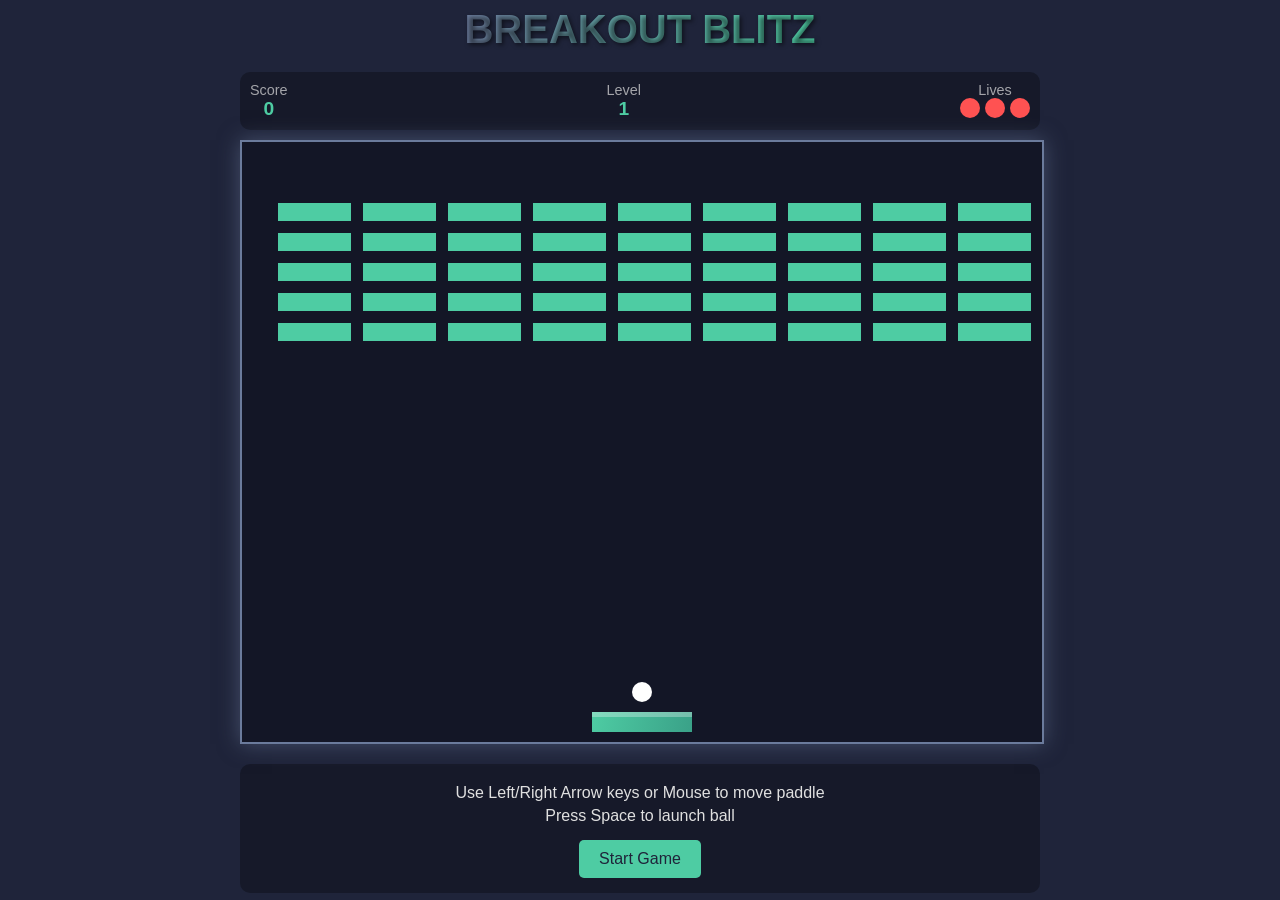
<file: files/projects/projectfiles/breakout-blitz.html>
<!DOCTYPE html>
<html lang="en">
<head>
    <meta charset="UTF-8">
    <meta name="viewport" content="width=device-width, initial-scale=1.0">
    <title>Breakout Blitz</title>
    <style>
        * {
            margin: 0;
            padding: 0;
            box-sizing: border-box;
        }
        body {
            background-color: #1f243a;
            display: flex;
            flex-direction: column;
            justify-content: center;
            align-items: center;
            height: 100vh;
            font-family: 'Arial', sans-serif;
            color: #e0e0e0;
            overflow: hidden;
        }
        #game-container {
            position: relative;
            width: 800px;
            max-width: 100%;
            margin: 0 auto;
        }
        canvas {
            background-color: #131626;
            border: 2px solid #6b7b9c;
            box-shadow: 0 0 20px rgba(107, 123, 156, 0.5);
            display: block;
            margin: 0 auto;
        }
        h1 {
            margin-bottom: 20px;
            text-align: center;
            font-size: 2.5rem;
            color: #6b7b9c;
            text-shadow: 2px 2px 4px rgba(0, 0, 0, 0.5);
            background: linear-gradient(90deg, #6b7b9c, #4ecca3);
            -webkit-background-clip: text;
            -webkit-text-fill-color: transparent;
            background-clip: text;
        }
        .controls {
            margin-top: 20px;
            text-align: center;
            background-color: rgba(0, 0, 0, 0.3);
            padding: 15px;
            border-radius: 10px;
            width: 800px;
            max-width: 100%;
        }
        .controls p {
            margin: 5px 0;
        }
        .status-bar {
            display: flex;
            justify-content: space-between;
            width: 800px;
            max-width: 100%;
            margin-bottom: 10px;
            padding: 10px;
            background-color: rgba(0, 0, 0, 0.3);
            border-radius: 10px;
        }
        .status-item {
            display: flex;
            flex-direction: column;
            align-items: center;
        }
        .status-label {
            font-size: 0.9rem;
            opacity: 0.7;
        }
        .status-value {
            font-size: 1.2rem;
            font-weight: bold;
            color: #4ecca3;
        }
        button {
            margin-top: 10px;
            padding: 10px 20px;
            background-color: #4ecca3;
            color: #1f243a;
            border: none;
            border-radius: 5px;
            font-size: 1rem;
            cursor: pointer;
            transition: all 0.3s ease;
        }
        button:hover {
            background-color: #3aa188;
            transform: scale(1.05);
        }
        #overlay {
            position: absolute;
            top: 0;
            left: 0;
            width: 100%;
            height: 100%;
            background-color: rgba(0, 0, 0, 0.7);
            display: flex;
            flex-direction: column;
            justify-content: center;
            align-items: center;
            z-index: 10;
            opacity: 0;
            visibility: hidden;
            transition: opacity 0.3s ease;
            border-radius: 10px;
        }
        #overlay.visible {
            opacity: 1;
            visibility: visible;
        }
        #overlay h2 {
            font-size: 2.5rem;
            color: #4ecca3;
            margin-bottom: 20px;
            text-align: center;
        }
        #overlay p {
            font-size: 1.2rem;
            margin-bottom: 30px;
            text-align: center;
            max-width: 80%;
        }
        .lives-container {
            display: flex;
            gap: 5px;
        }
        .life {
            width: 20px;
            height: 20px;
            background-color: #ff5252;
            border-radius: 50%;
            transition: all 0.3s ease;
        }
        .life.lost {
            background-color: rgba(255, 82, 82, 0.3);
        }
        .power-up {
            position: absolute;
            width: 30px;
            height: 30px;
            border-radius: 50%;
            display: flex;
            justify-content: center;
            align-items: center;
            font-weight: bold;
            font-size: 16px;
            animation: glow 1.5s ease-in-out infinite alternate;
        }
        @keyframes glow {
            from {
                box-shadow: 0 0 5px rgba(255, 255, 255, 0.5);
            }
            to {
                box-shadow: 0 0 20px rgba(255, 255, 255, 0.8);
            }
        }
        #level-message {
            position: absolute;
            top: 50%;
            left: 50%;
            transform: translate(-50%, -50%);
            background-color: rgba(0, 0, 0, 0.7);
            padding: 20px 40px;
            border-radius: 10px;
            font-size: 2rem;
            color: #4ecca3;
            z-index: 5;
            opacity: 0;
            transition: opacity 0.5s ease;
            text-align: center;
            pointer-events: none;
        }
        #level-message.visible {
            opacity: 1;
        }
        @media (max-width: 850px) {
            #game-container, canvas, .status-bar, .controls {
                width: 95vw;
            }
            canvas {
                height: auto;
            }
            h1 {
                font-size: 2rem;
            }
        }
    </style>
</head>
<body>
    <h1>BREAKOUT BLITZ</h1>
    
    <div class="status-bar">
        <div class="status-item">
            <div class="status-label">Score</div>
            <div class="status-value" id="score">0</div>
        </div>
        <div class="status-item">
            <div class="status-label">Level</div>
            <div class="status-value" id="level">1</div>
        </div>
        <div class="status-item">
            <div class="status-label">Lives</div>
            <div class="lives-container" id="lives-container">
                <div class="life"></div>
                <div class="life"></div>
                <div class="life"></div>
            </div>
        </div>
    </div>
    
    <div id="game-container">
        <canvas id="gameCanvas" width="800" height="600"></canvas>
        <div id="level-message"></div>
        <div id="overlay">
            <h2 id="overlay-title">Game Over</h2>
            <p id="overlay-message">Your score: 0</p>
            <button id="restart-btn">Play Again</button>
        </div>
    </div>
    
    <div class="controls">
        <p>Use Left/Right Arrow keys or Mouse to move paddle</p>
        <p>Press Space to launch ball</p>
        <button id="start-btn">Start Game</button>
    </div>

    <script>
        document.addEventListener('DOMContentLoaded', () => {
            // Canvas setup
            const canvas = document.getElementById('gameCanvas');
            const ctx = canvas.getContext('2d');
            
            // Game elements
            const scoreElement = document.getElementById('score');
            const levelElement = document.getElementById('level');
            const livesContainer = document.getElementById('lives-container');
            const startBtn = document.getElementById('start-btn');
            const restartBtn = document.getElementById('restart-btn');
            const overlay = document.getElementById('overlay');
            const overlayTitle = document.getElementById('overlay-title');
            const overlayMessage = document.getElementById('overlay-message');
            const levelMessage = document.getElementById('level-message');
            
            // Game constants
            const PADDLE_WIDTH = 100;
            const PADDLE_HEIGHT = 20;
            const PADDLE_SPEED = 10;
            const BALL_RADIUS = 10;
            const INITIAL_BALL_SPEED = 5;
            const BRICK_ROWS = 5;
            const BRICK_COLS = 10;
            const BRICK_WIDTH = 75;
            const BRICK_HEIGHT = 20;
            const BRICK_PADDING = 10;
            const BRICK_TOP_OFFSET = 60;
            const BRICK_LEFT_OFFSET = 35;
            const POWER_UP_CHANCE = 0.2;
            const POWER_UP_SPEED = 2;
            
            // Power-up types
            const POWER_UPS = {
                EXPAND: { color: '#4ecca3', symbol: 'E', effect: 'Expand Paddle' },
                SLOW: { color: '#ffcc00', symbol: 'S', effect: 'Slow Ball' },
                MULTI: { color: '#ff5252', symbol: 'M', effect: 'Multi-Ball' },
                LIFE: { color: '#ff69b4', symbol: 'L', effect: 'Extra Life' },
                LASER: { color: '#6b7b9c', symbol: 'Z', effect: 'Laser Paddle' }
            };
            
            // Game state
            let gameState = {
                running: false,
                level: 1,
                score: 0,
                lives: 3,
                activePowerUps: [],
                powerUpTimer: null,
                bricks: [],
                paddle: {
                    x: canvas.width / 2 - PADDLE_WIDTH / 2,
                    y: canvas.height - PADDLE_HEIGHT - 10,
                    width: PADDLE_WIDTH,
                    height: PADDLE_HEIGHT,
                    dx: 0,
                    speed: PADDLE_SPEED,
                    expanded: false,
                    laser: false
                },
                balls: [],
                powerUps: [],
                lasers: []
            };
            
            // Initialize the game
            function init() {
                createBricks();
                resetBall();
                resetPaddle();
                updateLivesDisplay();
                scoreElement.textContent = gameState.score;
                levelElement.textContent = gameState.level;
                
                clearTimeout(gameState.powerUpTimer);
                gameState.activePowerUps = [];
                gameState.powerUps = [];
                gameState.lasers = [];
                gameState.running = false;
                
                overlay.classList.remove('visible');
                
                // Draw initial state
                draw();
            }
            
            // Create brick layout
            function createBricks() {
                gameState.bricks = [];
                
                for (let row = 0; row < BRICK_ROWS; row++) {
                    for (let col = 0; col < BRICK_COLS; col++) {
                        // Calculate brick position
                        const x = col * (BRICK_WIDTH + BRICK_PADDING) + BRICK_LEFT_OFFSET;
                        const y = row * (BRICK_HEIGHT + BRICK_PADDING) + BRICK_TOP_OFFSET;
                        
                        // Determine brick properties based on level and row
                        let hits = 1;
                        let color = '#4ecca3';
                        
                        if (gameState.level > 1) {
                            if (row < 1) {
                                hits = Math.min(gameState.level, 3);
                                color = '#ff5252';
                            } else if (row < 2) {
                                hits = Math.min(gameState.level - 1, 2);
                                color = '#ffcc00';
                            }
                        }
                        
                        // Create brick object
                        gameState.bricks.push({
                            x,
                            y,
                            width: BRICK_WIDTH,
                            height: BRICK_HEIGHT,
                            visible: true,
                            hits,
                            maxHits: hits,
                            color,
                            hasPowerUp: Math.random() < POWER_UP_CHANCE
                        });
                    }
                }
            }
            
            // Reset ball to starting position
            function resetBall() {
                gameState.balls = [{
                    x: canvas.width / 2,
                    y: canvas.height - PADDLE_HEIGHT - BALL_RADIUS - 20,
                    dx: 0,
                    dy: 0,
                    radius: BALL_RADIUS,
                    speed: INITIAL_BALL_SPEED,
                    active: true,
                    launched: false
                }];
            }
            
            // Reset paddle to starting position
            function resetPaddle() {
                gameState.paddle.x = canvas.width / 2 - gameState.paddle.width / 2;
                gameState.paddle.y = canvas.height - PADDLE_HEIGHT - 10;
                gameState.paddle.expanded = false;
                gameState.paddle.laser = false;
                gameState.paddle.width = PADDLE_WIDTH;
            }
            
            // Update lives display
            function updateLivesDisplay() {
                const lifeElements = livesContainer.querySelectorAll('.life');
                
                for (let i = 0; i < lifeElements.length; i++) {
                    if (i < gameState.lives) {
                        lifeElements[i].classList.remove('lost');
                    } else {
                        lifeElements[i].classList.add('lost');
                    }
                }
            }
            
            // Launch the ball
            function launchBall() {
                if (!gameState.running) return;
                
                gameState.balls.forEach(ball => {
                    if (!ball.launched) {
                        // Random angle between -45 and 45 degrees (in radians)
                        const angle = (Math.random() * 90 - 45) * Math.PI / 180;
                        
                        ball.dx = ball.speed * Math.sin(angle);
                        ball.dy = -ball.speed * Math.cos(angle);
                        ball.launched = true;
                    }
                });
            }
            
            // Draw game elements
            function draw() {
                // Clear canvas
                ctx.clearRect(0, 0, canvas.width, canvas.height);
                
                // Draw bricks
                drawBricks();
                
                // Draw paddle
                drawPaddle();
                
                // Draw balls
                drawBalls();
                
                // Draw power-ups
                drawPowerUps();
                
                // Draw lasers
                drawLasers();
                
                // Draw active power-up effects
                drawPowerUpEffects();
            }
            
            // Draw bricks
            function drawBricks() {
                gameState.bricks.forEach(brick => {
                    if (brick.visible) {
                        ctx.fillStyle = brick.color;
                        
                        // Adjust color based on hits remaining
                        if (brick.maxHits > 1) {
                            const opacity = 0.4 + (0.6 * brick.hits / brick.maxHits);
                            ctx.fillStyle = brick.color + Math.floor(opacity * 255).toString(16).padStart(2, '0');
                        }
                        
                        ctx.fillRect(brick.x, brick.y, brick.width, brick.height);
                        
                        // Add highlight for multi-hit bricks
                        if (brick.hits > 1) {
                            ctx.font = '12px Arial';
                            ctx.fillStyle = '#ffffff';
                            ctx.textAlign = 'center';
                            ctx.textBaseline = 'middle';
                            ctx.fillText(brick.hits, brick.x + brick.width / 2, brick.y + brick.height / 2);
                        }
                        
                        // Add border
                        ctx.strokeStyle = '#131626';
                        ctx.lineWidth = 2;
                        ctx.strokeRect(brick.x, brick.y, brick.width, brick.height);
                    }
                });
            }
            
            // Draw paddle
            function drawPaddle() {
                // Create gradient for paddle
                const gradient = ctx.createLinearGradient(
                    gameState.paddle.x, 
                    gameState.paddle.y, 
                    gameState.paddle.x + gameState.paddle.width, 
                    gameState.paddle.y + gameState.paddle.height
                );
                
                if (gameState.paddle.laser) {
                    gradient.addColorStop(0, '#6b7b9c');
                    gradient.addColorStop(1, '#4ecca3');
                    
                    // Draw laser charging indicators
                    ctx.fillStyle = '#6b7b9c';
                    ctx.fillRect(gameState.paddle.x + 10, gameState.paddle.y - 5, 8, 5);
                    ctx.fillRect(gameState.paddle.x + gameState.paddle.width - 18, gameState.paddle.y - 5, 8, 5);
                } else {
                    gradient.addColorStop(0, '#4ecca3');
                    gradient.addColorStop(1, '#3aa188');
                }
                
                // Draw paddle body
                ctx.fillStyle = gradient;
                ctx.fillRect(gameState.paddle.x, gameState.paddle.y, gameState.paddle.width, gameState.paddle.height);
                
                // Add highlight
                ctx.fillStyle = 'rgba(255, 255, 255, 0.3)';
                ctx.fillRect(gameState.paddle.x, gameState.paddle.y, gameState.paddle.width, 5);
            }
            
            // Draw balls
            function drawBalls() {
                gameState.balls.forEach(ball => {
                    if (ball.active) {
                        ctx.beginPath();
                        ctx.arc(ball.x, ball.y, ball.radius, 0, Math.PI * 2);
                        ctx.fillStyle = '#ffffff';
                        ctx.fill();
                        ctx.closePath();
                        
                        // Add highlight
                        ctx.beginPath();
                        ctx.arc(ball.x - ball.radius * 0.3, ball.y - ball.radius * 0.3, ball.radius * 0.3, 0, Math.PI * 2);
                        ctx.fillStyle = 'rgba(255, 255, 255, 0.8)';
                        ctx.fill();
                        ctx.closePath();
                    }
                });
            }
            
            // Draw power-ups
            function drawPowerUps() {
                gameState.powerUps.forEach(powerUp => {
                    ctx.fillStyle = powerUp.color;
                    ctx.beginPath();
                    ctx.arc(powerUp.x, powerUp.y, powerUp.size, 0, Math.PI * 2);
                    ctx.fill();
                    ctx.closePath();
                    
                    // Draw power-up symbol
                    ctx.font = '16px Arial';
                    ctx.fillStyle = '#ffffff';
                    ctx.textAlign = 'center';
                    ctx.textBaseline = 'middle';
                    ctx.fillText(powerUp.symbol, powerUp.x, powerUp.y);
                });
            }
            
            // Draw lasers
            function drawLasers() {
                ctx.fillStyle = '#6b7b9c';
                
                gameState.lasers.forEach(laser => {
                    ctx.fillRect(laser.x, laser.y, laser.width, laser.height);
                    
                    // Add glow effect
                    ctx.shadowColor = '#6b7b9c';
                    ctx.shadowBlur = 10;
                    ctx.fillRect(laser.x, laser.y, laser.width, laser.height);
                    ctx.shadowBlur = 0;
                });
            }
            
            // Draw power-up effects indicators
            function drawPowerUpEffects() {
                if (gameState.activePowerUps.length > 0) {
                    ctx.font = '14px Arial';
                    ctx.fillStyle = '#ffffff';
                    ctx.textAlign = 'left';
                    ctx.textBaseline = 'top';
                    
                    let y = 10;
                    
                    gameState.activePowerUps.forEach(powerUp => {
                        ctx.fillStyle = powerUp.color;
                        ctx.fillText(`${powerUp.effect}`, 10, y);
                        y += 20;
                    });
                }
            }
            
            // Update game state
            function update() {
                if (!gameState.running) return;
                
                // Move paddle
                gameState.paddle.x += gameState.paddle.dx;
                
                // Keep paddle within canvas boundaries
                if (gameState.paddle.x < 0) {
                    gameState.paddle.x = 0;
                } else if (gameState.paddle.x + gameState.paddle.width > canvas.width) {
                    gameState.paddle.x = canvas.width - gameState.paddle.width;
                }
                
                // Update ball position
                updateBalls();
                
                // Update power-ups
                updatePowerUps();
                
                // Update lasers
                updateLasers();
                
                // Draw updated state
                draw();
                
                // Check if all bricks are destroyed
                checkLevelCompletion();
                
                // Request next frame
                requestAnimationFrame(update);
            }
            
            // Update all balls
            function updateBalls() {
                // Update ball positions and check for collisions
                gameState.balls.forEach((ball, index) => {
                    if (!ball.active) return;
                    
                    // If ball isn't launched, keep it on the paddle
                    if (!ball.launched) {
                        ball.x = gameState.paddle.x + gameState.paddle.width / 2;
                        return;
                    }
                    
                    // Move ball
                    ball.x += ball.dx;
                    ball.y += ball.dy;
                    
                    // Wall collision
                    if (ball.x - ball.radius < 0 || ball.x + ball.radius > canvas.width) {
                        ball.dx = -ball.dx;
                        // Keep ball within canvas
                        if (ball.x - ball.radius < 0) {
                            ball.x = ball.radius;
                        } else if (ball.x + ball.radius > canvas.width) {
                            ball.x = canvas.width - ball.radius;
                        }
                    }
                    
                    // Top wall collision
                    if (ball.y - ball.radius < 0) {
                        ball.dy = -ball.dy;
                        ball.y = ball.radius; // Keep ball within canvas
                    }
                    
                    // Bottom wall collision (ball lost)
                    if (ball.y + ball.radius > canvas.height) {
                        ball.active = false;
                        
                        // Check if it's the last active ball
                        const activeBalls = gameState.balls.filter(b => b.active);
                        if (activeBalls.length === 0) {
                            gameState.lives--;
                            updateLivesDisplay();
                            
                            if (gameState.lives <= 0) {
                                gameOver();
                            } else {
                                resetBall();
                                resetPaddle();
                            }
                        }
                    }
                    
                    // Paddle collision
                    if (
                        ball.y + ball.radius > gameState.paddle.y &&
                        ball.y - ball.radius < gameState.paddle.y + gameState.paddle.height &&
                        ball.x > gameState.paddle.x &&
                        ball.x < gameState.paddle.x + gameState.paddle.width
                    ) {
                        // Calculate ball position relative to paddle center (from -1 to 1)
                        const hitPosition = (ball.x - (gameState.paddle.x + gameState.paddle.width / 2)) / (gameState.paddle.width / 2);
                        
                        // Calculate new angle (more angle at edges, flatter in center)
                        const angle = hitPosition * Math.PI / 3; // 60 degrees max
                        
                        // Set new velocity
                        ball.dx = ball.speed * Math.sin(angle);
                        ball.dy = -ball.speed * Math.cos(angle);
                        
                        // Ensure ball doesn't get stuck in paddle
                        ball.y = gameState.paddle.y - ball.radius;
                    }
                    
                    // Brick collision
                    checkBrickCollisions(ball);
                });
                
                // Filter out inactive balls
                gameState.balls = gameState.balls.filter(ball => ball.active);
            }
            
            // Check ball collisions with bricks
            function checkBrickCollisions(ball) {
                gameState.bricks.forEach(brick => {
                    if (brick.visible && 
                        ball.x + ball.radius > brick.x && 
                        ball.x - ball.radius < brick.x + brick.width &&
                        ball.y + ball.radius > brick.y && 
                        ball.y - ball.radius < brick.y + brick.height) {
                        
                        // Determine which side of the brick the ball hit
                        const hitX = ball.x < brick.x ? brick.x : (ball.x > brick.x + brick.width ? brick.x + brick.width : ball.x);
                        const hitY = ball.y < brick.y ? brick.y : (ball.y > brick.y + brick.height ? brick.y + brick.height : ball.y);
                        
                        const distX = ball.x - hitX;
                        const distY = ball.y - hitY;
                        
                        // Horizontal or vertical collision?
                        if (Math.abs(distX) > Math.abs(distY)) {
                            ball.dx = -ball.dx;
                        } else {
                            ball.dy = -ball.dy;
                        }
                        
                        // Reduce brick hits
                        brick.hits--;
                        
                        // Award points
                        gameState.score += 10 * brick.maxHits;
                        scoreElement.textContent = gameState.score;
                        
                        // Check if brick is destroyed
                        if (brick.hits <= 0) {
                            brick.visible = false;
                            
                            // Release power-up if brick has one
                            if (brick.hasPowerUp) {
                                releasePowerUp(brick.x + brick.width / 2, brick.y + brick.height / 2);
                            }
                        }
                    }
                });
            }
            
            // Update power-ups
            function updatePowerUps() {
                gameState.powerUps.forEach((powerUp, index) => {
                    // Move power-up down
                    powerUp.y += POWER_UP_SPEED;
                    
                    // Check if power-up is caught by paddle
                    if (
                        powerUp.y + powerUp.size > gameState.paddle.y &&
                        powerUp.y - powerUp.size < gameState.paddle.y + gameState.paddle.height &&
                        powerUp.x + powerUp.size > gameState.paddle.x &&
                        powerUp.x - powerUp.size < gameState.paddle.x + gameState.paddle.width
                    ) {
                        // Apply power-up effect
                        applyPowerUp(powerUp);
                        
                        // Remove power-up
                        gameState.powerUps.splice(index, 1);
                    }
                    
                    // Remove power-up if it goes off-screen
                    if (powerUp.y - powerUp.size > canvas.height) {
                        gameState.powerUps.splice(index, 1);
                    }
                });
            }
            
            // Update lasers
            function updateLasers() {
                gameState.lasers.forEach((laser, laserIndex) => {
                    // Move laser up
                    laser.y -= laser.speed;
                    
                    // Check for brick collisions
                    gameState.bricks.forEach(brick => {
                        if (brick.visible && 
                            laser.x < brick.x + brick.width && 
                            laser.x + laser.width > brick.x && 
                            laser.y < brick.y + brick.height && 
                            laser.y + laser.height > brick.y) {
                            
                            // Reduce brick hits
                            brick.hits--;
                            
                            // Award points
                            gameState.score += 5 * brick.maxHits;
                            scoreElement.textContent = gameState.score;
                            
                            // Check if brick is destroyed
                            if (brick.hits <= 0) {
                                brick.visible = false;
                                
                                // Release power-up if brick has one
                                if (brick.hasPowerUp) {
                                    releasePowerUp(brick.x + brick.width / 2, brick.y + brick.height / 2);
                                }
                            }
                            
                            // Remove laser
                            gameState.lasers.splice(laserIndex, 1);
                        }
                    });
                    
                    // Remove laser if it goes off-screen
                    if (laser.y + laser.height < 0) {
                        gameState.lasers.splice(laserIndex, 1);
                    }
                });
            }
            
            // Release power-up from brick
            function releasePowerUp(x, y) {
                // Select random power-up
                const powerUpKeys = Object.keys(POWER_UPS);
                const powerUpType = powerUpKeys[Math.floor(Math.random() * powerUpKeys.length)];
                const powerUp = POWER_UPS[powerUpType];
                
                // Create power-up object
                gameState.powerUps.push({
                    x,
                    y,
                    size: 15,
                    color: powerUp.color,
                    symbol: powerUp.symbol,
                    type: powerUpType,
                    effect: powerUp.effect
                });
            }
            
            // Apply power-up effect
            function applyPowerUp(powerUp) {
                switch (powerUp.type) {
                    case 'EXPAND':
                        // Expand paddle
                        gameState.paddle.width = PADDLE_WIDTH * 1.5;
                        gameState.paddle.expanded = true;
                        break;
                    case 'SLOW':
                        // Slow balls
                        gameState.balls.forEach(ball => {
                            ball.speed = INITIAL_BALL_SPEED * 0.7;
                            // Adjust current velocity
                            const magnitude = Math.sqrt(ball.dx * ball.dx + ball.dy * ball.dy);
                            if (magnitude > 0) {
                                ball.dx = (ball.dx / magnitude) * ball.speed;
                                ball.dy = (ball.dy / magnitude) * ball.speed;
                            }
                        });
                        break;
                    case 'MULTI':
                        // Add extra balls
                        const activeBall = gameState.balls.find(ball => ball.active);
                        if (activeBall) {
                            // Create two new balls
                            for (let i = 0; i < 2; i++) {
                                const angle = (Math.random() * 120 - 60) * Math.PI / 180;
                                const newBall = {
                                    x: activeBall.x,
                                    y: activeBall.y,
                                    radius: BALL_RADIUS,
                                    dx: activeBall.speed * Math.sin(angle),
                                    dy: -activeBall.speed * Math.cos(angle),
                                    speed: activeBall.speed,
                                    active: true,
                                    launched: true
                                };
                                gameState.balls.push(newBall);
                            }
                        }
                        break;
                    case 'LIFE':
                        // Extra life
                        if (gameState.lives < 3) {
                            gameState.lives++;
                            updateLivesDisplay();
                        }
                        break;
                    case 'LASER':
                        // Enable laser paddle
                        gameState.paddle.laser = true;
                        break;
                }
                
                // Add to active power-ups
                gameState.activePowerUps.push({
                    type: powerUp.type,
                    color: powerUp.color,
                    effect: powerUp.effect
                });
                
                // Power-ups last for 15 seconds
                clearTimeout(gameState.powerUpTimer);
                gameState.powerUpTimer = setTimeout(() => {
                    resetPowerUps();
                }, 15000);
                
                // Show effect message
                showLevelMessage(powerUp.effect, 1500);
            }
            
            // Reset power-up effects
            function resetPowerUps() {
                gameState.paddle.width = PADDLE_WIDTH;
                gameState.paddle.expanded = false;
                gameState.paddle.laser = false;
                
                // Reset ball speeds
                gameState.balls.forEach(ball => {
                    ball.speed = INITIAL_BALL_SPEED;
                    // Adjust current velocity
                    const magnitude = Math.sqrt(ball.dx * ball.dx + ball.dy * ball.dy);
                    if (magnitude > 0) {
                        ball.dx = (ball.dx / magnitude) * ball.speed;
                        ball.dy = (ball.dy / magnitude) * ball.speed;
                    }
                });
                
                // Clear active power-ups
                gameState.activePowerUps = [];
            }
            
            // Fire lasers from paddle
            function fireLasers() {
                if (!gameState.paddle.laser) return;
                
                // Create two lasers (one from each side of the paddle)
                const laser1 = {
                    x: gameState.paddle.x + 15,
                    y: gameState.paddle.y - 20,
                    width: 4,
                    height: 20,
                    speed: 10
                };
                
                const laser2 = {
                    x: gameState.paddle.x + gameState.paddle.width - 19,
                    y: gameState.paddle.y - 20,
                    width: 4,
                    height: 20,
                    speed: 10
                };
                
                gameState.lasers.push(laser1, laser2);
            }
            
            // Check if level is complete
            function checkLevelCompletion() {
                const remainingBricks = gameState.bricks.filter(brick => brick.visible).length;
                
                if (remainingBricks === 0) {
                    levelComplete();
                }
            }
            
            // Level complete
            function levelComplete() {
                gameState.running = false;
                
                // Show level complete message
                overlayTitle.textContent = 'Level Complete!';
                overlayMessage.textContent = `Score: ${gameState.score}`;
                overlay.classList.add('visible');
                
                // Prepare for next level
                gameState.level++;
                levelElement.textContent = gameState.level;
                
                // Reset power-ups
                resetPowerUps();
            }
            
            // Game over
            function gameOver() {
                gameState.running = false;
                
                // Show game over message
                overlayTitle.textContent = 'Game Over';
                overlayMessage.textContent = `Final Score: ${gameState.score}`;
                overlay.classList.add('visible');
            }
            
            // Show temporary level message
            function showLevelMessage(text, duration) {
                levelMessage.textContent = text;
                levelMessage.classList.add('visible');
                
                setTimeout(() => {
                    levelMessage.classList.remove('visible');
                }, duration);
            }
            
            // Event listeners
            startBtn.addEventListener('click', () => {
                if (!gameState.running) {
                    init();
                    gameState.running = true;
                    startBtn.textContent = 'Pause Game';
                    update();
                } else {
                    gameState.running = false;
                    startBtn.textContent = 'Resume Game';
                }
            });
            
            restartBtn.addEventListener('click', () => {
                overlay.classList.remove('visible');
                if (gameState.lives <= 0) {
                    // Reset game
                    gameState.score = 0;
                    gameState.level = 1;
                    gameState.lives = 3;
                    scoreElement.textContent = gameState.score;
                    levelElement.textContent = gameState.level;
                }
                init();
                gameState.running = true;
                startBtn.textContent = 'Pause Game';
                update();
            });
            
            // Keyboard controls
            document.addEventListener('keydown', (e) => {
                if (e.key === 'ArrowLeft') {
                    gameState.paddle.dx = -gameState.paddle.speed;
                } else if (e.key === 'ArrowRight') {
                    gameState.paddle.dx = gameState.paddle.speed;
                } else if (e.key === ' ') {
                    launchBall();
                } else if (e.key === 'Control') {
                    fireLasers();
                }
            });
            
            document.addEventListener('keyup', (e) => {
                if (e.key === 'ArrowLeft' && gameState.paddle.dx < 0) {
                    gameState.paddle.dx = 0;
                } else if (e.key === 'ArrowRight' && gameState.paddle.dx > 0) {
                    gameState.paddle.dx = 0;
                }
            });
            
            // Mouse controls
            canvas.addEventListener('mousemove', (e) => {
                const rect = canvas.getBoundingClientRect();
                const mouseX = e.clientX - rect.left;
                
                // Set paddle position
                gameState.paddle.x = mouseX - gameState.paddle.width / 2;
                
                // Keep paddle within canvas boundaries
                if (gameState.paddle.x < 0) {
                    gameState.paddle.x = 0;
                } else if (gameState.paddle.x + gameState.paddle.width > canvas.width) {
                    gameState.paddle.x = canvas.width - gameState.paddle.width;
                }
            });
            
            canvas.addEventListener('click', () => {
                launchBall();
            });
            
            // Initialize the game
            init();
        });
    </script>
</body>
</html>
</file>
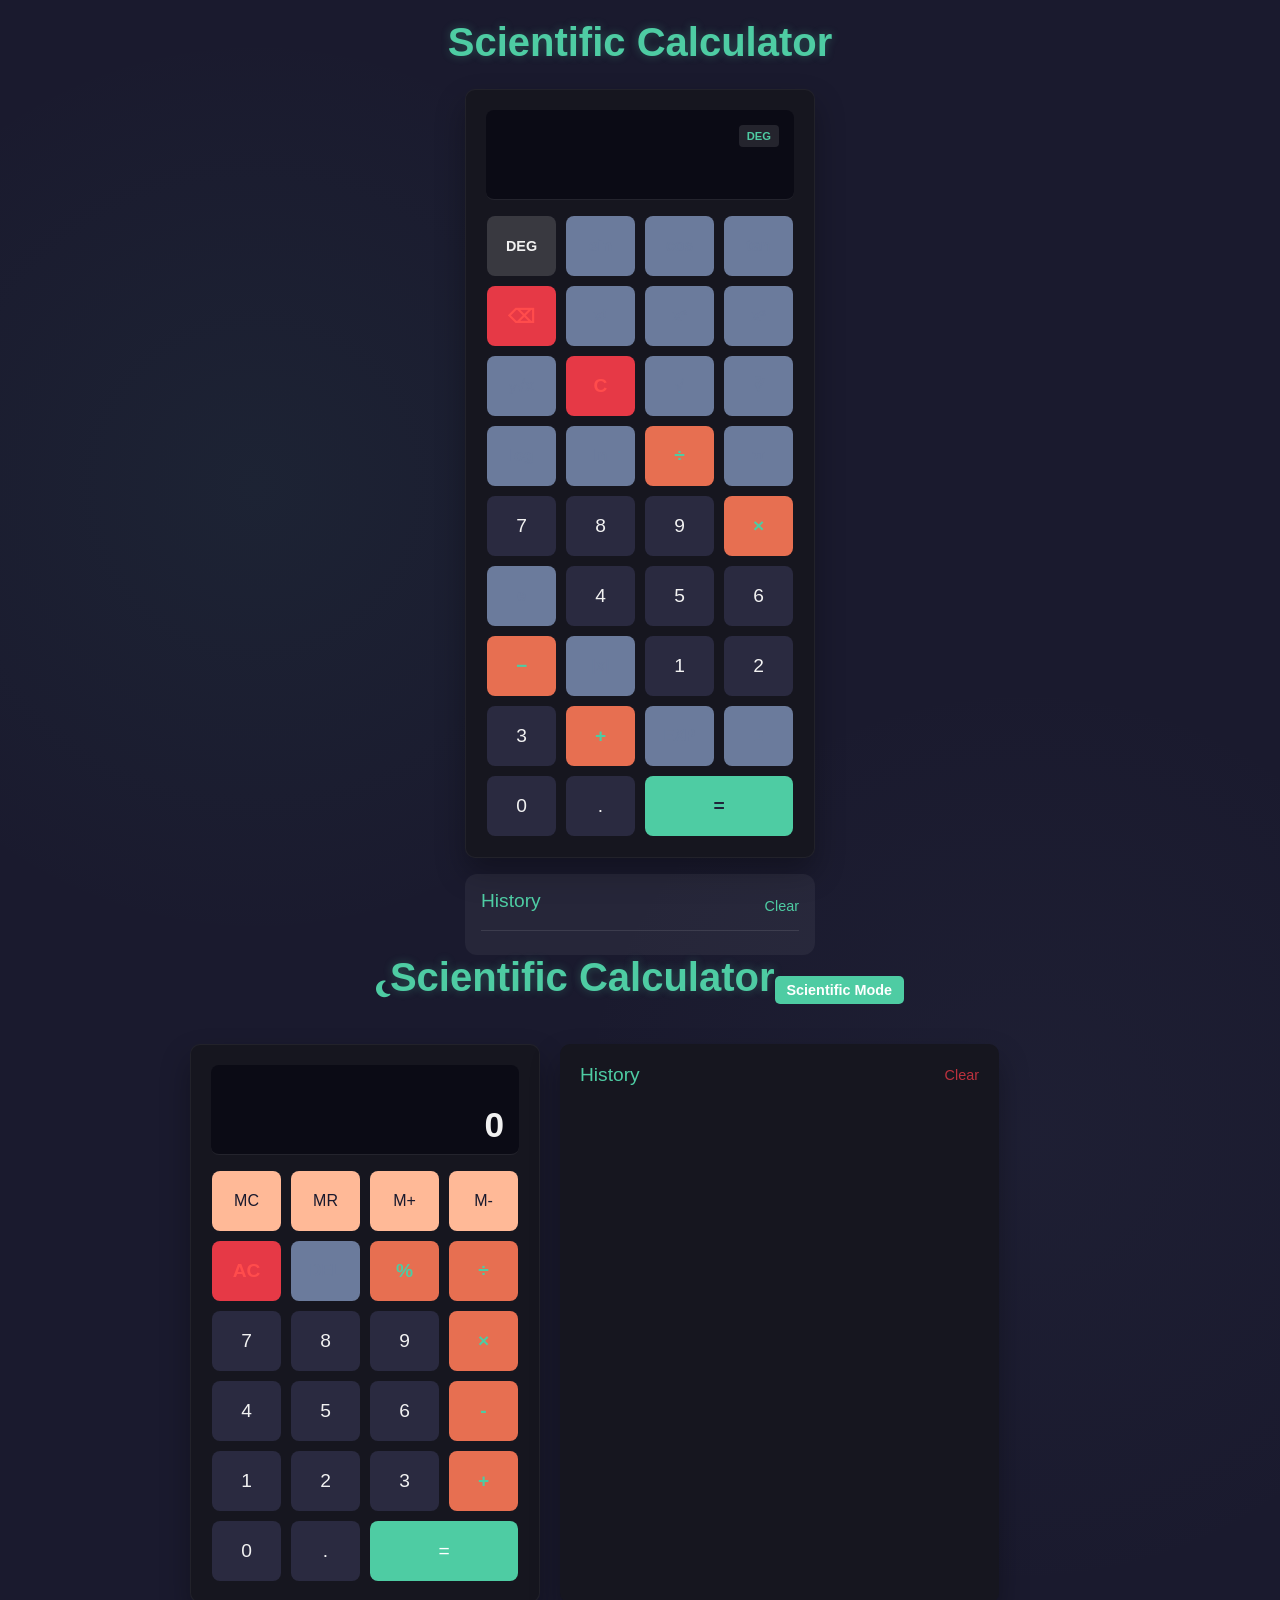
<file: files/projects/projectfiles/calculator.html>
<!DOCTYPE html>
<html lang="en">
<head>
    <meta charset="UTF-8">
    <meta name="viewport" content="width=device-width, initial-scale=1.0">
    <title>Scientific Calculator</title>
    <style>
        :root {
            --primary-color: #6b7b9c;
            --secondary-color: #4ecca3;
            --dark-color: #1f243a;
            --darker-color: #12151e;
            --light-color: #e0e0e0;
            --accent-color: #ff8c42;
            --button-color: rgba(255, 255, 255, 0.1);
            --operator-color: rgba(255, 140, 66, 0.3);
            --function-color: rgba(107, 123, 156, 0.3);
            --equal-color: rgba(78, 204, 163, 0.7);
            --clear-color: rgba(255, 76, 76, 0.3);
        }
        
        * {
            margin: 0;
            padding: 0;
            box-sizing: border-box;
        }
        
        body {
            font-family: 'Segoe UI', Tahoma, Geneva, Verdana, sans-serif;
            background-color: var(--dark-color);
            color: var(--light-color);
            min-height: 100vh;
            display: flex;
            flex-direction: column;
            align-items: center;
            padding: 2rem 1rem;
            background-image: 
                radial-gradient(circle at 20% 30%, rgba(78, 204, 163, 0.05) 0%, transparent 30%),
                radial-gradient(circle at 80% 70%, rgba(107, 123, 156, 0.05) 0%, transparent 30%);
        }
        
        h1 {
            font-size: 2.5rem;
            color: var(--secondary-color);
            margin-bottom: 1.5rem;
            text-shadow: 0 0 10px rgba(78, 204, 163, 0.3);
        }
        
        .calculator {
            width: 100%;
            max-width: 350px;
            background-color: var(--darker-color);
            border-radius: 12px;
            overflow: hidden;
            box-shadow: 0 10px 30px rgba(0, 0, 0, 0.3);
            border: 1px solid rgba(255, 255, 255, 0.05);
        }
        
        .display {
            background-color: rgba(255, 255, 255, 0.05);
            padding: 1.5rem;
            text-align: right;
            border-bottom: 1px solid rgba(255, 255, 255, 0.1);
        }
        
        .sub-display {
            font-size: 1rem;
            color: rgba(255, 255, 255, 0.5);
            min-height: 1.5rem;
            margin-bottom: 0.5rem;
            overflow: hidden;
            white-space: nowrap;
            text-overflow: ellipsis;
        }
        
        .main-display {
            font-size: 2.5rem;
            font-weight: bold;
            color: var(--light-color);
            overflow: hidden;
            white-space: nowrap;
            text-overflow: ellipsis;
        }
        
        .buttons {
            display: grid;
            grid-template-columns: repeat(5, 1fr);
            gap: 1px;
            padding: 1px;
        }
        
        .button {
            display: flex;
            justify-content: center;
            align-items: center;
            height: 60px;
            background-color: var(--button-color);
            border: none;
            color: var(--light-color);
            font-size: 1.2rem;
            cursor: pointer;
            transition: all 0.3s ease;
            user-select: none;
        }
        
        .button:hover {
            background-color: rgba(255, 255, 255, 0.2);
        }
        
        .button:active {
            background-color: rgba(255, 255, 255, 0.3);
            transform: scale(0.98);
        }
        
        .button.operator {
            background-color: var(--operator-color);
            color: var(--accent-color);
            font-weight: bold;
        }
        
        .button.function {
            background-color: var(--function-color);
            color: var(--primary-color);
            font-weight: bold;
        }
        
        .button.equal {
            background-color: var(--equal-color);
            color: var(--dark-color);
            font-weight: bold;
            grid-column: span 2;
        }
        
        .button.clear, .button.backspace {
            background-color: var(--clear-color);
            color: #ff4c4c;
            font-weight: bold;
        }
        
        .button.mode {
            background-color: rgba(255, 255, 255, 0.15);
            font-size: 0.9rem;
            font-weight: bold;
        }
        
        .history-panel {
            width: 100%;
            max-width: 350px;
            background-color: rgba(255, 255, 255, 0.05);
            border-radius: 12px;
            margin-top: 1rem;
            padding: 1rem;
            max-height: 200px;
            overflow-y: auto;
        }
        
        .history-header {
            display: flex;
            justify-content: space-between;
            align-items: center;
            margin-bottom: 0.5rem;
            padding-bottom: 0.5rem;
            border-bottom: 1px solid rgba(255, 255, 255, 0.1);
        }
        
        .history-title {
            font-size: 1.2rem;
            color: var(--secondary-color);
        }
        
        .history-clear {
            background: none;
            border: none;
            color: var(--accent-color);
            cursor: pointer;
            font-size: 0.9rem;
        }
        
        .history-items {
            list-style-type: none;
        }
        
        .history-item {
            padding: 0.5rem 0;
            border-bottom: 1px solid rgba(255, 255, 255, 0.05);
        }
        
        .history-expression {
            color: rgba(255, 255, 255, 0.5);
            font-size: 0.9rem;
        }
        
        .history-result {
            color: var(--light-color);
            font-size: 1.1rem;
            font-weight: bold;
        }
        
        .mode-indicator {
            background-color: rgba(255, 255, 255, 0.1);
            border-radius: 4px;
            padding: 0.3rem 0.5rem;
            font-size: 0.7rem;
            font-weight: bold;
            margin-bottom: 0.3rem;
            display: inline-block;
            color: var(--secondary-color);
        }
        
        /* Responsive adjustments */
        @media (max-width: 400px) {
            .calculator {
                max-width: 320px;
            }
            
            .history-panel {
                max-width: 320px;
            }
            
            .button {
                height: 55px;
                font-size: 1.1rem;
            }
            
            .main-display {
                font-size: 2.2rem;
            }
        }
        
        @media (max-width: 320px) {
            .calculator {
                max-width: 290px;
            }
            
            .history-panel {
                max-width: 290px;
            }
            
            .button {
                height: 50px;
                font-size: 1rem;
            }
            
            .main-display {
                font-size: 2rem;
            }
        }
    </style>
</head>
<body>
    <h1>Scientific Calculator</h1>
    
    <div class="calculator">
        <div class="display">
            <div class="mode-indicator" id="mode-indicator">DEG</div>
            <div class="sub-display" id="sub-display"></div>
            <div class="main-display" id="main-display">0</div>
        </div>
        
        <div class="buttons">
            <!-- Row 1 -->
            <button class="button mode" data-action="toggle-deg-rad">DEG</button>
            <button class="button function" data-function="sin">sin</button>
            <button class="button function" data-function="cos">cos</button>
            <button class="button function" data-function="tan">tan</button>
            <button class="button backspace" data-action="backspace">⌫</button>
            
            <!-- Row 2 -->
            <button class="button function" data-function="factorial">x!</button>
            <button class="button function" data-function="pow" data-value="2">x²</button>
            <button class="button function" data-function="pow" data-value="3">x³</button>
            <button class="button function" data-function="pow"><sup>y</sup>√x</button>
            <button class="button clear" data-action="clear">C</button>
            
            <!-- Row 3 -->
            <button class="button function" data-function="sqrt">√</button>
            <button class="button function" data-function="cbrt">∛</button>
            <button class="button function" data-function="log">log</button>
            <button class="button function" data-function="ln">ln</button>
            <button class="button operator" data-operator="/">÷</button>
            
            <!-- Row 4 -->
            <button class="button function" data-function="pi">π</button>
            <button class="button" data-number="7">7</button>
            <button class="button" data-number="8">8</button>
            <button class="button" data-number="9">9</button>
            <button class="button operator" data-operator="*">×</button>
            
            <!-- Row 5 -->
            <button class="button function" data-function="e">e</button>
            <button class="button" data-number="4">4</button>
            <button class="button" data-number="5">5</button>
            <button class="button" data-number="6">6</button>
            <button class="button operator" data-operator="-">−</button>
            
            <!-- Row 6 -->
            <button class="button function" data-function="abs">|x|</button>
            <button class="button" data-number="1">1</button>
            <button class="button" data-number="2">2</button>
            <button class="button" data-number="3">3</button>
            <button class="button operator" data-operator="+">+</button>
            
            <!-- Row 7 -->
            <button class="button function" data-function="exp">EXP</button>
            <button class="button function" data-function="toggle-sign">±</button>
            <button class="button" data-number="0">0</button>
            <button class="button" data-number=".">.</button>
            <button class="button equal" data-action="calculate">=</button>
        </div>
    </div>
    
    <div class="history-panel">
        <div class="history-header">
            <div class="history-title">History</div>
            <button class="history-clear" id="clear-history">Clear</button>
        </div>
        <ul class="history-items" id="history-items">
            <!-- History items will be added here -->
        </ul>
    </div>
    
    <script>
        document.addEventListener('DOMContentLoaded', function() {
            // DOM Elements
            const mainDisplay = document.getElementById('main-display');
            const subDisplay = document.getElementById('sub-display');
            const modeIndicator = document.getElementById('mode-indicator');
            const historyItems = document.getElementById('history-items');
            const clearHistoryBtn = document.getElementById('clear-history');
            
            // Calculator state
            let currentInput = '0';
            let previousInput = '';
            let operation = null;
            let shouldResetInput = false;
            let calculationMemory = [];
            let inRadianMode = false;
            
            // Event listeners for buttons
            document.querySelectorAll('.button').forEach(button => {
                button.addEventListener('click', () => {
                    const number = button.getAttribute('data-number');
                    const operator = button.getAttribute('data-operator');
                    const action = button.getAttribute('data-action');
                    const mathFunction = button.getAttribute('data-function');
                    const functionValue = button.getAttribute('data-value');
                    
                    if (number) {
                        inputNumber(number);
                    } else if (operator) {
                        inputOperator(operator);
                    } else if (action) {
                        performAction(action);
                    } else if (mathFunction) {
                        applyMathFunction(mathFunction, functionValue);
                    }
                    
                    // Update display
                    updateDisplay();
                });
            });
            
            // Clear history button
            clearHistoryBtn.addEventListener('click', clearHistory);
            
            // Initialize display
            updateDisplay();
            
            // Keyboard input
            document.addEventListener('keydown', handleKeyboardInput);
            
            // Handle keyboard input
            function handleKeyboardInput(event) {
                const key = event.key;
                
                // Numbers and decimal point
                if (/[0-9.]/.test(key)) {
                    event.preventDefault();
                    inputNumber(key);
                }
                // Operators
                else if (['+', '-', '*', '/', '%'].includes(key)) {
                    event.preventDefault();
                    inputOperator(key);
                }
                // Enter/Equal key
                else if (key === 'Enter' || key === '=') {
                    event.preventDefault();
                    performAction('calculate');
                }
                // Backspace
                else if (key === 'Backspace') {
                    event.preventDefault();
                    performAction('backspace');
                }
                // Escape/Clear
                else if (key === 'Escape') {
                    event.preventDefault();
                    performAction('clear');
                }
                
                // Update display
                updateDisplay();
            }
            
            // Input a number or decimal point
            function inputNumber(number) {
                if (shouldResetInput) {
                    currentInput = '';
                    shouldResetInput = false;
                }
                
                // Handle decimal point
                if (number === '.' && currentInput.includes('.')) {
                    return; // Prevent multiple decimal points
                }
                
                // Replace initial 0 with number unless it's a decimal point
                if (currentInput === '0' && number !== '.') {
                    currentInput = number;
                } else {
                    currentInput += number;
                }
            }
            
            // Input an operator
            function inputOperator(op) {
                if (currentInput !== '') {
                    if (previousInput !== '') {
                        // If there's a pending operation, calculate it first
                        calculate();
                    }
                    
                    previousInput = currentInput;
                    operation = op;
                    shouldResetInput = true;
                    
                    // Update sub-display
                    updateSubDisplay();
                } else if (previousInput !== '' && operation) {
                    // Change the operator if it's already set
                    operation = op;
                    updateSubDisplay();
                }
            }
            
            // Perform an action (clear, backspace, calculate)
            function performAction(action) {
                switch (action) {
                    case 'clear':
                        clearCalculator();
                        break;
                    case 'backspace':
                        backspace();
                        break;
                    case 'calculate':
                        calculate();
                        break;
                    case 'toggle-deg-rad':
                        toggleDegreeRadianMode();
                        break;
                }
            }
            
            // Apply a mathematical function
            function applyMathFunction(func, value) {
                if (currentInput === '') return;
                
                let number = parseFloat(currentInput);
                let result;
                
                switch (func) {
                    case 'sin':
                        if (!inRadianMode) {
                            number = (number * Math.PI) / 180; // Convert to radians
                        }
                        result = Math.sin(number);
                        addToHistory(`sin(${currentInput})`, result.toString());
                        break;
                    case 'cos':
                        if (!inRadianMode) {
                            number = (number * Math.PI) / 180; // Convert to radians
                        }
                        result = Math.cos(number);
                        addToHistory(`cos(${currentInput})`, result.toString());
                        break;
                    case 'tan':
                        if (!inRadianMode) {
                            number = (number * Math.PI) / 180; // Convert to radians
                        }
                        result = Math.tan(number);
                        addToHistory(`tan(${currentInput})`, result.toString());
                        break;
                    case 'sqrt':
                        if (number < 0) {
                            result = 'Error';
                        } else {
                            result = Math.sqrt(number);
                            addToHistory(`√(${currentInput})`, result.toString());
                        }
                        break;
                    case 'cbrt':
                        result = Math.cbrt(number);
                        addToHistory(`∛(${currentInput})`, result.toString());
                        break;
                    case 'pow':
                        if (value) {
                            result = Math.pow(number, parseInt(value));
                            addToHistory(`${currentInput}^${value}`, result.toString());
                        } else {
                            // This is for custom power - store current value and wait for the next input
                            previousInput = currentInput;
                            operation = 'pow';
                            shouldResetInput = true;
                            updateSubDisplay();
                            return;
                        }
                        break;
                    case 'log':
                        if (number <= 0) {
                            result = 'Error';
                        } else {
                            result = Math.log10(number);
                            addToHistory(`log(${currentInput})`, result.toString());
                        }
                        break;
                    case 'ln':
                        if (number <= 0) {
                            result = 'Error';
                        } else {
                            result = Math.log(number);
                            addToHistory(`ln(${currentInput})`, result.toString());
                        }
                        break;
                    case 'factorial':
                        if (number < 0 || !Number.isInteger(number)) {
                            result = 'Error';
                        } else {
                            result = factorial(number);
                            addToHistory(`${currentInput}!`, result.toString());
                        }
                        break;
                    case 'pi':
                        result = Math.PI;
                        addToHistory(`π`, result.toString());
                        break;
                    case 'e':
                        result = Math.E;
                        addToHistory(`e`, result.toString());
                        break;
                    case 'abs':
                        result = Math.abs(number);
                        addToHistory(`|${currentInput}|`, result.toString());
                        break;
                    case 'exp':
                        // Handle scientific notation (EXP)
                        previousInput = currentInput;
                        operation = 'exp';
                        shouldResetInput = true;
                        updateSubDisplay();
                        return;
                    case 'toggle-sign':
                        result = -number;
                        break;
                }
                
                if (result === 'Error') {
                    currentInput = 'Error';
                } else {
                    currentInput = result.toString();
                }
                
                shouldResetInput = true;
            }
            
            // Calculate factorial
            function factorial(n) {
                if (n === 0 || n === 1) return 1;
                
                let result = 1;
                for (let i = 2; i <= n; i++) {
                    result *= i;
                }
                
                return result;
            }
            
            // Clear calculator state
            function clearCalculator() {
                currentInput = '0';
                previousInput = '';
                operation = null;
                shouldResetInput = false;
                subDisplay.textContent = '';
            }
            
            // Remove the last character from current input
            function backspace() {
                if (currentInput === 'Error') {
                    currentInput = '0';
                } else if (currentInput.length > 1) {
                    currentInput = currentInput.slice(0, -1);
                } else {
                    currentInput = '0';
                }
            }
            
            // Calculate the result
            function calculate() {
                if (previousInput === '' || operation === null) return;
                
                let result;
                const prev = parseFloat(previousInput);
                const current = parseFloat(currentInput);
                
                switch (operation) {
                    case '+':
                        result = prev + current;
                        break;
                    case '-':
                        result = prev - current;
                        break;
                    case '*':
                        result = prev * current;
                        break;
                    case '/':
                        if (current === 0) {
                            result = 'Error';
                        } else {
                            result = prev / current;
                        }
                        break;
                    case 'pow':
                        result = Math.pow(prev, current);
                        break;
                    case 'exp':
                        result = prev * Math.pow(10, current);
                        break;
                }
                
                // Add to history
                if (result !== 'Error') {
                    let operationSymbol = operation;
                    if (operation === '*') operationSymbol = '×';
                    if (operation === '/') operationSymbol = '÷';
                    if (operation === 'pow') operationSymbol = '^';
                    if (operation === 'exp') operationSymbol = 'E';
                    
                    addToHistory(`${previousInput} ${operationSymbol} ${currentInput}`, result.toString());
                }
                
                // Update state
                if (result === 'Error') {
                    currentInput = 'Error';
                } else {
                    currentInput = result.toString();
                }
                
                previousInput = '';
                operation = null;
                shouldResetInput = true;
                
                // Clear sub-display after calculation
                subDisplay.textContent = '';
            }
            
            // Toggle between degrees and radians mode
            function toggleDegreeRadianMode() {
                inRadianMode = !inRadianMode;
                modeIndicator.textContent = inRadianMode ? 'RAD' : 'DEG';
                
                // Update the button text
                const modeBtn = document.querySelector('[data-action="toggle-deg-rad"]');
                modeBtn.textContent = inRadianMode ? 'RAD' : 'DEG';
            }
            
            // Update the main display
            function updateDisplay() {
                if (currentInput === 'Error') {
                    mainDisplay.textContent = 'Error';
                } else {
                    mainDisplay.textContent = formatNumber(currentInput);
                }
            }
            
            // Update the sub-display (showing the operation)
            function updateSubDisplay() {
                if (previousInput !== '' && operation) {
                    let operationSymbol = operation;
                    if (operation === '*') operationSymbol = '×';
                    if (operation === '/') operationSymbol = '÷';
                    if (operation === 'pow') operationSymbol = '^';
                    if (operation === 'exp') operationSymbol = 'E';
                    
                    subDisplay.textContent = `${formatNumber(previousInput)} ${operationSymbol}`;
                } else {
                    subDisplay.textContent = '';
                }
            }
            
            // Format numbers for display
            function formatNumber(number) {
                // If it's not a valid number string, return as is
                if (isNaN(parseFloat(number)) && number !== '.') return number;
                
                // If it's a decimal in progress (like "0." or "3."), don't format
                if (number.endsWith('.')) return number;
                
                // If it contains an exponential notation, process separately
                if (number.includes('e')) {
                    const parts = number.split('e');
                    return `${formatNumber(parts[0])}e${parts[1]}`;
                }
                
                // Split into integer and decimal parts
                const parts = number.split('.');
                
                // Format integer part with thousand separators
                parts[0] = parts[0].replace(/\B(?=(\d{3})+(?!\d))/g, ',');
                
                // Rejoin with decimal part if it exists
                return parts.length > 1 ? `${parts[0]}.${parts[1]}` : parts[0];
            }
            
            // Add a calculation to history
            function addToHistory(expression, result) {
                // Create new history item
                const historyItem = document.createElement('li');
                historyItem.className = 'history-item';
                
                const expressionElement = document.createElement('div');
                expressionElement.className = 'history-expression';
                expressionElement.textContent = expression;
                
                const resultElement = document.createElement('div');
                resultElement.className = 'history-result';
                resultElement.textContent = formatNumber(result);
                
                historyItem.appendChild(expressionElement);
                historyItem.appendChild(resultElement);
                
                // Add to history list
                historyItems.insertBefore(historyItem, historyItems.firstChild);
                
                // Store in memory
                calculationMemory.unshift({ expression, result });
                
                // Limit history to 10 items
                if (calculationMemory.length > 10) {
                    calculationMemory.pop();
                    
                    // Remove last DOM element if there are more than 10
                    if (historyItems.children.length > 10) {
                        historyItems.removeChild(historyItems.lastChild);
                    }
                }
                
                // Add click event to history item
                historyItem.addEventListener('click', () => {
                    currentInput = result;
                    updateDisplay();
                });
            }
            
            // Clear calculation history
            function clearHistory() {
                historyItems.innerHTML = '';
                calculationMemory = [];
            }
        });
    </script>
</body>
</html>
<!DOCTYPE html>
<html lang="en">
<head>
    <meta charset="UTF-8">
    <meta name="viewport" content="width=device-width, initial-scale=1.0">
    <title>Scientific Calculator</title>
    <style>
        :root {
            --primary-bg: #1a1a2e;
            --calculator-bg: #16161f;
            --button-bg: #2a2a40;
            --button-hover: #3a3a56;
            --button-active: #4e4e74;
            --display-bg: #0b0b15;
            --text-color: #f1f1f1;
            --accent-color: #4ecca3;
            --operator-color: #e76f51;
            --function-color: #6b7b9c;
            --memory-color: #ffb997;
            --equal-color: #4ecca3;
            --clear-color: #e63946;
            --history-bg: #16161f;
            --font-family: 'Segoe UI', Arial, sans-serif;
            --shadow-color: rgba(0, 0, 0, 0.3);
        }

        /* Light Theme */
        .light-theme {
            --primary-bg: #f5f5f5;
            --calculator-bg: #ffffff;
            --button-bg: #e6e6e6;
            --button-hover: #d4d4d4;
            --button-active: #b8b8b8;
            --display-bg: #f9f9f9;
            --text-color: #333333;
            --accent-color: #3aa789;
            --operator-color: #d05745;
            --function-color: #4a5c82;
            --memory-color: #e4a38c;
            --equal-color: #3aa789;
            --clear-color: #d32f2f;
            --history-bg: #f9f9f9;
            --shadow-color: rgba(0, 0, 0, 0.1);
        }

        * {
            margin: 0;
            padding: 0;
            box-sizing: border-box;
        }

        body {
            font-family: var(--font-family);
            background-color: var(--primary-bg);
            display: flex;
            flex-direction: column;
            justify-content: center;
            align-items: center;
            min-height: 100vh;
            color: var(--text-color);
            padding: 20px;
            transition: 0.3s background-color;
        }

        .calculator-container {
            display: flex;
            width: 100%;
            max-width: 900px;
            gap: 20px;
            margin-top: 20px;
            flex-direction: column;
        }

        @media (min-width: 768px) {
            .calculator-container {
                flex-direction: row;
            }
        }

        .calculator {
            background-color: var(--calculator-bg);
            border-radius: 10px;
            box-shadow: 0 15px 30px var(--shadow-color);
            padding: 20px;
            display: flex;
            flex-direction: column;
            gap: 15px;
            flex: 1;
            transition: 0.3s background-color, 0.3s box-shadow;
        }

        .history {
            background-color: var(--history-bg);
            border-radius: 10px;
            box-shadow: 0 15px 30px var(--shadow-color);
            padding: 20px;
            width: 100%;
            flex: 0.5;
            display: flex;
            flex-direction: column;
            transition: 0.3s background-color, 0.3s box-shadow;
        }

        @media (max-width: 767px) {
            .history {
                max-height: 200px;
            }
        }

        .history-title {
            font-size: 1.2rem;
            margin-bottom: 10px;
            display: flex;
            justify-content: space-between;
            align-items: center;
        }

        .clear-history {
            background: none;
            border: none;
            color: var(--clear-color);
            cursor: pointer;
            font-size: 0.9rem;
            opacity: 0.8;
            transition: 0.3s opacity;
        }

        .clear-history:hover {
            opacity: 1;
        }

        .history-list {
            overflow-y: auto;
            flex-grow: 1;
            scrollbar-width: thin;
            scrollbar-color: var(--button-bg) transparent;
        }

        .history-list::-webkit-scrollbar {
            width: 6px;
        }

        .history-list::-webkit-scrollbar-track {
            background: transparent;
        }

        .history-list::-webkit-scrollbar-thumb {
            background-color: var(--button-bg);
            border-radius: 6px;
        }

        .history-item {
            padding: 8px 0;
            border-bottom: 1px solid rgba(255, 255, 255, 0.1);
            cursor: pointer;
            transition: 0.2s all;
        }

        .light-theme .history-item {
            border-bottom: 1px solid rgba(0, 0, 0, 0.1);
        }

        .history-item:hover {
            background-color: rgba(255, 255, 255, 0.05);
        }

        .light-theme .history-item:hover {
            background-color: rgba(0, 0, 0, 0.05);
        }

        .history-expression {
            font-size: 0.85rem;
            color: var(--text-color);
            opacity: 0.7;
        }

        .history-result {
            font-size: 1.1rem;
            color: var(--accent-color);
        }

        .display {
            background-color: var(--display-bg);
            border-radius: 8px;
            padding: 15px;
            height: 90px;
            display: flex;
            flex-direction: column;
            justify-content: space-between;
            align-items: flex-end;
            word-break: break-all;
            text-align: right;
            transition: 0.3s background-color;
        }

        .previous-operand {
            font-size: 1.2rem;
            color: var(--text-color);
            opacity: 0.7;
            height: 30px;
            overflow-x: auto;
            white-space: nowrap;
            width: 100%;
            scrollbar-width: none;
            -ms-overflow-style: none;
        }

        .previous-operand::-webkit-scrollbar {
            display: none;
        }

        .current-operand {
            font-size: 2.2rem;
            font-weight: bold;
            width: 100%;
            overflow-x: auto;
            scrollbar-width: none;
            -ms-overflow-style: none;
            white-space: nowrap;
        }

        .current-operand::-webkit-scrollbar {
            display: none;
        }

        .buttons {
            display: grid;
            grid-template-columns: repeat(4, 1fr);
            gap: 10px;
        }

        /* Scientific mode adds more columns */
        .scientific .buttons {
            grid-template-columns: repeat(5, 1fr);
        }

        .button {
            background-color: var(--button-bg);
            border: none;
            border-radius: 8px;
            color: var(--text-color);
            font-size: 1.2rem;
            height: 60px;
            cursor: pointer;
            transition: 0.2s all;
            display: flex;
            justify-content: center;
            align-items: center;
        }

        .button:hover {
            background-color: var(--button-hover);
            transform: translateY(-2px);
        }

        .button:active {
            background-color: var(--button-active);
            transform: translateY(0);
        }

        .operator {
            background-color: var(--operator-color);
            color: white;
        }

        .function {
            background-color: var(--function-color);
            color: white;
            font-size: 1rem;
        }

        .memory {
            background-color: var(--memory-color);
            color: var(--primary-bg);
            font-size: 1rem;
        }

        .equals {
            background-color: var(--equal-color);
            color: white;
            grid-column: span 2;
        }

        .scientific .equals {
            grid-column: span 1;
        }

        .clear {
            background-color: var(--clear-color);
            color: white;
        }

        .top-controls {
            display: flex;
            justify-content: space-between;
            align-items: center;
        }

        .theme-toggle {
            background: none;
            border: none;
            color: var(--accent-color);
            font-size: 1.2rem;
            cursor: pointer;
            transition: 0.3s transform;
        }

        .theme-toggle:hover {
            transform: rotate(30deg);
        }

        .mode-toggle {
            background-color: var(--accent-color);
            color: white;
            border: none;
            border-radius: 5px;
            padding: 6px 12px;
            font-size: 0.9rem;
            font-weight: bold;
            cursor: pointer;
            transition: 0.3s background-color, 0.3s transform;
        }

        .mode-toggle:hover {
            transform: translateY(-2px);
            background-color: var(--equal-color);
        }

        /* Adjustments for scientific mode */
        .hidden {
            display: none;
        }
    </style>
    <!-- Font Awesome for icons -->
    <link 
        rel="stylesheet" 
        href="https://cdnjs.cloudflare.com/ajax/libs/font-awesome/6.4.0/css/all.min.css" 
        integrity="sha512-iecdLmaskl7CVkqkXNQ/ZH/XLlvWZOJyj7Yy7tcenmpD1ypASozpmT/E0iPtmFIB46ZmdtAc9eNBvH0H/ZpiBw==" 
        crossorigin="anonymous" 
        referrerpolicy="no-referrer"
    />
</head>
<body>
    <div class="top-controls">
        <button id="theme-toggle" class="theme-toggle" title="Toggle Light/Dark Theme">
            <i class="fas fa-moon"></i>
        </button>
        <h1>Scientific Calculator</h1>
        <button id="mode-toggle" class="mode-toggle">
            Scientific Mode
        </button>
    </div>

    <div class="calculator-container">
        <div id="calculator" class="calculator">
            <div class="display">
                <div class="previous-operand" id="previous-operand"></div>
                <div class="current-operand" id="current-operand">0</div>
            </div>
            <div class="buttons">
                <!-- Row 1 - Scientific Functions - Initially Hidden -->
                <button data-function="sin" class="button function scientific-only hidden">sin</button>
                <button data-function="cos" class="button function scientific-only hidden">cos</button>
                <button data-function="tan" class="button function scientific-only hidden">tan</button>
                <button data-function="log" class="button function scientific-only hidden">log</button>
                <button data-function="ln" class="button function scientific-only hidden">ln</button>
                
                <!-- Row 2 - More Scientific Functions -->
                <button data-function="sqrt" class="button function scientific-only hidden">√</button>
                <button data-function="square" class="button function scientific-only hidden">x²</button>
                <button data-function="cube" class="button function scientific-only hidden">x³</button>
                <button data-function="power" class="button function scientific-only hidden">xʸ</button>
                <button data-function="factorial" class="button function scientific-only hidden">n!</button>
                
                <!-- Row 3 - Even More Scientific Functions -->
                <button data-function="pi" class="button function scientific-only hidden">π</button>
                <button data-function="e" class="button function scientific-only hidden">e</button>
                <button data-memory="mod" class="button memory scientific-only hidden">mod</button>
                <button data-memory="exp" class="button memory scientific-only hidden">EXP</button>
                <button data-function="reciprocal" class="button function scientific-only hidden">1/x</button>
                
                <!-- Standard Calculator Buttons -->
                <button data-memory="mc" class="button memory">MC</button>
                <button data-memory="mr" class="button memory">MR</button>
                <button data-memory="m-plus" class="button memory">M+</button>
                <button data-memory="m-minus" class="button memory">M-</button>
                
                <button data-all-clear class="button clear">AC</button>
                <button data-delete class="button function">DEL</button>
                <button data-operator="%" class="button operator">%</button>
                <button data-operator="÷" class="button operator">÷</button>
                
                <button data-number="7" class="button">7</button>
                <button data-number="8" class="button">8</button>
                <button data-number="9" class="button">9</button>
                <button data-operator="×" class="button operator">×</button>
                
                <button data-number="4" class="button">4</button>
                <button data-number="5" class="button">5</button>
                <button data-number="6" class="button">6</button>
                <button data-operator="-" class="button operator">-</button>
                
                <button data-number="1" class="button">1</button>
                <button data-number="2" class="button">2</button>
                <button data-number="3" class="button">3</button>
                <button data-operator="+" class="button operator">+</button>
                
                <button data-number="0" class="button">0</button>
                <button data-number="." class="button">.</button>
                <button data-equals class="button equals">=</button>
            </div>
        </div>

        <div class="history">
            <div class="history-title">
                <span>History</span>
                <button id="clear-history" class="clear-history">Clear</button>
            </div>
            <div id="history-list" class="history-list"></div>
        </div>
    </div>

    <script>
        document.addEventListener('DOMContentLoaded', function() {
            // DOM Elements
            const previousOperandElement = document.getElementById('previous-operand');
            const currentOperandElement = document.getElementById('current-operand');
            const numberButtons = document.querySelectorAll('[data-number]');
            const operatorButtons = document.querySelectorAll('[data-operator]');
            const equalsButton = document.querySelector('[data-equals]');
            const allClearButton = document.querySelector('[data-all-clear]');
            const deleteButton = document.querySelector('[data-delete]');
            const functionButtons = document.querySelectorAll('[data-function]');
            const memoryButtons = document.querySelectorAll('[data-memory]');
            const themeToggleButton = document.getElementById('theme-toggle');
            const modeToggleButton = document.getElementById('mode-toggle');
            const calculatorElement = document.getElementById('calculator');
            const scientificOnlyElements = document.querySelectorAll('.scientific-only');
            const historyList = document.getElementById('history-list');
            const clearHistoryButton = document.getElementById('clear-history');
            
            // Calculator state
            let currentOperand = '0';
            let previousOperand = '';
            let operation = undefined;
            let shouldResetScreen = false;
            let memory = 0;
            let isScientificMode = false;
            let history = [];
            
            // Initialize the calculator
            function init() {
                loadSettings();
                loadHistory();
                updateDisplay();
                
                // Add event listeners
                numberButtons.forEach(button => {
                    button.addEventListener('click', () => appendNumber(button.dataset.number));
                });
                
                operatorButtons.forEach(button => {
                    button.addEventListener('click', () => selectOperation(button.dataset.operator));
                });
                
                equalsButton.addEventListener('click', evaluate);
                allClearButton.addEventListener('click', clear);
                deleteButton.addEventListener('click', deleteNumber);
                
                functionButtons.forEach(button => {
                    button.addEventListener('click', () => executeFunction(button.dataset.function));
                });
                
                memoryButtons.forEach(button => {
                    button.addEventListener('click', () => handleMemory(button.dataset.memory));
                });
                
                themeToggleButton.addEventListener('click', toggleTheme);
                modeToggleButton.addEventListener('click', toggleMode);
                clearHistoryButton.addEventListener('click', clearHistory);
                
                // Keyboard support
                document.addEventListener('keydown', handleKeyboard);
            }
            
            // Load settings from local storage
            function loadSettings() {
                // Theme setting
                const theme = localStorage.getItem('calculator-theme');
                if (theme === 'light') {
                    document.body.classList.add('light-theme');
                    themeToggleButton.innerHTML = '<i class="fas fa-sun"></i>';
                }
                
                // Scientific mode setting
                const mode = localStorage.getItem('calculator-mode');
                if (mode === 'scientific') {
                    isScientificMode = true;
                    toggleScientificElements();
                    modeToggleButton.textContent = 'Standard Mode';
                    calculatorElement.classList.add('scientific');
                }
            }
            
            // Load calculation history from local storage
            function loadHistory() {
                const savedHistory = localStorage.getItem('calculator-history');
                if (savedHistory) {
                    history = JSON.parse(savedHistory);
                    renderHistory();
                }
            }
            
            // Clear the calculator
            function clear() {
                currentOperand = '0';
                previousOperand = '';
                operation = undefined;
                updateDisplay();
            }
            
            // Append a number to the current operand
            function appendNumber(number) {
                if (shouldResetScreen) {
                    currentOperand = '';
                    shouldResetScreen = false;
                }
                
                // Prevent multiple decimal points
                if (number === '.' && currentOperand.includes('.')) return;
                
                // Replace initial 0 unless it's a decimal point
                if (currentOperand === '0' && number !== '.') {
                    currentOperand = number;
                } else {
                    currentOperand += number;
                }
                
                updateDisplay();
            }
            
            // Delete the last digit
            function deleteNumber() {
                if (currentOperand.length === 1) {
                    currentOperand = '0';
                } else {
                    currentOperand = currentOperand.slice(0, -1);
                }
                updateDisplay();
            }
            
            // Select an operation
            function selectOperation(operator) {
                if (currentOperand === '') return;
                
                if (previousOperand !== '') {
                    evaluate();
                }
                
                operation = operator;
                previousOperand = currentOperand;
                currentOperand = '';
                updateDisplay();
            }
            
            // Evaluate the expression
            function evaluate() {
                if (operation === undefined || shouldResetScreen) return;
                
                const prev = parseFloat(previousOperand);
                const current = parseFloat(currentOperand);
                
                if (isNaN(prev) || isNaN(current)) return;
                
                let computation;
                const expression = `${prev} ${operation} ${current}`;
                
                switch (operation) {
                    case '+':
                        computation = prev + current;
                        break;
                    case '-':
                        computation = prev - current;
                        break;
                    case '×':
                        computation = prev * current;
                        break;
                    case '÷':
                        if (current === 0) {
                            currentOperand = 'Error';
                            previousOperand = '';
                            operation = undefined;
                            updateDisplay();
                            return;
                        }
                        computation = prev / current;
                        break;
                    case '%':
                        computation = prev % current;
                        break;
                    default:
                        return;
                }
                
                // Add to history
                addToHistory(expression, computation);
                
                currentOperand = computation.toString();
                operation = undefined;
                previousOperand = '';
                shouldResetScreen = true;
                updateDisplay();
            }
            
            // Execute scientific functions
            function executeFunction(func) {
                if (currentOperand === '') return;
                
                const num = parseFloat(currentOperand);
                let result;
                let expression;
                
                switch (func) {
                    case 'sin':
                        expression = `sin(${num})`;
                        result = Math.sin(num * Math.PI / 180); // Convert to radians
                        break;
                    case 'cos':
                        expression = `cos(${num})`;
                        result = Math.cos(num * Math.PI / 180);
                        break;
                    case 'tan':
                        expression = `tan(${num})`;
                        result = Math.tan(num * Math.PI / 180);
                        break;
                    case 'log':
                        expression = `log(${num})`;
                        result = Math.log10(num);
                        break;
                    case 'ln':
                        expression = `ln(${num})`;
                        result = Math.log(num);
                        break;
                    case 'sqrt':
                        expression = `√(${num})`;
                        result = Math.sqrt(num);
                        break;
                    case 'square':
                        expression = `(${num})²`;
                        result = num * num;
                        break;
                    case 'cube':
                        expression = `(${num})³`;
                        result = num * num * num;
                        break;
                    case 'reciprocal':
                        expression = `1/(${num})`;
                        result = 1 / num;
                        break;
                    case 'factorial':
                        expression = `${num}!`;
                        result = factorial(num);
                        break;
                    case 'pi':
                        currentOperand = Math.PI.toString();
                        updateDisplay();
                        return;
                    case 'e':
                        currentOperand = Math.E.toString();
                        updateDisplay();
                        return;
                    case 'power':
                        previousOperand = currentOperand;
                        operation = '^';
                        currentOperand = '';
                        updateDisplay();
                        return;
                    default:
                        return;
                }
                
                if (isNaN(result) || !isFinite(result)) {
                    currentOperand = 'Error';
                } else {
                    // Add to history
                    addToHistory(expression, result);
                    currentOperand = result.toString();
                }
                
                shouldResetScreen = true;
                updateDisplay();
            }
            
            // Calculate factorial
            function factorial(n) {
                if (n < 0) return NaN;
                if (n <= 1) return 1;
                
                let result = 1;
                for (let i = 2; i <= n; i++) {
                    result *= i;
                    // Check for overflow
                    if (!isFinite(result)) return Infinity;
                }
                return result;
            }
            
            // Handle memory operations
            function handleMemory(operation) {
                switch (operation) {
                    case 'mc': // Memory Clear
                        memory = 0;
                        break;
                    case 'mr': // Memory Recall
                        currentOperand = memory.toString();
                        break;
                    case 'm-plus': // Memory Add
                        memory += parseFloat(currentOperand);
                        shouldResetScreen = true;
                        break;
                    case 'm-minus': // Memory Subtract
                        memory -= parseFloat(currentOperand);
                        shouldResetScreen = true;
                        break;
                    case 'mod': // Modulo
                        if (previousOperand === '') {
                            previousOperand = currentOperand;
                            operation = '%';
                            currentOperand = '';
                        }
                        break;
                    case 'exp': // Exponent notation
                        if (!currentOperand.includes('e')) {
                            currentOperand += 'e+0';
                        }
                        break;
                }
                
                updateDisplay();
            }
            
            // Toggle between light and dark theme
            function toggleTheme() {
                const body = document.body;
                body.classList.toggle('light-theme');
                
                if (body.classList.contains('light-theme')) {
                    localStorage.setItem('calculator-theme', 'light');
                    themeToggleButton.innerHTML = '<i class="fas fa-sun"></i>';
                } else {
                    localStorage.setItem('calculator-theme', 'dark');
                    themeToggleButton.innerHTML = '<i class="fas fa-moon"></i>';
                }
            }
            
            // Toggle between standard and scientific mode
            function toggleMode() {
                isScientificMode = !isScientificMode;
                
                if (isScientificMode) {
                    localStorage.setItem('calculator-mode', 'scientific');
                    modeToggleButton.textContent = 'Standard Mode';
                    calculatorElement.classList.add('scientific');
                } else {
                    localStorage.setItem('calculator-mode', 'standard');
                    modeToggleButton.textContent = 'Scientific Mode';
                    calculatorElement.classList.remove('scientific');
                }
                
                toggleScientificElements();
            }
            
            // Show/hide scientific calculator elements
            function toggleScientificElements() {
                scientificOnlyElements.forEach(element => {
                    element.classList.toggle('hidden', !isScientificMode);
                });
            }
            
            // Add calculation to history
            function addToHistory(expression, result) {
                // Format the result to prevent extremely long numbers
                let formattedResult;
                if (typeof result === 'number') {
                    formattedResult = result.toString().length > 10 
                        ? result.toPrecision(10) 
                        : result;
                } else {
                    formattedResult = result;
                }
                
                const historyItem = {
                    expression,
                    result: formattedResult
                };
                
                history.unshift(historyItem); // Add to beginning
                
                // Limit history length
                if (history.length > 20) {
                    history.pop(); // Remove oldest
                }
                
                // Save to localStorage
                localStorage.setItem('calculator-history', JSON.stringify(history));
                
                // Update history display
                renderHistory();
            }
            
            // Render history items
            function renderHistory() {
                historyList.innerHTML = '';
                
                history.forEach(item => {
                    const historyItem = document.createElement('div');
                    historyItem.className = 'history-item';
                    historyItem.innerHTML = `
                        <div class="history-expression">${item.expression}</div>
                        <div class="history-result">${item.result}</div>
                    `;
                    
                    // Make history items clickable to recall
                    historyItem.addEventListener('click', () => {
                        currentOperand = item.result.toString();
                        updateDisplay();
                    });
                    
                    historyList.appendChild(historyItem);
                });
            }
            
            // Clear calculation history
            function clearHistory() {
                history = [];
                localStorage.removeItem('calculator-history');
                renderHistory();
            }
            
            // Handle keyboard input
            function handleKeyboard(e) {
                e.preventDefault();
                
                // Numbers
                if (/^\d$/.test(e.key)) {
                    appendNumber(e.key);
                }
                
                // Operators
                switch (e.key) {
                    case '+':
                        selectOperation('+');
                        break;
                    case '-':
                        selectOperation('-');
                        break;
                    case '*':
                        selectOperation('×');
                        break;
                    case '/':
                        selectOperation('÷');
                        break;
                    case '%':
                        selectOperation('%');
                        break;
                    case '.':
                    case ',':
                        appendNumber('.');
                        break;
                    case 'Enter':
                    case '=':
                        evaluate();
                        break;
                    case 'Backspace':
                        deleteNumber();
                        break;
                    case 'Escape':
                        clear();
                        break;
                }
            }
            
            // Update the display
            function updateDisplay() {
                currentOperandElement.textContent = currentOperand;
                
                if (operation != null) {
                    previousOperandElement.textContent = `${previousOperand} ${operation}`;
                } else {
                    previousOperandElement.textContent = previousOperand;
                }
            }
            
            // Initialize the calculator
            init();
        });
    </script>
</body>
</html>
</file>
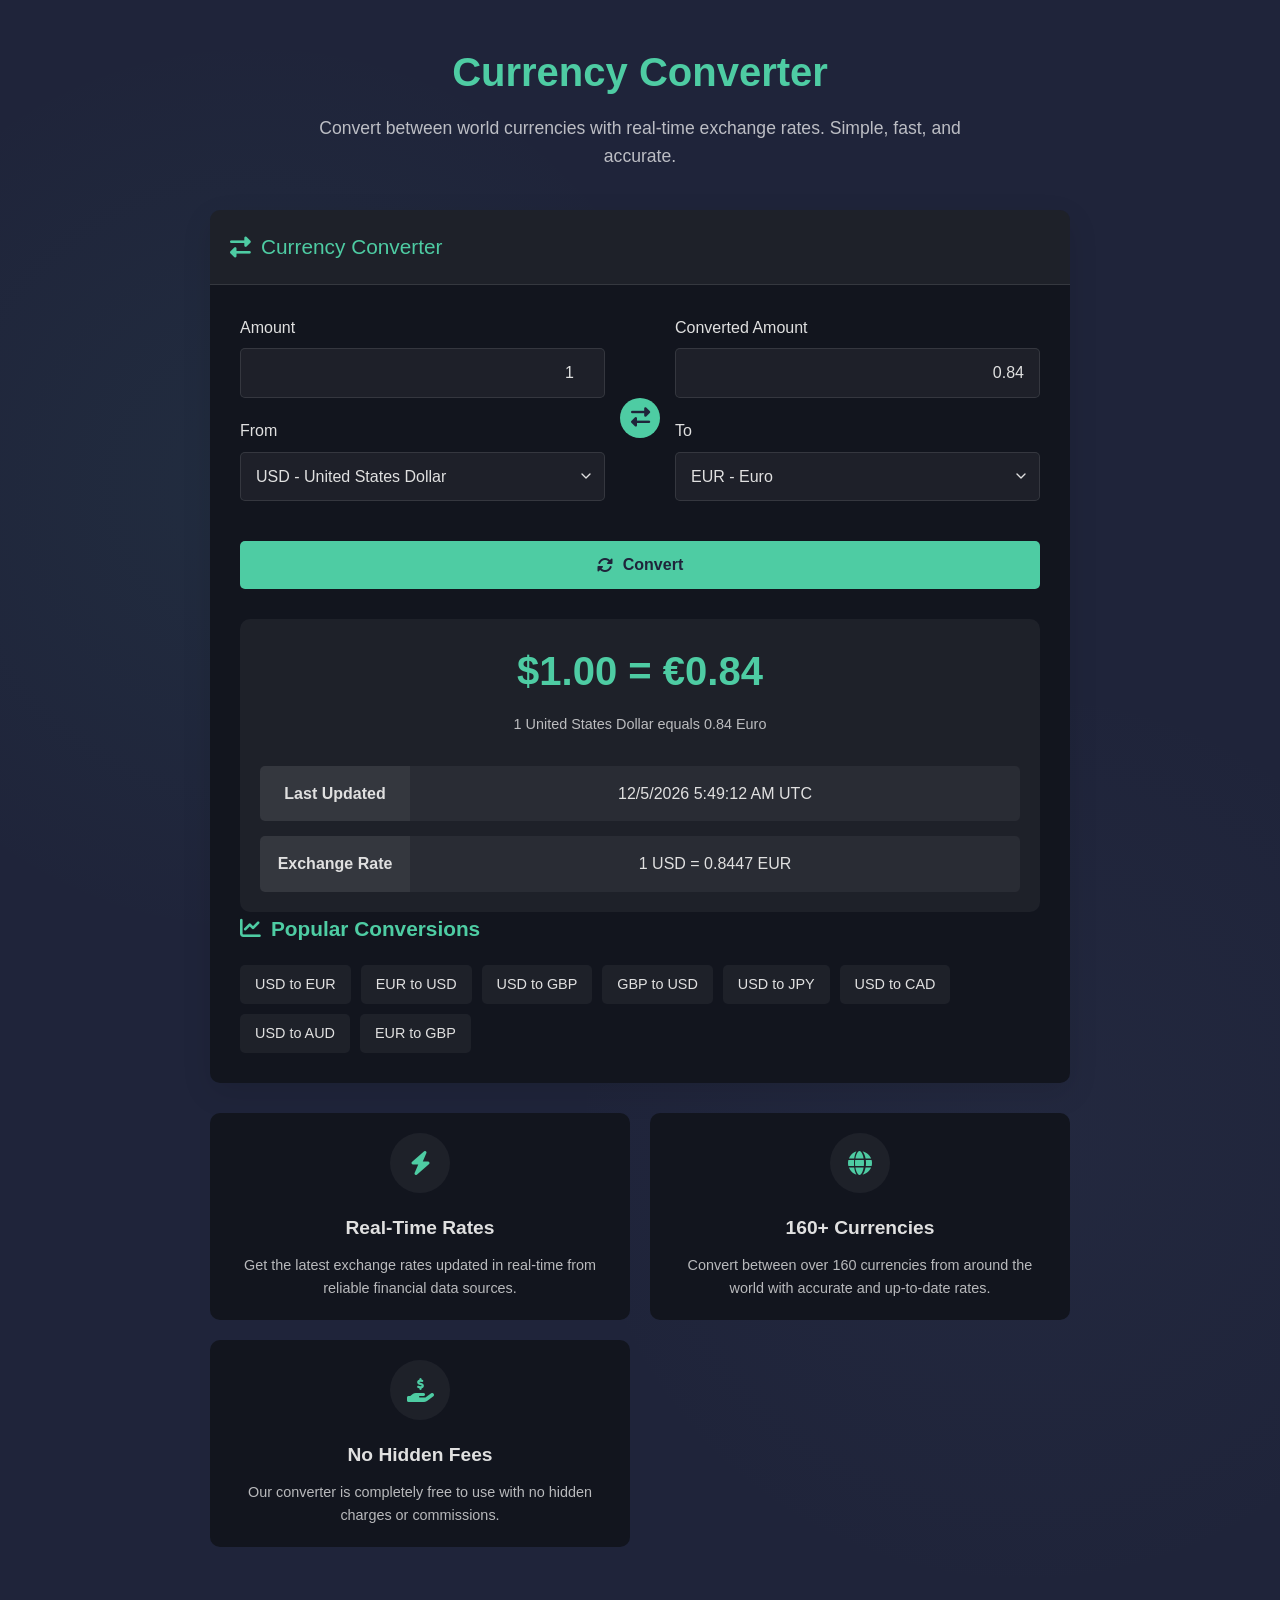
<file: files/projects/projectfiles/currency-converter.html>
<!DOCTYPE html>
<html lang="en">
<head>
    <meta charset="UTF-8">
    <meta name="viewport" content="width=device-width, initial-scale=1.0">
    <title>Currency Converter</title>
    <style>
        :root {
            --primary-color: #6b7b9c;
            --secondary-color: #4ecca3;
            --dark-color: #1f243a;
            --darker-color: #12151e;
            --light-color: #e0e0e0;
            --accent-color: #ff8c42;
        }
        
        * {
            margin: 0;
            padding: 0;
            box-sizing: border-box;
        }
        
        body {
            font-family: 'Segoe UI', Tahoma, Geneva, Verdana, sans-serif;
            background-color: var(--dark-color);
            color: var(--light-color);
            line-height: 1.6;
            min-height: 100vh;
            display: flex;
            flex-direction: column;
            padding: 20px;
            background-image: 
                radial-gradient(circle at 20% 30%, rgba(78, 204, 163, 0.05) 0%, transparent 30%),
                radial-gradient(circle at 80% 70%, rgba(107, 123, 156, 0.05) 0%, transparent 30%);
        }
        
        .container {
            max-width: 900px;
            margin: 0 auto;
            width: 100%;
            padding: 20px;
        }
        
        header {
            text-align: center;
            margin-bottom: 40px;
        }
        
        h1 {
            font-size: 2.5rem;
            color: var(--secondary-color);
            margin-bottom: 10px;
        }
        
        p.lead {
            color: rgba(255, 255, 255, 0.7);
            font-size: 1.1rem;
            max-width: 700px;
            margin: 0 auto;
        }
        
        .converter-container {
            background-color: var(--darker-color);
            border-radius: 10px;
            box-shadow: 0 10px 30px rgba(0, 0, 0, 0.1);
            overflow: hidden;
            margin-bottom: 30px;
        }
        
        .converter-header {
            background-color: rgba(255, 255, 255, 0.05);
            padding: 20px;
            border-bottom: 1px solid rgba(255, 255, 255, 0.1);
        }
        
        .converter-title {
            display: flex;
            align-items: center;
            font-size: 1.3rem;
            color: var(--secondary-color);
        }
        
        .converter-title i {
            margin-right: 10px;
        }
        
        .converter-body {
            padding: 30px;
        }
        
        .conversion-form {
            display: grid;
            grid-template-columns: 1fr auto 1fr;
            gap: 15px;
            align-items: end;
        }
        
        .form-group {
            margin-bottom: 20px;
        }
        
        .form-label {
            display: block;
            margin-bottom: 8px;
            font-weight: 500;
            color: var(--light-color);
        }
        
        .form-control {
            width: 100%;
            padding: 15px;
            background-color: rgba(255, 255, 255, 0.05);
            border: 1px solid rgba(255, 255, 255, 0.1);
            border-radius: 5px;
            color: var(--light-color);
            font-size: 1rem;
            transition: all 0.3s ease;
        }
        
        .form-control:focus {
            outline: none;
            border-color: var(--secondary-color);
            box-shadow: 0 0 0 2px rgba(78, 204, 163, 0.2);
        }
        
        .currency-select {
            appearance: none;
            background-image: url("data:image/svg+xml,%3Csvg xmlns='http://www.w3.org/2000/svg' width='24' height='24' viewBox='0 0 24 24' fill='none' stroke='%23e0e0e0' stroke-width='2' stroke-linecap='round' stroke-linejoin='round'%3E%3Cpolyline points='6 9 12 15 18 9'%3E%3C/polyline%3E%3C/svg%3E");
            background-repeat: no-repeat;
            background-position: right 10px center;
            background-size: 16px;
            padding-right: 40px;
        }
        
        .amount-input {
            text-align: right;
        }
        
        .currency-flag {
            width: 24px;
            height: 16px;
            margin-right: 10px;
            vertical-align: middle;
            border-radius: 2px;
            box-shadow: 0 0 0 1px rgba(0, 0, 0, 0.1);
        }
        
        .swap-button {
            background-color: var(--secondary-color);
            border: none;
            border-radius: 50%;
            width: 40px;
            height: 40px;
            display: flex;
            align-items: center;
            justify-content: center;
            color: var(--dark-color);
            font-size: 1.2rem;
            cursor: pointer;
            transition: all 0.3s ease;
            align-self: center;
        }
        
        .swap-button:hover {
            background-color: var(--accent-color);
            transform: rotate(180deg);
        }
        
        .conversion-result {
            margin-top: 30px;
            background-color: rgba(255, 255, 255, 0.05);
            border-radius: 10px;
            padding: 20px;
            text-align: center;
            display: none;
        }
        
        .result-value {
            font-size: 2.5rem;
            font-weight: bold;
            color: var(--secondary-color);
            margin-bottom: 10px;
        }
        
        .result-info {
            color: rgba(255, 255, 255, 0.7);
            font-size: 0.9rem;
        }
        
        .conversion-rates {
            margin-top: 20px;
            display: grid;
            grid-template-columns: repeat(auto-fill, minmax(250px, 1fr));
            gap: 15px;
        }
        
        .rate-card {
            background-color: rgba(255, 255, 255, 0.05);
            border-radius: 10px;
            padding: 15px;
            display: flex;
            align-items: center;
            transition: all 0.3s ease;
        }
        
        .rate-card:hover {
            transform: translateY(-3px);
            background-color: rgba(255, 255, 255, 0.1);
        }
        
        .rate-flag {
            width: 40px;
            height: 30px;
            border-radius: 5px;
            margin-right: 15px;
            object-fit: cover;
            box-shadow: 0 0 0 1px rgba(0, 0, 0, 0.1);
        }
        
        .rate-info {
            flex: 1;
        }
        
        .rate-currency {
            font-weight: 600;
            margin-bottom: 5px;
            display: flex;
            align-items: center;
            justify-content: space-between;
        }
        
        .rate-code {
            color: var(--secondary-color);
        }
        
        .rate-value {
            color: var(--accent-color);
            font-weight: 700;
        }
        
        .rate-name {
            font-size: 0.8rem;
            color: rgba(255, 255, 255, 0.7);
            white-space: nowrap;
            overflow: hidden;
            text-overflow: ellipsis;
        }
        
        .convert-button {
            background-color: var(--secondary-color);
            border: none;
            border-radius: 5px;
            padding: 15px 30px;
            color: var(--dark-color);
            font-size: 1rem;
            font-weight: 600;
            cursor: pointer;
            transition: all 0.3s ease;
            margin-top: 20px;
            width: 100%;
            display: flex;
            align-items: center;
            justify-content: center;
            gap: 10px;
        }
        
        .convert-button:hover {
            background-color: var(--accent-color);
            transform: translateY(-3px);
            box-shadow: 0 5px 15px rgba(0, 0, 0, 0.1);
        }
        
        .features-container {
            display: grid;
            grid-template-columns: repeat(auto-fit, minmax(280px, 1fr));
            gap: 20px;
            margin-bottom: 40px;
        }
        
        .feature-card {
            background-color: var(--darker-color);
            border-radius: 10px;
            padding: 20px;
            display: flex;
            flex-direction: column;
            align-items: center;
            text-align: center;
            transition: all 0.3s ease;
        }
        
        .feature-card:hover {
            transform: translateY(-5px);
            box-shadow: 0 10px 30px rgba(0, 0, 0, 0.1);
        }
        
        .feature-icon {
            width: 60px;
            height: 60px;
            background-color: rgba(255, 255, 255, 0.05);
            border-radius: 50%;
            display: flex;
            align-items: center;
            justify-content: center;
            margin-bottom: 20px;
            color: var(--secondary-color);
            font-size: 1.5rem;
        }
        
        .feature-title {
            font-size: 1.2rem;
            margin-bottom: 10px;
            color: var(--light-color);
        }
        
        .feature-description {
            color: rgba(255, 255, 255, 0.7);
            font-size: 0.9rem;
        }
        
        .popular-conversions {
            background-color: var(--darker-color);
            border-radius: 10px;
            padding: 20px;
            margin-bottom: 30px;
        }
        
        .popular-title {
            font-size: 1.3rem;
            color: var(--secondary-color);
            margin-bottom: 20px;
            display: flex;
            align-items: center;
            gap: 10px;
        }
        
        .popular-list {
            display: flex;
            flex-wrap: wrap;
            gap: 10px;
        }
        
        .popular-item {
            background-color: rgba(255, 255, 255, 0.05);
            border-radius: 5px;
            padding: 8px 15px;
            cursor: pointer;
            transition: all 0.3s ease;
            font-size: 0.9rem;
        }
        
        .popular-item:hover {
            background-color: rgba(255, 255, 255, 0.1);
            transform: translateY(-2px);
        }
        
        .loading {
            display: none;
            text-align: center;
            padding: 20px;
        }
        
        .loading-spinner {
            width: 40px;
            height: 40px;
            margin: 0 auto;
            border: 4px solid rgba(255, 255, 255, 0.1);
            border-left-color: var(--secondary-color);
            border-radius: 50%;
            animation: spin 1s linear infinite;
        }
        
        @keyframes spin {
            to { transform: rotate(360deg); }
        }
        
        .error-message {
            background-color: rgba(231, 76, 60, 0.1);
            border-left: 4px solid #e74c3c;
            color: #e74c3c;
            padding: 15px;
            border-radius: 5px;
            margin-bottom: 20px;
            display: none;
        }
        
        .currency-details {
            display: flex;
            flex-direction: column;
            gap: 15px;
            margin-top: 30px;
        }
        
        .currency-detail-item {
            display: flex;
            background-color: rgba(255, 255, 255, 0.05);
            border-radius: 5px;
            overflow: hidden;
        }
        
        .detail-label {
            width: 150px;
            padding: 15px;
            background-color: rgba(255, 255, 255, 0.05);
            font-weight: 600;
        }
        
        .detail-value {
            padding: 15px;
            flex: 1;
        }
        
        @media (max-width: 768px) {
            .conversion-form {
                grid-template-columns: 1fr;
            }
            
            .swap-button {
                transform: rotate(90deg);
                margin: 10px auto;
            }
            
            .swap-button:hover {
                transform: rotate(270deg);
            }
            
            .currency-details {
                overflow-x: auto;
            }
        }
    </style>
    <link rel="stylesheet" href="https://cdnjs.cloudflare.com/ajax/libs/font-awesome/6.4.0/css/all.min.css">
</head>
<body>
    <div class="container">
        <header>
            <h1>Currency Converter</h1>
            <p class="lead">Convert between world currencies with real-time exchange rates. Simple, fast, and accurate.</p>
        </header>
        
        <div class="converter-container">
            <div class="converter-header">
                <div class="converter-title">
                    <i class="fas fa-exchange-alt"></i>
                    Currency Converter
                </div>
            </div>
            <div class="converter-body">
                <div class="error-message" id="error-message">
                    Unable to fetch exchange rates. Please try again later.
                </div>
                
                <div class="conversion-form">
                    <div>
                        <div class="form-group">
                            <label class="form-label" for="amount">Amount</label>
                            <input type="number" id="amount" class="form-control amount-input" value="1" min="0" step="0.01">
                        </div>
                        <div class="form-group">
                            <label class="form-label" for="from-currency">From</label>
                            <select id="from-currency" class="form-control currency-select">
                                <option value="USD" selected>USD - United States Dollar</option>
                                <option value="EUR">EUR - Euro</option>
                                <option value="GBP">GBP - British Pound</option>
                                <option value="JPY">JPY - Japanese Yen</option>
                                <option value="AUD">AUD - Australian Dollar</option>
                                <option value="CAD">CAD - Canadian Dollar</option>
                                <option value="CHF">CHF - Swiss Franc</option>
                                <option value="CNY">CNY - Chinese Yuan</option>
                                <option value="INR">INR - Indian Rupee</option>
                                <option value="MXN">MXN - Mexican Peso</option>
                                <option value="BRL">BRL - Brazilian Real</option>
                                <option value="ZAR">ZAR - South African Rand</option>
                                <option value="SGD">SGD - Singapore Dollar</option>
                                <option value="NZD">NZD - New Zealand Dollar</option>
                                <option value="HKD">HKD - Hong Kong Dollar</option>
                                <option value="SEK">SEK - Swedish Krona</option>
                                <option value="NOK">NOK - Norwegian Krone</option>
                                <option value="RUB">RUB - Russian Ruble</option>
                                <option value="TRY">TRY - Turkish Lira</option>
                                <option value="KRW">KRW - South Korean Won</option>
                            </select>
                        </div>
                    </div>
                    
                    <button class="swap-button" id="swap-button">
                        <i class="fas fa-exchange-alt"></i>
                    </button>
                    
                    <div>
                        <div class="form-group">
                            <label class="form-label" for="to-amount">Converted Amount</label>
                            <input type="text" id="to-amount" class="form-control amount-input" readonly>
                        </div>
                        <div class="form-group">
                            <label class="form-label" for="to-currency">To</label>
                            <select id="to-currency" class="form-control currency-select">
                                <option value="USD">USD - United States Dollar</option>
                                <option value="EUR" selected>EUR - Euro</option>
                                <option value="GBP">GBP - British Pound</option>
                                <option value="JPY">JPY - Japanese Yen</option>
                                <option value="AUD">AUD - Australian Dollar</option>
                                <option value="CAD">CAD - Canadian Dollar</option>
                                <option value="CHF">CHF - Swiss Franc</option>
                                <option value="CNY">CNY - Chinese Yuan</option>
                                <option value="INR">INR - Indian Rupee</option>
                                <option value="MXN">MXN - Mexican Peso</option>
                                <option value="BRL">BRL - Brazilian Real</option>
                                <option value="ZAR">ZAR - South African Rand</option>
                                <option value="SGD">SGD - Singapore Dollar</option>
                                <option value="NZD">NZD - New Zealand Dollar</option>
                                <option value="HKD">HKD - Hong Kong Dollar</option>
                                <option value="SEK">SEK - Swedish Krona</option>
                                <option value="NOK">NOK - Norwegian Krone</option>
                                <option value="RUB">RUB - Russian Ruble</option>
                                <option value="TRY">TRY - Turkish Lira</option>
                                <option value="KRW">KRW - South Korean Won</option>
                            </select>
                        </div>
                    </div>
                </div>
                
                <button id="convert-button" class="convert-button">
                    <i class="fas fa-sync-alt"></i>
                    Convert
                </button>
                
                <div class="conversion-result" id="conversion-result">
                    <div class="result-value" id="result-value">1 USD = 0.85 EUR</div>
                    <div class="result-info" id="result-info">
                        1 United States Dollar equals 0.85 Euro
                    </div>
                    <div class="currency-details" id="currency-details">
                        <div class="currency-detail-item">
                            <div class="detail-label">Last Updated</div>
                            <div class="detail-value" id="last-updated">June 15, 2023 13:45 UTC</div>
                        </div>
                        <div class="currency-detail-item">
                            <div class="detail-label">Exchange Rate</div>
                            <div class="detail-value" id="exchange-rate">1 USD = 0.85 EUR</div>
                        </div>
                    </div>
                </div>
                
                <div class="loading" id="loading">
                    <div class="loading-spinner"></div>
                    <p>Fetching latest exchange rates...</p>
                </div>
                
                <h3 class="popular-title">
                    <i class="fas fa-chart-line"></i>
                    Popular Conversions
                </h3>
                <div class="popular-list" id="popular-list">
                    <div class="popular-item" data-from="USD" data-to="EUR">USD to EUR</div>
                    <div class="popular-item" data-from="EUR" data-to="USD">EUR to USD</div>
                    <div class="popular-item" data-from="USD" data-to="GBP">USD to GBP</div>
                    <div class="popular-item" data-from="GBP" data-to="USD">GBP to USD</div>
                    <div class="popular-item" data-from="USD" data-to="JPY">USD to JPY</div>
                    <div class="popular-item" data-from="USD" data-to="CAD">USD to CAD</div>
                    <div class="popular-item" data-from="USD" data-to="AUD">USD to AUD</div>
                    <div class="popular-item" data-from="EUR" data-to="GBP">EUR to GBP</div>
                </div>
            </div>
        </div>
        
        <div class="features-container">
            <div class="feature-card">
                <div class="feature-icon">
                    <i class="fas fa-bolt"></i>
                </div>
                <h3 class="feature-title">Real-Time Rates</h3>
                <p class="feature-description">Get the latest exchange rates updated in real-time from reliable financial data sources.</p>
            </div>
            
            <div class="feature-card">
                <div class="feature-icon">
                    <i class="fas fa-globe"></i>
                </div>
                <h3 class="feature-title">160+ Currencies</h3>
                <p class="feature-description">Convert between over 160 currencies from around the world with accurate and up-to-date rates.</p>
            </div>
            
            <div class="feature-card">
                <div class="feature-icon">
                    <i class="fas fa-hand-holding-usd"></i>
                </div>
                <h3 class="feature-title">No Hidden Fees</h3>
                <p class="feature-description">Our converter is completely free to use with no hidden charges or commissions.</p>
            </div>
        </div>
    </div>
    
    <script>
        document.addEventListener('DOMContentLoaded', function() {
            // DOM Elements
            const amountInput = document.getElementById('amount');
            const fromCurrencySelect = document.getElementById('from-currency');
            const toCurrencySelect = document.getElementById('to-currency');
            const toAmountInput = document.getElementById('to-amount');
            const swapButton = document.getElementById('swap-button');
            const convertButton = document.getElementById('convert-button');
            const conversionResult = document.getElementById('conversion-result');
            const resultValue = document.getElementById('result-value');
            const resultInfo = document.getElementById('result-info');
            const lastUpdated = document.getElementById('last-updated');
            const exchangeRate = document.getElementById('exchange-rate');
            const loading = document.getElementById('loading');
            const errorMessage = document.getElementById('error-message');
            const popularList = document.getElementById('popular-list');
            
            // Currency data
            const currencyNames = {
                USD: 'United States Dollar',
                EUR: 'Euro',
                GBP: 'British Pound',
                JPY: 'Japanese Yen',
                AUD: 'Australian Dollar',
                CAD: 'Canadian Dollar',
                CHF: 'Swiss Franc',
                CNY: 'Chinese Yuan',
                INR: 'Indian Rupee',
                MXN: 'Mexican Peso',
                BRL: 'Brazilian Real',
                ZAR: 'South African Rand',
                SGD: 'Singapore Dollar',
                NZD: 'New Zealand Dollar',
                HKD: 'Hong Kong Dollar',
                SEK: 'Swedish Krona',
                NOK: 'Norwegian Krone',
                RUB: 'Russian Ruble',
                TRY: 'Turkish Lira',
                KRW: 'South Korean Won'
            };
            
            // Exchange rates (default values - simulating API response)
            let exchangeRates = {
                rates: {
                    USD: 1,
                    EUR: 0.85,
                    GBP: 0.74,
                    JPY: 110.2,
                    AUD: 1.35,
                    CAD: 1.25,
                    CHF: 0.92,
                    CNY: 6.45,
                    INR: 73.5,
                    MXN: 20.1,
                    BRL: 5.25,
                    ZAR: 14.7,
                    SGD: 1.34,
                    NZD: 1.42,
                    HKD: 7.78,
                    SEK: 8.64,
                    NOK: 8.58,
                    RUB: 73.2,
                    TRY: 8.65,
                    KRW: 1134
                },
                base: 'USD',
                date: new Date().toISOString().split('T')[0]
            };
            
            // Fetch exchange rates (in a real app, this would be from an API)
            function fetchExchangeRates() {
                loading.style.display = 'block';
                
                // Simulate API call with setTimeout
                setTimeout(() => {
                    // In a real application, you would use:
                    // fetch('https://api.exchangerate.host/latest?base=USD')
                    //     .then(response => response.json())
                    //     .then(data => {
                    //         exchangeRates = data;
                    //         // rest of your code
                    //     })
                    //     .catch(error => {
                    //         console.error('Error fetching rates:', error);
                    //         errorMessage.style.display = 'block';
                    //     })
                    //     .finally(() => {
                    //         loading.style.display = 'none';
                    //     });
                    
                    // Using mock data instead
                    loading.style.display = 'none';
                    
                    // Add slight randomness to make it look like real-time data
                    for (let currency in exchangeRates.rates) {
                        if (currency !== 'USD') {
                            const randomFactor = 0.98 + Math.random() * 0.04; // Random between 0.98 and 1.02
                            exchangeRates.rates[currency] *= randomFactor;
                        }
                    }
                    
                    // Update last updated timestamp
                    const now = new Date();
                    const formattedDate = `${now.toLocaleDateString()} ${now.toLocaleTimeString()} UTC`;
                    lastUpdated.textContent = formattedDate;
                    
                    // Convert with the new rates
                    convertCurrency();
                }, 1000);
            }
            
            // Convert currency
            function convertCurrency() {
                const amount = parseFloat(amountInput.value);
                const fromCurrency = fromCurrencySelect.value;
                const toCurrency = toCurrencySelect.value;
                
                if (isNaN(amount) || amount <= 0) {
                    toAmountInput.value = '';
                    conversionResult.style.display = 'none';
                    return;
                }
                
                // Calculate conversion
                const fromRate = exchangeRates.rates[fromCurrency];
                const toRate = exchangeRates.rates[toCurrency];
                const conversionRate = toRate / fromRate;
                const convertedAmount = amount * conversionRate;
                
                // Display result
                toAmountInput.value = convertedAmount.toFixed(2);
                
                // Update result information
                const formattedAmount = new Intl.NumberFormat('en-US', {
                    style: 'currency',
                    currency: fromCurrency,
                    minimumFractionDigits: 2,
                    maximumFractionDigits: 2
                }).format(amount);
                
                const formattedConvertedAmount = new Intl.NumberFormat('en-US', {
                    style: 'currency',
                    currency: toCurrency,
                    minimumFractionDigits: 2,
                    maximumFractionDigits: 2
                }).format(convertedAmount);
                
                resultValue.textContent = `${formattedAmount} = ${formattedConvertedAmount}`;
                resultInfo.textContent = `${amount} ${currencyNames[fromCurrency]} equals ${convertedAmount.toFixed(2)} ${currencyNames[toCurrency]}`;
                exchangeRate.textContent = `1 ${fromCurrency} = ${conversionRate.toFixed(4)} ${toCurrency}`;
                
                // Show result
                conversionResult.style.display = 'block';
            }
            
            // Event Listeners
            convertButton.addEventListener('click', convertCurrency);
            
            swapButton.addEventListener('click', function() {
                const tempCurrency = fromCurrencySelect.value;
                fromCurrencySelect.value = toCurrencySelect.value;
                toCurrencySelect.value = tempCurrency;
                convertCurrency();
            });
            
            // Handle popular conversion clicks
            popularList.addEventListener('click', function(e) {
                if (e.target.classList.contains('popular-item')) {
                    fromCurrencySelect.value = e.target.dataset.from;
                    toCurrencySelect.value = e.target.dataset.to;
                    convertCurrency();
                }
            });
            
            // Auto-convert when inputs change
            amountInput.addEventListener('input', convertCurrency);
            fromCurrencySelect.addEventListener('change', convertCurrency);
            toCurrencySelect.addEventListener('change', convertCurrency);
            
            // Initialize
            fetchExchangeRates();
            
            // Periodically update rates
            setInterval(fetchExchangeRates, 60000); // Every minute
        });
    </script>
</body>
</html>
</file>
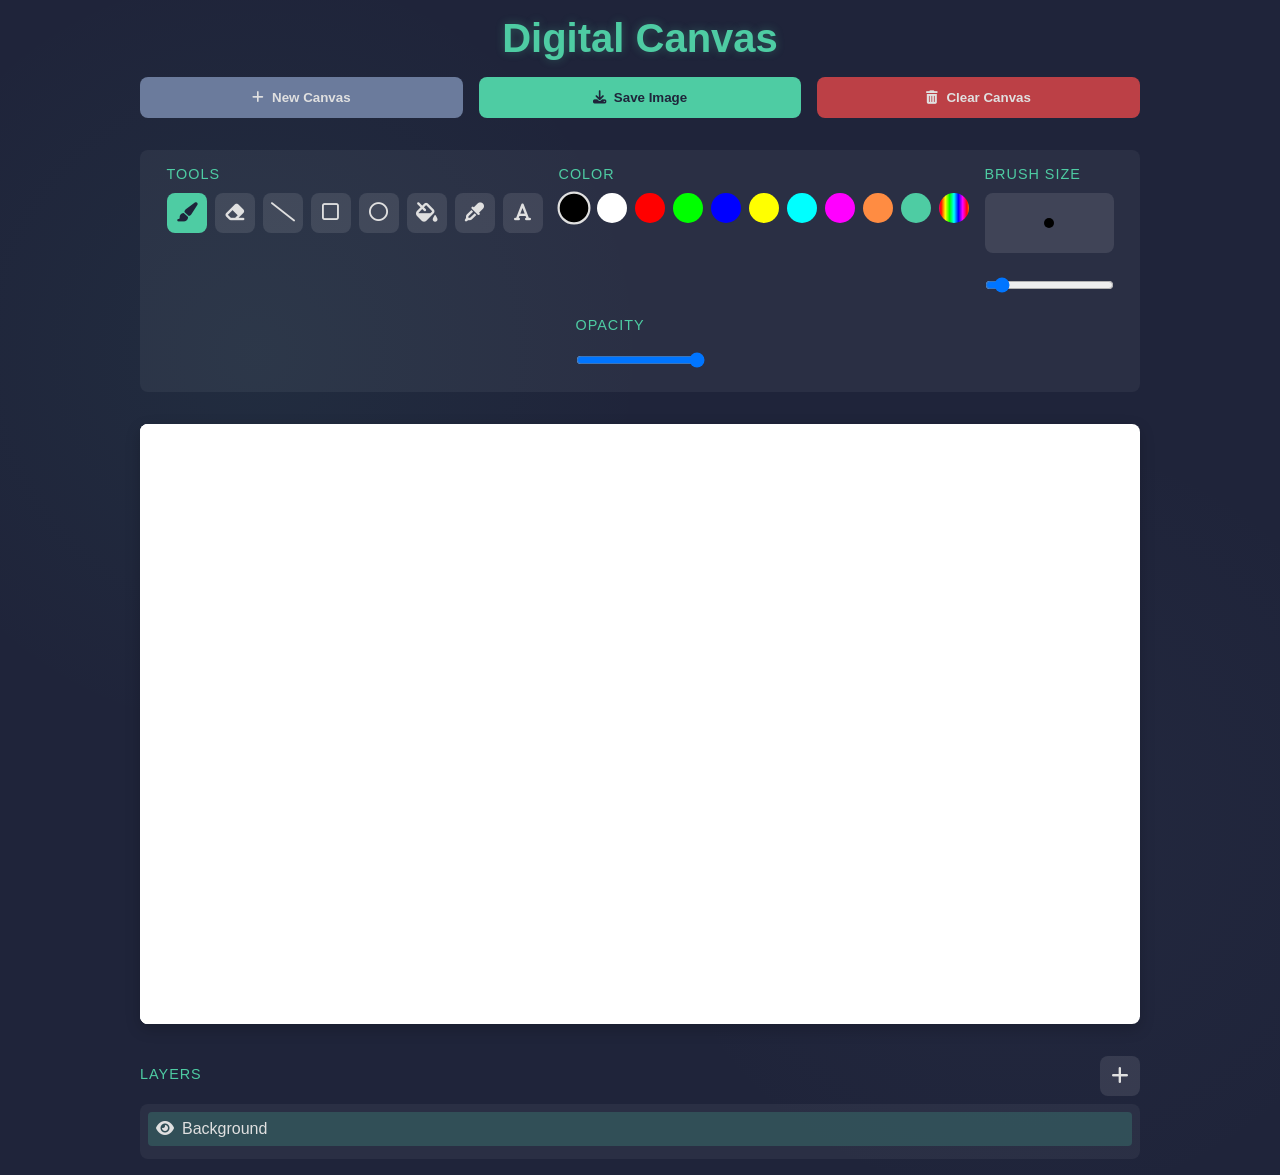
<file: files/projects/projectfiles/digital-canvas.html>
<!DOCTYPE html>
<html lang="en">
<head>
    <meta charset="UTF-8">
    <meta name="viewport" content="width=device-width, initial-scale=1.0">
    <title>Digital Canvas</title>
    <style>
        :root {
            --primary-color: #6b7b9c;
            --secondary-color: #4ecca3;
            --dark-color: #1f243a;
            --darker-color: #12151e;
            --light-color: #e0e0e0;
            --accent-color: #ff8c42;
        }
        
        * {
            margin: 0;
            padding: 0;
            box-sizing: border-box;
        }
        
        body {
            font-family: 'Segoe UI', Tahoma, Geneva, Verdana, sans-serif;
            background-color: var(--dark-color);
            color: var(--light-color);
            min-height: 100vh;
            display: flex;
            flex-direction: column;
            align-items: center;
            padding: 1rem;
            overflow-x: hidden;
            background-image: 
                radial-gradient(circle at 20% 30%, rgba(78, 204, 163, 0.05) 0%, transparent 30%),
                radial-gradient(circle at 80% 70%, rgba(107, 123, 156, 0.05) 0%, transparent 30%);
        }
        
        h1 {
            font-size: 2.5rem;
            color: var(--secondary-color);
            margin-bottom: 1rem;
            text-shadow: 0 0 10px rgba(78, 204, 163, 0.3);
            text-align: center;
        }
        
        .app-container {
            width: 100%;
            max-width: 1000px;
            display: flex;
            flex-direction: column;
            gap: 1rem;
        }
        
        .canvas-container {
            position: relative;
            width: 100%;
            background-color: white;
            border-radius: 8px;
            overflow: hidden;
            box-shadow: 0 5px 15px rgba(0, 0, 0, 0.2);
        }
        
        #drawing-canvas {
            display: block;
            background-color: white;
            cursor: crosshair;
        }
        
        .tools-container {
            display: flex;
            flex-wrap: wrap;
            gap: 1rem;
            justify-content: center;
            margin-bottom: 1rem;
            padding: 1rem;
            background-color: rgba(255, 255, 255, 0.05);
            border-radius: 8px;
        }
        
        .tool-group {
            display: flex;
            flex-direction: column;
            gap: 0.5rem;
            min-width: 120px;
        }
        
        .tool-group-title {
            font-size: 0.9rem;
            color: var(--secondary-color);
            margin-bottom: 0.2rem;
            text-transform: uppercase;
            letter-spacing: 1px;
        }
        
        .color-picker {
            display: flex;
            flex-wrap: wrap;
            gap: 0.5rem;
        }
        
        .color-option {
            width: 30px;
            height: 30px;
            border-radius: 50%;
            cursor: pointer;
            border: 2px solid transparent;
            transition: transform 0.2s, border 0.2s;
        }
        
        .color-option:hover {
            transform: scale(1.1);
        }
        
        .color-option.active {
            border: 2px solid var(--light-color);
            transform: scale(1.1);
        }
        
        .custom-color {
            position: relative;
            overflow: hidden;
            background: linear-gradient(to right, red, yellow, lime, cyan, blue, magenta, red);
        }
        
        .custom-color input {
            position: absolute;
            top: 0;
            left: 0;
            width: 100%;
            height: 100%;
            opacity: 0;
            cursor: pointer;
        }
        
        .brush-size {
            width: 100%;
            padding: 0.5rem 0;
        }
        
        .brush-preview {
            width: 100%;
            height: 60px;
            background-color: rgba(255, 255, 255, 0.1);
            border-radius: 8px;
            display: flex;
            justify-content: center;
            align-items: center;
            margin-bottom: 0.5rem;
        }
        
        .brush-circle {
            background-color: black;
            border-radius: 50%;
        }
        
        .tool-buttons {
            display: flex;
            flex-wrap: wrap;
            gap: 0.5rem;
        }
        
        .tool-button {
            background-color: rgba(255, 255, 255, 0.1);
            border: none;
            border-radius: 8px;
            width: 40px;
            height: 40px;
            display: flex;
            justify-content: center;
            align-items: center;
            cursor: pointer;
            color: var(--light-color);
            font-size: 1.2rem;
            transition: all 0.3s ease;
        }
        
        .tool-button:hover {
            background-color: rgba(255, 255, 255, 0.2);
        }
        
        .tool-button.active {
            background-color: var(--secondary-color);
            color: var(--dark-color);
        }
        
        .action-buttons {
            display: flex;
            gap: 1rem;
            margin-bottom: 1rem;
        }
        
        .action-button {
            flex: 1;
            background-color: var(--primary-color);
            color: var(--light-color);
            border: none;
            padding: 0.8rem 1.5rem;
            border-radius: 8px;
            cursor: pointer;
            font-weight: bold;
            transition: all 0.3s ease;
            display: flex;
            justify-content: center;
            align-items: center;
            gap: 0.5rem;
        }
        
        .action-button:hover {
            transform: translateY(-3px);
            box-shadow: 0 5px 15px rgba(0, 0, 0, 0.2);
        }
        
        .action-button.save {
            background-color: var(--secondary-color);
            color: var(--dark-color);
        }
        
        .action-button.clear {
            background-color: rgba(255, 76, 76, 0.7);
        }
        
        .layers-container {
            display: flex;
            flex-direction: column;
            gap: 0.5rem;
            margin-top: 1rem;
        }
        
        .layers-header {
            display: flex;
            justify-content: space-between;
            align-items: center;
        }
        
        .layers-list {
            background-color: rgba(255, 255, 255, 0.05);
            border-radius: 8px;
            max-height: 150px;
            overflow-y: auto;
            padding: 0.5rem;
        }
        
        .layer-item {
            display: flex;
            padding: 0.5rem;
            margin-bottom: 0.3rem;
            background-color: rgba(255, 255, 255, 0.1);
            border-radius: 4px;
            align-items: center;
            cursor: pointer;
            transition: background-color 0.2s;
        }
        
        .layer-item:hover {
            background-color: rgba(255, 255, 255, 0.15);
        }
        
        .layer-item.active {
            background-color: rgba(78, 204, 163, 0.2);
        }
        
        .layer-visibility {
            margin-right: 0.5rem;
            color: var(--light-color);
            cursor: pointer;
        }
        
        .layer-name {
            flex: 1;
        }
        
        .layer-actions {
            display: flex;
            gap: 0.5rem;
        }
        
        .layer-action {
            background: none;
            border: none;
            color: var(--light-color);
            cursor: pointer;
            font-size: 0.9rem;
        }
        
        .layer-action:hover {
            color: var(--secondary-color);
        }
        
        .modal {
            position: fixed;
            top: 0;
            left: 0;
            width: 100%;
            height: 100%;
            background-color: rgba(0, 0, 0, 0.8);
            display: flex;
            justify-content: center;
            align-items: center;
            z-index: 100;
            opacity: 0;
            visibility: hidden;
            transition: all 0.3s ease;
        }
        
        .modal.show {
            opacity: 1;
            visibility: visible;
        }
        
        .modal-content {
            background-color: var(--dark-color);
            padding: 2rem;
            border-radius: 8px;
            max-width: 90%;
            max-height: 90%;
            overflow: auto;
            box-shadow: 0 5px 30px rgba(0, 0, 0, 0.3);
        }
        
        .modal-header {
            margin-bottom: 1rem;
            text-align: center;
        }
        
        .modal-title {
            font-size: 1.5rem;
            color: var(--secondary-color);
            margin-bottom: 0.5rem;
        }
        
        .modal-body {
            margin-bottom: 1.5rem;
        }
        
        .modal-footer {
            display: flex;
            justify-content: flex-end;
            gap: 1rem;
        }
        
        @media (max-width: 768px) {
            .tools-container {
                flex-direction: column;
                align-items: center;
            }
            
            .tool-group {
                width: 100%;
                max-width: 300px;
                align-items: center;
            }
            
            .color-picker {
                justify-content: center;
            }
            
            .brush-preview {
                max-width: 300px;
            }
            
            .action-buttons {
                flex-direction: column;
            }
            
            h1 {
                font-size: 2rem;
            }
        }
    </style>
    <link rel="stylesheet" href="https://cdnjs.cloudflare.com/ajax/libs/font-awesome/6.4.0/css/all.min.css">
</head>
<body>
    <h1>Digital Canvas</h1>
    
    <div class="app-container">
        <div class="action-buttons">
            <button class="action-button new" id="new-canvas-btn">
                <i class="fas fa-plus"></i> New Canvas
            </button>
            <button class="action-button save" id="save-btn">
                <i class="fas fa-download"></i> Save Image
            </button>
            <button class="action-button clear" id="clear-btn">
                <i class="fas fa-trash-alt"></i> Clear Canvas
            </button>
        </div>
        
        <div class="tools-container">
            <div class="tool-group">
                <div class="tool-group-title">Tools</div>
                <div class="tool-buttons">
                    <button class="tool-button active" id="brush-tool" title="Brush Tool">
                        <i class="fas fa-paint-brush"></i>
                    </button>
                    <button class="tool-button" id="eraser-tool" title="Eraser Tool">
                        <i class="fas fa-eraser"></i>
                    </button>
                    <button class="tool-button" id="line-tool" title="Line Tool">
                        <i class="fas fa-slash"></i>
                    </button>
                    <button class="tool-button" id="rect-tool" title="Rectangle Tool">
                        <i class="far fa-square"></i>
                    </button>
                    <button class="tool-button" id="circle-tool" title="Circle Tool">
                        <i class="far fa-circle"></i>
                    </button>
                    <button class="tool-button" id="fill-tool" title="Fill Tool">
                        <i class="fas fa-fill-drip"></i>
                    </button>
                    <button class="tool-button" id="eyedropper-tool" title="Color Picker Tool">
                        <i class="fas fa-eye-dropper"></i>
                    </button>
                    <button class="tool-button" id="text-tool" title="Text Tool">
                        <i class="fas fa-font"></i>
                    </button>
                </div>
            </div>
            
            <div class="tool-group">
                <div class="tool-group-title">Color</div>
                <div class="color-picker">
                    <div class="color-option active" style="background-color: #000000;" data-color="#000000"></div>
                    <div class="color-option" style="background-color: #ffffff;" data-color="#ffffff"></div>
                    <div class="color-option" style="background-color: #ff0000;" data-color="#ff0000"></div>
                    <div class="color-option" style="background-color: #00ff00;" data-color="#00ff00"></div>
                    <div class="color-option" style="background-color: #0000ff;" data-color="#0000ff"></div>
                    <div class="color-option" style="background-color: #ffff00;" data-color="#ffff00"></div>
                    <div class="color-option" style="background-color: #00ffff;" data-color="#00ffff"></div>
                    <div class="color-option" style="background-color: #ff00ff;" data-color="#ff00ff"></div>
                    <div class="color-option" style="background-color: #ff8c42;" data-color="#ff8c42"></div>
                    <div class="color-option" style="background-color: #4ecca3;" data-color="#4ecca3"></div>
                    <div class="color-option custom-color">
                        <input type="color" id="custom-color" value="#000000">
                    </div>
                </div>
            </div>
            
            <div class="tool-group">
                <div class="tool-group-title">Brush Size</div>
                <div class="brush-preview">
                    <div class="brush-circle" id="brush-preview"></div>
                </div>
                <input type="range" id="brush-size" class="brush-size" min="1" max="50" value="5">
            </div>
            
            <div class="tool-group">
                <div class="tool-group-title">Opacity</div>
                <input type="range" id="opacity" class="brush-size" min="0" max="100" value="100">
            </div>
        </div>
        
        <div class="canvas-container">
            <canvas id="drawing-canvas"></canvas>
        </div>
        
        <div class="layers-container">
            <div class="layers-header">
                <div class="tool-group-title">Layers</div>
                <div class="tool-buttons">
                    <button class="tool-button" id="add-layer-btn" title="Add Layer">
                        <i class="fas fa-plus"></i>
                    </button>
                </div>
            </div>
            <div class="layers-list" id="layers-list">
                <!-- Layers will be added here -->
            </div>
        </div>
    </div>
    
    <div class="modal" id="new-canvas-modal">
        <div class="modal-content">
            <div class="modal-header">
                <h2 class="modal-title">New Canvas</h2>
            </div>
            <div class="modal-body">
                <div style="margin-bottom: 1rem;">
                    <label for="canvas-width">Width (px):</label>
                    <input type="number" id="canvas-width" value="800" min="100" max="3000" style="width: 100%; padding: 0.5rem; margin-top: 0.3rem; border-radius: 4px; border: 1px solid rgba(255,255,255,0.1); background: rgba(255,255,255,0.1); color: var(--light-color);">
                </div>
                <div style="margin-bottom: 1rem;">
                    <label for="canvas-height">Height (px):</label>
                    <input type="number" id="canvas-height" value="600" min="100" max="3000" style="width: 100%; padding: 0.5rem; margin-top: 0.3rem; border-radius: 4px; border: 1px solid rgba(255,255,255,0.1); background: rgba(255,255,255,0.1); color: var(--light-color);">
                </div>
                <div>
                    <label for="canvas-bg-color">Background Color:</label>
                    <div style="display: flex; align-items: center; margin-top: 0.3rem;">
                        <input type="color" id="canvas-bg-color" value="#ffffff" style="height: 40px; width: 40px; border: none; padding: 0; background: none;">
                        <span style="margin-left: 0.5rem;" id="bg-color-hex">#ffffff</span>
                    </div>
                </div>
            </div>
            <div class="modal-footer">
                <button class="action-button" id="cancel-new-canvas">Cancel</button>
                <button class="action-button save" id="create-new-canvas">Create</button>
            </div>
        </div>
    </div>
    
    <div class="modal" id="text-modal">
        <div class="modal-content">
            <div class="modal-header">
                <h2 class="modal-title">Add Text</h2>
            </div>
            <div class="modal-body">
                <div style="margin-bottom: 1rem;">
                    <label for="text-input">Text:</label>
                    <input type="text" id="text-input" placeholder="Enter your text" style="width: 100%; padding: 0.5rem; margin-top: 0.3rem; border-radius: 4px; border: 1px solid rgba(255,255,255,0.1); background: rgba(255,255,255,0.1); color: var(--light-color);">
                </div>
                <div style="margin-bottom: 1rem;">
                    <label for="font-size">Font Size:</label>
                    <input type="number" id="font-size" value="24" min="8" max="200" style="width: 100%; padding: 0.5rem; margin-top: 0.3rem; border-radius: 4px; border: 1px solid rgba(255,255,255,0.1); background: rgba(255,255,255,0.1); color: var(--light-color);">
                </div>
                <div>
                    <label for="font-family">Font Family:</label>
                    <select id="font-family" style="width: 100%; padding: 0.5rem; margin-top: 0.3rem; border-radius: 4px; border: 1px solid rgba(255,255,255,0.1); background: rgba(255,255,255,0.1); color: var(--light-color);">
                        <option value="Arial, sans-serif">Arial</option>
                        <option value="'Times New Roman', serif">Times New Roman</option>
                        <option value="'Courier New', monospace">Courier New</option>
                        <option value="Georgia, serif">Georgia</option>
                        <option value="Verdana, sans-serif">Verdana</option>
                        <option value="'Comic Sans MS', cursive">Comic Sans MS</option>
                    </select>
                </div>
            </div>
            <div class="modal-footer">
                <button class="action-button" id="cancel-text">Cancel</button>
                <button class="action-button save" id="add-text">Add Text</button>
            </div>
        </div>
    </div>
    
    <script>
        document.addEventListener('DOMContentLoaded', function() {
            // Canvas setup
            const canvas = document.getElementById('drawing-canvas');
            const ctx = canvas.getContext('2d');
            
            // DOM elements
            const brushSizeInput = document.getElementById('brush-size');
            const opacityInput = document.getElementById('opacity');
            const brushPreview = document.getElementById('brush-preview');
            const colorOptions = document.querySelectorAll('.color-option');
            const customColorInput = document.getElementById('custom-color');
            const clearBtn = document.getElementById('clear-btn');
            const saveBtn = document.getElementById('save-btn');
            const newCanvasBtn = document.getElementById('new-canvas-btn');
            const addLayerBtn = document.getElementById('add-layer-btn');
            const layersList = document.getElementById('layers-list');
            
            // Tool buttons
            const brushTool = document.getElementById('brush-tool');
            const eraserTool = document.getElementById('eraser-tool');
            const lineTool = document.getElementById('line-tool');
            const rectTool = document.getElementById('rect-tool');
            const circleTool = document.getElementById('circle-tool');
            const fillTool = document.getElementById('fill-tool');
            const eyedropperTool = document.getElementById('eyedropper-tool');
            const textTool = document.getElementById('text-tool');
            
            // Modals
            const newCanvasModal = document.getElementById('new-canvas-modal');
            const cancelNewCanvasBtn = document.getElementById('cancel-new-canvas');
            const createNewCanvasBtn = document.getElementById('create-new-canvas');
            const canvasWidthInput = document.getElementById('canvas-width');
            const canvasHeightInput = document.getElementById('canvas-height');
            const canvasBgColorInput = document.getElementById('canvas-bg-color');
            const bgColorHex = document.getElementById('bg-color-hex');
            
            const textModal = document.getElementById('text-modal');
            const textInput = document.getElementById('text-input');
            const fontSizeInput = document.getElementById('font-size');
            const fontFamilySelect = document.getElementById('font-family');
            const cancelTextBtn = document.getElementById('cancel-text');
            const addTextBtn = document.getElementById('add-text');
            
            // Drawing state
            let isDrawing = false;
            let lastX = 0;
            let lastY = 0;
            
            // App state
            let currentTool = 'brush';
            let currentColor = '#000000';
            let brushSize = 5;
            let opacity = 1;
            
            // Shape drawing state
            let startX = 0;
            let startY = 0;
            let tempCanvas = document.createElement('canvas');
            let tempCtx = tempCanvas.getContext('2d');
            
            // Layers system
            let layers = [];
            let currentLayer = null;
            let layerCounter = 0;
            
            // Initialize canvas with default size
            function initCanvas(width = 800, height = 600, backgroundColor = '#ffffff') {
                // Set canvas dimensions
                canvas.width = width;
                canvas.height = height;
                
                // Clear layers
                layers = [];
                layerCounter = 0;
                
                // Create background layer
                addLayer('Background', backgroundColor);
                
                // Update layers list
                updateLayersList();
                
                // Update brush preview
                updateBrushPreview();
            }
            
            // Add a new layer
            function addLayer(name, backgroundColor = null) {
                // Create new canvas layer
                const layerCanvas = document.createElement('canvas');
                layerCanvas.width = canvas.width;
                layerCanvas.height = canvas.height;
                const layerCtx = layerCanvas.getContext('2d');
                
                // Fill with background color if provided
                if (backgroundColor) {
                    layerCtx.fillStyle = backgroundColor;
                    layerCtx.fillRect(0, 0, layerCanvas.width, layerCanvas.height);
                }
                
                const layer = {
                    id: layerCounter++,
                    name: name || `Layer ${layerCounter}`,
                    canvas: layerCanvas,
                    context: layerCtx,
                    visible: true
                };
                
                layers.push(layer);
                currentLayer = layer;
                
                return layer;
            }
            
            // Update layers list in the UI
            function updateLayersList() {
                layersList.innerHTML = '';
                
                // Loop through layers from top to bottom (reverse order for display)
                for (let i = layers.length - 1; i >= 0; i--) {
                    const layer = layers[i];
                    const layerItem = document.createElement('div');
                    layerItem.className = 'layer-item' + (layer === currentLayer ? ' active' : '');
                    layerItem.dataset.layerId = layer.id;
                    
                    const visibilityIcon = layer.visible ? 'fa-eye' : 'fa-eye-slash';
                    
                    layerItem.innerHTML = `
                        <div class="layer-visibility">
                            <i class="fas ${visibilityIcon}"></i>
                        </div>
                        <div class="layer-name">${layer.name}</div>
                        <div class="layer-actions">
                            ${i > 0 ? '<button class="layer-action delete-layer"><i class="fas fa-trash-alt"></i></button>' : ''}
                        </div>
                    `;
                    
                    // Add event listener to select layer
                    layerItem.addEventListener('click', function(e) {
                        // Don't select if clicking on layer actions
                        if (!e.target.closest('.layer-actions') && !e.target.closest('.layer-visibility')) {
                            selectLayer(layer.id);
                        }
                    });
                    
                    // Add visibility toggle handler
                    const visibilityBtn = layerItem.querySelector('.layer-visibility');
                    visibilityBtn.addEventListener('click', function() {
                        toggleLayerVisibility(layer.id);
                    });
                    
                    // Add delete button handler (if not background layer)
                    if (i > 0) {
                        const deleteBtn = layerItem.querySelector('.delete-layer');
                        deleteBtn.addEventListener('click', function() {
                            deleteLayer(layer.id);
                        });
                    }
                    
                    layersList.appendChild(layerItem);
                }
                
                // Redraw the canvas
                drawCanvas();
            }
            
            // Select a layer
            function selectLayer(layerId) {
                const layer = layers.find(l => l.id === layerId);
                if (layer) {
                    currentLayer = layer;
                    updateLayersList();
                }
            }
            
            // Toggle layer visibility
            function toggleLayerVisibility(layerId) {
                const layer = layers.find(l => l.id === layerId);
                if (layer) {
                    layer.visible = !layer.visible;
                    updateLayersList();
                }
            }
            
            // Delete a layer
            function deleteLayer(layerId) {
                const index = layers.findIndex(l => l.id === layerId);
                if (index > 0) { // Don't delete background layer
                    layers.splice(index, 1);
                    
                    // Select another layer if current was deleted
                    if (currentLayer.id === layerId) {
                        currentLayer = layers[0];
                    }
                    
                    updateLayersList();
                }
            }
            
            // Draw the canvas (composite all visible layers)
            function drawCanvas() {
                ctx.clearRect(0, 0, canvas.width, canvas.height);
                
                // Draw each visible layer from bottom to top
                for (const layer of layers) {
                    if (layer.visible) {
                        ctx.drawImage(layer.canvas, 0, 0);
                    }
                }
            }
            
            // Update brush preview
            function updateBrushPreview() {
                const size = brushSize * 2;
                brushPreview.style.width = `${size}px`;
                brushPreview.style.height = `${size}px`;
                brushPreview.style.backgroundColor = currentColor;
                brushPreview.style.opacity = opacity;
            }
            
            // Start drawing
            function startDrawing(e) {
                isDrawing = true;
                
                // Get mouse coordinates relative to canvas
                const rect = canvas.getBoundingClientRect();
                const scaleX = canvas.width / rect.width;
                const scaleY = canvas.height / rect.height;
                
                if (e.type === 'touchstart') {
                    lastX = (e.touches[0].clientX - rect.left) * scaleX;
                    lastY = (e.touches[0].clientY - rect.top) * scaleY;
                } else {
                    lastX = (e.clientX - rect.left) * scaleX;
                    lastY = (e.clientY - rect.top) * scaleY;
                }
                
                // For shape tools, remember start position
                if (['line', 'rect', 'circle'].includes(currentTool)) {
                    startX = lastX;
                    startY = lastY;
                    
                    // Setup temporary canvas
                    tempCanvas.width = canvas.width;
                    tempCanvas.height = canvas.height;
                    tempCtx.clearRect(0, 0, tempCanvas.width, tempCanvas.height);
                    
                    // Copy current layer to temp canvas
                    tempCtx.drawImage(currentLayer.canvas, 0, 0);
                } else if (currentTool === 'fill') {
                    // Fill tool executes immediately
                    floodFill(Math.floor(lastX), Math.floor(lastY), currentColor);
                    drawCanvas();
                } else if (currentTool === 'eyedropper') {
                    // Eyedropper tool
                    pickColor(lastX, lastY);
                } else if (currentTool === 'text') {
                    // Show text input modal
                    textInput.value = '';
                    textModal.classList.add('show');
                    textInput.focus();
                    
                    // Store position for text placement
                    startX = lastX;
                    startY = lastY;
                }
            }
            
            // Draw based on mouse movement
            function draw(e) {
                if (!isDrawing) return;
                
                // Get mouse coordinates
                const rect = canvas.getBoundingClientRect();
                const scaleX = canvas.width / rect.width;
                const scaleY = canvas.height / rect.height;
                
                let currentX, currentY;
                if (e.type === 'touchmove') {
                    currentX = (e.touches[0].clientX - rect.left) * scaleX;
                    currentY = (e.touches[0].clientY - rect.top) * scaleY;
                } else {
                    currentX = (e.clientX - rect.left) * scaleX;
                    currentY = (e.clientY - rect.top) * scaleY;
                }
                
                // Different actions based on current tool
                switch (currentTool) {
                    case 'brush':
                        drawBrush(currentLayer.context, lastX, lastY, currentX, currentY);
                        break;
                    case 'eraser':
                        erase(currentLayer.context, lastX, lastY, currentX, currentY);
                        break;
                    case 'line':
                        drawTempLine(startX, startY, currentX, currentY);
                        break;
                    case 'rect':
                        drawTempRect(startX, startY, currentX, currentY);
                        break;
                    case 'circle':
                        drawTempCircle(startX, startY, currentX, currentY);
                        break;
                }
                
                // Update last position
                lastX = currentX;
                lastY = currentY;
                
                // Draw the canvas
                drawCanvas();
            }
            
            // Brush drawing
            function drawBrush(context, x1, y1, x2, y2) {
                context.lineJoin = 'round';
                context.lineCap = 'round';
                context.strokeStyle = currentColor;
                context.lineWidth = brushSize;
                context.globalAlpha = opacity;
                
                context.beginPath();
                context.moveTo(x1, y1);
                context.lineTo(x2, y2);
                context.stroke();
                
                // Reset global alpha
                context.globalAlpha = 1;
            }
            
            // Eraser
            function erase(context, x1, y1, x2, y2) {
                context.globalCompositeOperation = 'destination-out';
                context.lineJoin = 'round';
                context.lineCap = 'round';
                context.lineWidth = brushSize;
                
                context.beginPath();
                context.moveTo(x1, y1);
                context.lineTo(x2, y2);
                context.stroke();
                
                // Reset composite operation
                context.globalCompositeOperation = 'source-over';
            }
            
            // Draw temporary line for preview
            function drawTempLine(x1, y1, x2, y2) {
                // Reset temp canvas
                tempCtx.clearRect(0, 0, tempCanvas.width, tempCanvas.height);
                tempCtx.drawImage(currentLayer.canvas, 0, 0);
                
                // Draw the line
                tempCtx.lineJoin = 'round';
                tempCtx.lineCap = 'round';
                tempCtx.strokeStyle = currentColor;
                tempCtx.lineWidth = brushSize;
                tempCtx.globalAlpha = opacity;
                
                tempCtx.beginPath();
                tempCtx.moveTo(x1, y1);
                tempCtx.lineTo(x2, y2);
                tempCtx.stroke();
                
                // Reset global alpha
                tempCtx.globalAlpha = 1;
                
                // Copy to main canvas for preview
                ctx.clearRect(0, 0, canvas.width, canvas.height);
                
                // Draw all visible layers except current
                for (const layer of layers) {
                    if (layer.visible && layer !== currentLayer) {
                        ctx.drawImage(layer.canvas, 0, 0);
                    }
                }
                
                // Draw temp canvas
                ctx.drawImage(tempCanvas, 0, 0);
            }
            
            // Draw temporary rectangle for preview
            function drawTempRect(x1, y1, x2, y2) {
                // Reset temp canvas
                tempCtx.clearRect(0, 0, tempCanvas.width, tempCanvas.height);
                tempCtx.drawImage(currentLayer.canvas, 0, 0);
                
                // Calculate rectangle dimensions
                const width = x2 - x1;
                const height = y2 - y1;
                
                // Draw the rectangle
                tempCtx.lineJoin = 'miter';
                tempCtx.lineCap = 'square';
                tempCtx.strokeStyle = currentColor;
                tempCtx.lineWidth = brushSize;
                tempCtx.globalAlpha = opacity;
                
                tempCtx.beginPath();
                tempCtx.rect(x1, y1, width, height);
                tempCtx.stroke();
                
                // Reset global alpha
                tempCtx.globalAlpha = 1;
                
                // Copy to main canvas for preview
                ctx.clearRect(0, 0, canvas.width, canvas.height);
                
                // Draw all visible layers except current
                for (const layer of layers) {
                    if (layer.visible && layer !== currentLayer) {
                        ctx.drawImage(layer.canvas, 0, 0);
                    }
                }
                
                // Draw temp canvas
                ctx.drawImage(tempCanvas, 0, 0);
            }
            
            // Draw temporary circle for preview
            function drawTempCircle(x1, y1, x2, y2) {
                // Reset temp canvas
                tempCtx.clearRect(0, 0, tempCanvas.width, tempCanvas.height);
                tempCtx.drawImage(currentLayer.canvas, 0, 0);
                
                // Calculate radius
                const radius = Math.sqrt(Math.pow(x2 - x1, 2) + Math.pow(y2 - y1, 2));
                
                // Draw the circle
                tempCtx.lineJoin = 'round';
                tempCtx.lineCap = 'round';
                tempCtx.strokeStyle = currentColor;
                tempCtx.lineWidth = brushSize;
                tempCtx.globalAlpha = opacity;
                
                tempCtx.beginPath();
                tempCtx.arc(x1, y1, radius, 0, Math.PI * 2);
                tempCtx.stroke();
                
                // Reset global alpha
                tempCtx.globalAlpha = 1;
                
                // Copy to main canvas for preview
                ctx.clearRect(0, 0, canvas.width, canvas.height);
                
                // Draw all visible layers except current
                for (const layer of layers) {
                    if (layer.visible && layer !== currentLayer) {
                        ctx.drawImage(layer.canvas, 0, 0);
                    }
                }
                
                // Draw temp canvas
                ctx.drawImage(tempCanvas, 0, 0);
            }
            
            // Stop drawing
            function stopDrawing() {
                if (!isDrawing) return;
                
                // For shape tools, apply the final shape to the layer
                if (['line', 'rect', 'circle'].includes(currentTool)) {
                    currentLayer.context.drawImage(tempCanvas, 0, 0);
                    tempCtx.clearRect(0, 0, tempCanvas.width, tempCanvas.height);
                }
                
                isDrawing = false;
                drawCanvas();
            }
            
            // Flood fill algorithm
            function floodFill(startX, startY, fillColor) {
                // Get image data
                const imageData = currentLayer.context.getImageData(0, 0, canvas.width, canvas.height);
                const data = imageData.data;
                
                // Convert fill color to RGBA
                const fillRgb = hexToRgb(fillColor);
                const fillR = fillRgb.r;
                const fillG = fillRgb.g;
                const fillB = fillRgb.b;
                const fillA = Math.round(opacity * 255);
                
                // Get target color at start position
                const targetPos = (startY * canvas.width + startX) * 4;
                const targetR = data[targetPos];
                const targetG = data[targetPos + 1];
                const targetB = data[targetPos + 2];
                const targetA = data[targetPos + 3];
                
                // If target color is the same as fill color, return
                if (targetR === fillR && targetG === fillG && targetB === fillB && targetA === fillA) {
                    return;
                }
                
                // Queue for flood fill algorithm
                const queue = [];
                queue.push(startX, startY);
                
                // Color matching threshold (tolerance)
                const colorTolerance = 10;
                
                // Process queue (breadth-first search)
                while (queue.length > 0) {
                    const y = queue.pop();
                    const x = queue.pop();
                    
                    // Check if pixel is within bounds
                    if (x < 0 || x >= canvas.width || y < 0 || y >= canvas.height) {
                        continue;
                    }
                    
                    // Get pixel position in data array
                    const pos = (y * canvas.width + x) * 4;
                    
                    // Check if this pixel has the target color
                    if (
                        Math.abs(data[pos] - targetR) <= colorTolerance &&
                        Math.abs(data[pos + 1] - targetG) <= colorTolerance &&
                        Math.abs(data[pos + 2] - targetB) <= colorTolerance &&
                        Math.abs(data[pos + 3] - targetA) <= colorTolerance
                    ) {
                        // Fill this pixel
                        data[pos] = fillR;
                        data[pos + 1] = fillG;
                        data[pos + 2] = fillB;
                        data[pos + 3] = fillA;
                        
                        // Add adjacent pixels to queue
                        queue.push(x + 1, y);
                        queue.push(x - 1, y);
                        queue.push(x, y + 1);
                        queue.push(x, y - 1);
                    }
                }
                
                // Put the modified image data back
                currentLayer.context.putImageData(imageData, 0, 0);
            }
            
            // Color picker tool
            function pickColor(x, y) {
                // Get pixel color from main canvas (composite)
                const pixel = ctx.getImageData(Math.floor(x), Math.floor(y), 1, 1).data;
                const color = `rgb(${pixel[0]}, ${pixel[1]}, ${pixel[2]})`;
                
                // Convert to hex
                const hex = rgbToHex(pixel[0], pixel[1], pixel[2]);
                
                // Update color
                setCurrentColor(hex);
                
                // Switch back to previous tool
                currentTool = 'brush';
                setActiveTool('brush');
            }
            
            // Add text to canvas
            function addTextToCanvas() {
                const text = textInput.value.trim();
                if (!text) return;
                
                const fontSize = parseInt(fontSizeInput.value) || 24;
                const fontFamily = fontFamilySelect.value;
                
                // Setup text rendering
                currentLayer.context.font = `${fontSize}px ${fontFamily}`;
                currentLayer.context.fillStyle = currentColor;
                currentLayer.context.globalAlpha = opacity;
                currentLayer.context.textBaseline = 'top';
                
                // Draw the text
                currentLayer.context.fillText(text, startX, startY);
                
                // Reset alpha
                currentLayer.context.globalAlpha = 1;
                
                // Close modal
                textModal.classList.remove('show');
                
                // Redraw
                drawCanvas();
            }
            
            // Convert hex color to RGB object
            function hexToRgb(hex) {
                // Expand shorthand form (e.g. "03F") to full form (e.g. "0033FF")
                const shorthandRegex = /^#?([a-f\d])([a-f\d])([a-f\d])$/i;
                hex = hex.replace(shorthandRegex, function(m, r, g, b) {
                    return r + r + g + g + b + b;
                });
                
                const result = /^#?([a-f\d]{2})([a-f\d]{2})([a-f\d]{2})$/i.exec(hex);
                return result ? {
                    r: parseInt(result[1], 16),
                    g: parseInt(result[2], 16),
                    b: parseInt(result[3], 16)
                } : null;
            }
            
            // Convert RGB to hex
            function rgbToHex(r, g, b) {
                return '#' + ((1 << 24) + (r << 16) + (g << 8) + b).toString(16).slice(1);
            }
            
            // Clear the current layer or all layers
            function clearCanvas() {
                if (confirm('Clear the current layer? Click Cancel to clear all layers.')) {
                    // Clear only current layer
                    currentLayer.context.clearRect(0, 0, canvas.width, canvas.height);
                    
                    // If it's the background layer, fill with white
                    if (currentLayer === layers[0]) {
                        currentLayer.context.fillStyle = '#ffffff';
                        currentLayer.context.fillRect(0, 0, canvas.width, canvas.height);
                    }
                } else {
                    // Clear all layers except background
                    for (let i = 1; i < layers.length; i++) {
                        layers[i].context.clearRect(0, 0, canvas.width, canvas.height);
                    }
                    
                    // Reset background to white
                    layers[0].context.fillStyle = '#ffffff';
                    layers[0].context.fillRect(0, 0, canvas.width, canvas.height);
                }
                
                drawCanvas();
            }
            
            // Save canvas as image
            function saveCanvas() {
                // Create temporary link element
                const link = document.createElement('a');
                link.download = 'my-artwork.png';
                
                // Convert canvas to data URL
                link.href = canvas.toDataURL('image/png');
                
                // Trigger download
                link.click();
            }
            
            // Set current color
            function setCurrentColor(color) {
                currentColor = color;
                customColorInput.value = color;
                
                // Update active color option
                colorOptions.forEach(option => {
                    if (option.dataset.color === color) {
                        option.classList.add('active');
                    } else {
                        option.classList.remove('active');
                    }
                });
                
                // Update brush preview
                updateBrushPreview();
            }
            
            // Set active tool
            function setActiveTool(tool) {
                currentTool = tool;
                
                // Update tool buttons
                document.querySelectorAll('.tool-button').forEach(btn => {
                    btn.classList.remove('active');
                });
                
                document.getElementById(`${tool}-tool`).classList.add('active');
                
                // Set cursor based on tool
                if (tool === 'eyedropper') {
                    canvas.style.cursor = 'crosshair';
                } else if (tool === 'text') {
                    canvas.style.cursor = 'text';
                } else {
                    canvas.style.cursor = 'crosshair';
                }
            }
            
            // Event Listeners
            
            // Mouse and touch events for drawing
            canvas.addEventListener('mousedown', startDrawing);
            canvas.addEventListener('mousemove', draw);
            canvas.addEventListener('mouseup', stopDrawing);
            canvas.addEventListener('mouseout', stopDrawing);
            
            // Touch events
            canvas.addEventListener('touchstart', function(e) {
                e.preventDefault();
                startDrawing(e);
            });
            
            canvas.addEventListener('touchmove', function(e) {
                e.preventDefault();
                draw(e);
            });
            
            canvas.addEventListener('touchend', stopDrawing);
            canvas.addEventListener('touchcancel', stopDrawing);
            
            // Brush size change
            brushSizeInput.addEventListener('input', function() {
                brushSize = parseInt(this.value);
                updateBrushPreview();
            });
            
            // Opacity change
            opacityInput.addEventListener('input', function() {
                opacity = parseInt(this.value) / 100;
                updateBrushPreview();
            });
            
            // Color selection
            colorOptions.forEach(option => {
                option.addEventListener('click', function() {
                    const color = this.dataset.color;
                    if (color) {
                        setCurrentColor(color);
                    }
                });
            });
            
            // Custom color input
            customColorInput.addEventListener('input', function() {
                setCurrentColor(this.value);
            });
            
            // Clear canvas button
            clearBtn.addEventListener('click', clearCanvas);
            
            // Save canvas button
            saveBtn.addEventListener('click', saveCanvas);
            
            // Tool selection
            brushTool.addEventListener('click', () => setActiveTool('brush'));
            eraserTool.addEventListener('click', () => setActiveTool('eraser'));
            lineTool.addEventListener('click', () => setActiveTool('line'));
            rectTool.addEventListener('click', () => setActiveTool('rect'));
            circleTool.addEventListener('click', () => setActiveTool('circle'));
            fillTool.addEventListener('click', () => setActiveTool('fill'));
            eyedropperTool.addEventListener('click', () => setActiveTool('eyedropper'));
            textTool.addEventListener('click', () => setActiveTool('text'));
            
            // New canvas button
            newCanvasBtn.addEventListener('click', function() {
                newCanvasModal.classList.add('show');
            });
            
            // Cancel new canvas
            cancelNewCanvasBtn.addEventListener('click', function() {
                newCanvasModal.classList.remove('show');
            });
            
            // Create new canvas
            createNewCanvasBtn.addEventListener('click', function() {
                const width = parseInt(canvasWidthInput.value) || 800;
                const height = parseInt(canvasHeightInput.value) || 600;
                const bgColor = canvasBgColorInput.value;
                
                initCanvas(width, height, bgColor);
                newCanvasModal.classList.remove('show');
            });
            
            // Background color input change
            canvasBgColorInput.addEventListener('input', function() {
                bgColorHex.textContent = this.value;
            });
            
            // Add layer button
            addLayerBtn.addEventListener('click', function() {
                addLayer(`Layer ${layerCounter}`);
                updateLayersList();
            });
            
            // Text modal events
            cancelTextBtn.addEventListener('click', function() {
                textModal.classList.remove('show');
            });
            
            addTextBtn.addEventListener('click', addTextToCanvas);
            
            // Initialize canvas
            initCanvas();
        });
    </script>
</body>
</html>
</file>
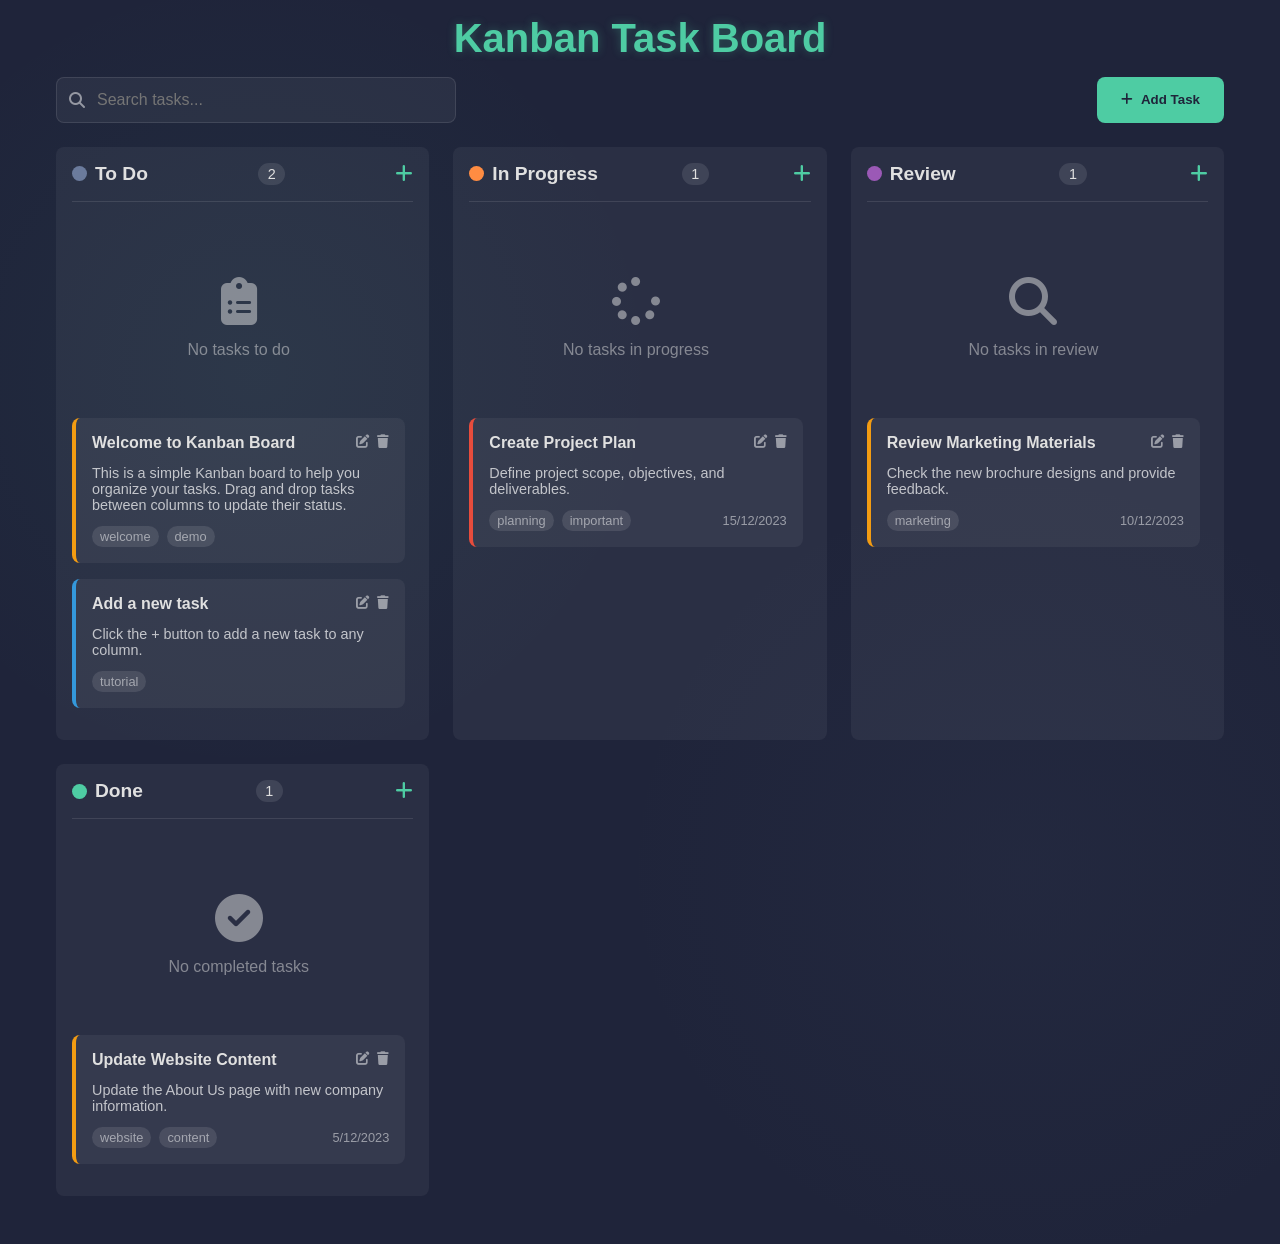
<file: files/projects/projectfiles/kanban-board.html>
<!DOCTYPE html>
<html lang="en">
<head>
    <meta charset="UTF-8">
    <meta name="viewport" content="width=device-width, initial-scale=1.0">
    <title>Kanban Task Board</title>
    <style>
        :root {
            --primary-color: #6b7b9c;
            --secondary-color: #4ecca3;
            --dark-color: #1f243a;
            --darker-color: #12151e;
            --light-color: #e0e0e0;
            --accent-color: #ff8c42;
            
            --todo-color: #6b7b9c;
            --progress-color: #ff8c42;
            --review-color: #9b59b6;
            --done-color: #4ecca3;
        }
        
        * {
            margin: 0;
            padding: 0;
            box-sizing: border-box;
        }
        
        body {
            font-family: 'Segoe UI', Tahoma, Geneva, Verdana, sans-serif;
            background-color: var(--dark-color);
            color: var(--light-color);
            min-height: 100vh;
            overflow-x: hidden;
            padding: 1rem;
            background-image: 
                radial-gradient(circle at 20% 30%, rgba(78, 204, 163, 0.05) 0%, transparent 30%),
                radial-gradient(circle at 80% 70%, rgba(107, 123, 156, 0.05) 0%, transparent 30%);
        }
        
        h1 {
            font-size: 2.5rem;
            color: var(--secondary-color);
            margin-bottom: 1rem;
            text-align: center;
            text-shadow: 0 0 10px rgba(78, 204, 163, 0.3);
        }
        
        .app-container {
            max-width: 1200px;
            margin: 0 auto;
            padding: 0 1rem;
        }
        
        .toolbar {
            display: flex;
            justify-content: space-between;
            margin-bottom: 1.5rem;
            flex-wrap: wrap;
            gap: 1rem;
        }
        
        .search-container {
            position: relative;
            flex: 1;
            max-width: 400px;
        }
        
        .search-input {
            width: 100%;
            padding: 0.8rem 1rem 0.8rem 2.5rem;
            border-radius: 8px;
            border: 1px solid rgba(255, 255, 255, 0.1);
            background-color: rgba(255, 255, 255, 0.05);
            color: var(--light-color);
            font-size: 1rem;
        }
        
        .search-icon {
            position: absolute;
            left: 0.8rem;
            top: 50%;
            transform: translateY(-50%);
            color: rgba(255, 255, 255, 0.5);
        }
        
        .button {
            padding: 0.8rem 1.5rem;
            background-color: var(--secondary-color);
            color: var(--dark-color);
            border: none;
            border-radius: 8px;
            font-weight: bold;
            cursor: pointer;
            display: flex;
            align-items: center;
            gap: 0.5rem;
            transition: all 0.3s ease;
        }
        
        .button:hover {
            transform: translateY(-3px);
            box-shadow: 0 5px 15px rgba(0, 0, 0, 0.2);
        }
        
        .board-container {
            display: grid;
            grid-template-columns: repeat(auto-fit, minmax(280px, 1fr));
            gap: 1.5rem;
            margin-bottom: 2rem;
        }
        
        .board-column {
            background-color: rgba(255, 255, 255, 0.05);
            border-radius: 8px;
            padding: 1rem;
            min-height: 400px;
            display: flex;
            flex-direction: column;
        }
        
        .column-header {
            display: flex;
            justify-content: space-between;
            align-items: center;
            padding-bottom: 1rem;
            border-bottom: 1px solid rgba(255, 255, 255, 0.1);
            margin-bottom: 1rem;
        }
        
        .column-title {
            display: flex;
            align-items: center;
            gap: 0.5rem;
            font-size: 1.2rem;
            font-weight: bold;
        }
        
        .todo .column-indicator {
            background-color: var(--todo-color);
        }
        
        .progress .column-indicator {
            background-color: var(--progress-color);
        }
        
        .review .column-indicator {
            background-color: var(--review-color);
        }
        
        .done .column-indicator {
            background-color: var(--done-color);
        }
        
        .column-indicator {
            width: 15px;
            height: 15px;
            border-radius: 50%;
        }
        
        .task-count {
            background-color: rgba(255, 255, 255, 0.1);
            padding: 0.2rem 0.6rem;
            border-radius: 20px;
            font-size: 0.9rem;
        }
        
        .column-add {
            border: none;
            background: none;
            color: var(--secondary-color);
            cursor: pointer;
            font-size: 1.2rem;
            transition: transform 0.2s ease;
        }
        
        .column-add:hover {
            transform: scale(1.1);
        }
        
        .task-list {
            flex: 1;
            overflow-y: auto;
            padding-right: 0.5rem;
        }
        
        .task-card {
            background-color: rgba(255, 255, 255, 0.05);
            border-radius: 8px;
            padding: 1rem;
            margin-bottom: 1rem;
            cursor: grab;
            border-left: 4px solid transparent;
            transition: all 0.2s ease;
            position: relative;
        }
        
        .task-card:hover {
            transform: translateY(-3px);
            box-shadow: 0 5px 15px rgba(0, 0, 0, 0.1);
        }
        
        .task-card:active {
            cursor: grabbing;
        }
        
        .high-priority {
            border-left-color: #e74c3c;
        }
        
        .medium-priority {
            border-left-color: #f39c12;
        }
        
        .low-priority {
            border-left-color: #3498db;
        }
        
        .task-card.dragging {
            opacity: 0.5;
        }
        
        .task-header {
            display: flex;
            justify-content: space-between;
            align-items: flex-start;
            margin-bottom: 0.8rem;
        }
        
        .task-title {
            font-weight: bold;
            margin-right: 1rem;
        }
        
        .task-actions {
            display: flex;
            gap: 0.5rem;
        }
        
        .task-action {
            background: none;
            border: none;
            color: rgba(255, 255, 255, 0.5);
            cursor: pointer;
            transition: color 0.2s ease;
        }
        
        .task-action:hover {
            color: var(--light-color);
        }
        
        .task-description {
            font-size: 0.9rem;
            color: rgba(255, 255, 255, 0.7);
            margin-bottom: 0.8rem;
        }
        
        .task-meta {
            display: flex;
            justify-content: space-between;
            align-items: center;
            font-size: 0.8rem;
            color: rgba(255, 255, 255, 0.5);
        }
        
        .task-tags {
            display: flex;
            flex-wrap: wrap;
            gap: 0.5rem;
        }
        
        .task-tag {
            background-color: rgba(255, 255, 255, 0.1);
            padding: 0.2rem 0.5rem;
            border-radius: 20px;
            font-size: 0.8rem;
        }
        
        .task-date {
            white-space: nowrap;
        }
        
        .modal {
            position: fixed;
            top: 0;
            left: 0;
            width: 100%;
            height: 100%;
            display: flex;
            justify-content: center;
            align-items: center;
            background-color: rgba(0, 0, 0, 0.7);
            z-index: 1000;
            opacity: 0;
            visibility: hidden;
            transition: all 0.3s ease;
        }
        
        .modal.show {
            opacity: 1;
            visibility: visible;
        }
        
        .modal-content {
            background-color: var(--dark-color);
            padding: 2rem;
            border-radius: 8px;
            width: 90%;
            max-width: 600px;
            max-height: 90vh;
            overflow-y: auto;
            box-shadow: 0 5px 30px rgba(0, 0, 0, 0.2);
            transform: translateY(-20px);
            transition: transform 0.3s ease;
        }
        
        .modal.show .modal-content {
            transform: translateY(0);
        }
        
        .modal-header {
            display: flex;
            justify-content: space-between;
            align-items: center;
            margin-bottom: 1.5rem;
        }
        
        .modal-title {
            color: var(--secondary-color);
            font-size: 1.5rem;
        }
        
        .modal-close {
            background: none;
            border: none;
            color: var(--light-color);
            font-size: 1.5rem;
            cursor: pointer;
        }
        
        .form-group {
            margin-bottom: 1.2rem;
        }
        
        .form-label {
            display: block;
            margin-bottom: 0.5rem;
            font-weight: bold;
        }
        
        .form-input, .form-textarea, .form-select {
            width: 100%;
            padding: 0.8rem;
            border-radius: 8px;
            border: 1px solid rgba(255, 255, 255, 0.1);
            background-color: rgba(255, 255, 255, 0.05);
            color: var(--light-color);
            font-size: 1rem;
        }
        
        .form-textarea {
            min-height: 100px;
            resize: vertical;
        }
        
        .form-select {
            appearance: none;
            background-image: url("data:image/svg+xml,%3Csvg xmlns='http://www.w3.org/2000/svg' width='24' height='24' viewBox='0 0 24 24' fill='none' stroke='%23e0e0e0' stroke-width='2' stroke-linecap='round' stroke-linejoin='round'%3E%3Cpolyline points='6 9 12 15 18 9'%3E%3C/polyline%3E%3C/svg%3E");
            background-repeat: no-repeat;
            background-position: right 0.8rem center;
            background-size: 1.2rem;
            padding-right: 2.5rem;
        }
        
        .tags-input-container {
            display: flex;
            flex-wrap: wrap;
            gap: 0.5rem;
            padding: 0.5rem;
            border-radius: 8px;
            border: 1px solid rgba(255, 255, 255, 0.1);
            background-color: rgba(255, 255, 255, 0.05);
            min-height: 45px;
        }
        
        .tag-item {
            background-color: rgba(255, 255, 255, 0.1);
            padding: 0.3rem 0.6rem;
            border-radius: 20px;
            display: flex;
            align-items: center;
            gap: 0.3rem;
        }
        
        .tag-close {
            background: none;
            border: none;
            color: rgba(255, 255, 255, 0.7);
            cursor: pointer;
            font-size: 0.8rem;
        }
        
        .tags-input {
            flex: 1;
            border: none;
            outline: none;
            background: transparent;
            color: var(--light-color);
            min-width: 100px;
            padding: 0.3rem;
        }
        
        .modal-footer {
            display: flex;
            justify-content: flex-end;
            gap: 1rem;
            margin-top: 1.5rem;
        }
        
        .btn-cancel {
            background-color: rgba(255, 255, 255, 0.1);
            color: var(--light-color);
        }
        
        .empty-state {
            display: flex;
            flex-direction: column;
            align-items: center;
            justify-content: center;
            height: 200px;
            opacity: 0.5;
            text-align: center;
        }
        
        .empty-icon {
            font-size: 3rem;
            margin-bottom: 1rem;
            color: var(--light-color);
        }
        
        /* Drag and drop styles */
        .drag-over {
            background-color: rgba(255, 255, 255, 0.1);
            border-radius: 8px;
        }
        
        @media (max-width: 768px) {
            .toolbar {
                flex-direction: column;
                align-items: flex-start;
            }
            
            .search-container {
                max-width: 100%;
                width: 100%;
            }
            
            .board-container {
                display: flex;
                flex-direction: column;
                gap: 2rem;
            }
            
            h1 {
                font-size: 2rem;
            }
        }
    </style>
    <link rel="stylesheet" href="https://cdnjs.cloudflare.com/ajax/libs/font-awesome/6.4.0/css/all.min.css">
</head>
<body>
    <div class="app-container">
        <h1>Kanban Task Board</h1>
        
        <div class="toolbar">
            <div class="search-container">
                <i class="fas fa-search search-icon"></i>
                <input type="text" id="search-input" class="search-input" placeholder="Search tasks...">
            </div>
            <button id="add-task-btn" class="button">
                <i class="fas fa-plus"></i>
                Add Task
            </button>
        </div>
        
        <div class="board-container">
            <div class="board-column todo" data-column="todo">
                <div class="column-header">
                    <div class="column-title">
                        <div class="column-indicator"></div>
                        <span>To Do</span>
                    </div>
                    <div class="task-count" id="todo-count">0</div>
                    <button class="column-add" data-column="todo">
                        <i class="fas fa-plus"></i>
                    </button>
                </div>
                <div class="task-list" id="todo-tasks"></div>
            </div>
            
            <div class="board-column progress" data-column="progress">
                <div class="column-header">
                    <div class="column-title">
                        <div class="column-indicator"></div>
                        <span>In Progress</span>
                    </div>
                    <div class="task-count" id="progress-count">0</div>
                    <button class="column-add" data-column="progress">
                        <i class="fas fa-plus"></i>
                    </button>
                </div>
                <div class="task-list" id="progress-tasks"></div>
            </div>
            
            <div class="board-column review" data-column="review">
                <div class="column-header">
                    <div class="column-title">
                        <div class="column-indicator"></div>
                        <span>Review</span>
                    </div>
                    <div class="task-count" id="review-count">0</div>
                    <button class="column-add" data-column="review">
                        <i class="fas fa-plus"></i>
                    </button>
                </div>
                <div class="task-list" id="review-tasks"></div>
            </div>
            
            <div class="board-column done" data-column="done">
                <div class="column-header">
                    <div class="column-title">
                        <div class="column-indicator"></div>
                        <span>Done</span>
                    </div>
                    <div class="task-count" id="done-count">0</div>
                    <button class="column-add" data-column="done">
                        <i class="fas fa-plus"></i>
                    </button>
                </div>
                <div class="task-list" id="done-tasks"></div>
            </div>
        </div>
    </div>
    
    <!-- Task Modal -->
    <div class="modal" id="task-modal">
        <div class="modal-content">
            <div class="modal-header">
                <h2 class="modal-title" id="modal-title">Add New Task</h2>
                <button class="modal-close" id="modal-close">
                    <i class="fas fa-times"></i>
                </button>
            </div>
            <form id="task-form">
                <input type="hidden" id="task-id">
                <input type="hidden" id="task-status" value="todo">
                
                <div class="form-group">
                    <label class="form-label" for="task-title">Title</label>
                    <input type="text" id="task-title" class="form-input" required>
                </div>
                
                <div class="form-group">
                    <label class="form-label" for="task-description">Description</label>
                    <textarea id="task-description" class="form-textarea"></textarea>
                </div>
                
                <div class="form-group">
                    <label class="form-label" for="task-priority">Priority</label>
                    <select id="task-priority" class="form-select">
                        <option value="low">Low</option>
                        <option value="medium">Medium</option>
                        <option value="high">High</option>
                    </select>
                </div>
                
                <div class="form-group">
                    <label class="form-label" for="task-due-date">Due Date</label>
                    <input type="date" id="task-due-date" class="form-input">
                </div>
                
                <div class="form-group">
                    <label class="form-label">Tags</label>
                    <div class="tags-input-container" id="tags-container">
                        <input type="text" class="tags-input" id="tags-input" placeholder="Add tag and press Enter">
                    </div>
                </div>
                
                <div class="modal-footer">
                    <button type="button" class="button btn-cancel" id="cancel-btn">Cancel</button>
                    <button type="submit" class="button" id="save-task-btn">Save Task</button>
                </div>
            </form>
        </div>
    </div>
    
    <script>
        document.addEventListener('DOMContentLoaded', function() {
            // DOM Elements
            const taskModal = document.getElementById('task-modal');
            const modalTitle = document.getElementById('modal-title');
            const taskForm = document.getElementById('task-form');
            const taskIdInput = document.getElementById('task-id');
            const taskStatusInput = document.getElementById('task-status');
            const taskTitleInput = document.getElementById('task-title');
            const taskDescriptionInput = document.getElementById('task-description');
            const taskPriorityInput = document.getElementById('task-priority');
            const taskDueDateInput = document.getElementById('task-due-date');
            const tagsContainer = document.getElementById('tags-container');
            const tagsInput = document.getElementById('tags-input');
            const addTaskBtn = document.getElementById('add-task-btn');
            const modalCloseBtn = document.getElementById('modal-close');
            const cancelBtn = document.getElementById('cancel-btn');
            const searchInput = document.getElementById('search-input');
            const columnAddBtns = document.querySelectorAll('.column-add');
            
            // Task lists
            const todoTasksList = document.getElementById('todo-tasks');
            const progressTasksList = document.getElementById('progress-tasks');
            const reviewTasksList = document.getElementById('review-tasks');
            const doneTasksList = document.getElementById('done-tasks');
            
            // Task counts
            const todoCount = document.getElementById('todo-count');
            const progressCount = document.getElementById('progress-count');
            const reviewCount = document.getElementById('review-count');
            const doneCount = document.getElementById('done-count');
            
            // Task lists map
            const taskLists = {
                'todo': todoTasksList,
                'progress': progressTasksList,
                'review': reviewTasksList,
                'done': doneTasksList
            };
            
            // Task counts map
            const taskCounts = {
                'todo': todoCount,
                'progress': progressCount,
                'review': reviewCount,
                'done': doneCount
            };
            
            // App state
            let tasks = JSON.parse(localStorage.getItem('kanban-tasks')) || [];
            let editingTaskId = null;
            let currentTags = [];
            
            // Load tasks from local storage
            function loadTasks() {
                // Clear task lists
                Object.values(taskLists).forEach(list => list.innerHTML = '');
                
                // Filter tasks based on search term
                const searchTerm = searchInput.value.toLowerCase();
                const filteredTasks = tasks.filter(task => {
                    return (
                        task.title.toLowerCase().includes(searchTerm) ||
                        task.description.toLowerCase().includes(searchTerm) ||
                        task.tags.some(tag => tag.toLowerCase().includes(searchTerm))
                    );
                });
                
                // Add each task to the appropriate list
                filteredTasks.forEach(task => addTaskToDOM(task));
                
                // Update task counts
                updateTaskCounts();
                
                // Show empty state if no tasks
                Object.entries(taskLists).forEach(([status, list]) => {
                    if (list.children.length === 0) {
                        showEmptyState(list, status);
                    }
                });
            }
            
            // Add task to DOM
            function addTaskToDOM(task) {
                const { id, title, description, status, priority, dueDate, tags } = task;
                
                const taskCard = document.createElement('div');
                taskCard.className = `task-card ${priority}-priority`;
                taskCard.dataset.id = id;
                taskCard.dataset.status = status;
                taskCard.draggable = true;
                
                // Format due date
                let formattedDate = '';
                if (dueDate) {
                    const date = new Date(dueDate);
                    formattedDate = `${date.getDate()}/${date.getMonth() + 1}/${date.getFullYear()}`;
                }
                
                taskCard.innerHTML = `
                    <div class="task-header">
                        <div class="task-title">${title}</div>
                        <div class="task-actions">
                            <button class="task-action edit-task" data-id="${id}">
                                <i class="fas fa-edit"></i>
                            </button>
                            <button class="task-action delete-task" data-id="${id}">
                                <i class="fas fa-trash"></i>
                            </button>
                        </div>
                    </div>
                    <div class="task-description">${description || ''}</div>
                    <div class="task-meta">
                        <div class="task-tags">
                            ${tags.map(tag => `<div class="task-tag">${tag}</div>`).join('')}
                        </div>
                        ${dueDate ? `<div class="task-date">${formattedDate}</div>` : ''}
                    </div>
                `;
                
                // Add event listeners for drag and drop
                taskCard.addEventListener('dragstart', handleDragStart);
                taskCard.addEventListener('dragend', handleDragEnd);
                
                // Add event listeners for edit and delete buttons
                const editBtn = taskCard.querySelector('.edit-task');
                const deleteBtn = taskCard.querySelector('.delete-task');
                
                editBtn.addEventListener('click', () => openEditTaskModal(task));
                deleteBtn.addEventListener('click', () => deleteTask(id));
                
                // Add task to appropriate list
                taskLists[status].appendChild(taskCard);
            }
            
            // Show empty state when a column has no tasks
            function showEmptyState(list, status) {
                const emptyState = document.createElement('div');
                emptyState.className = 'empty-state';
                
                let icon, message;
                switch (status) {
                    case 'todo':
                        icon = 'fa-clipboard-list';
                        message = 'No tasks to do';
                        break;
                    case 'progress':
                        icon = 'fa-spinner';
                        message = 'No tasks in progress';
                        break;
                    case 'review':
                        icon = 'fa-magnifying-glass';
                        message = 'No tasks in review';
                        break;
                    case 'done':
                        icon = 'fa-check-circle';
                        message = 'No completed tasks';
                        break;
                }
                
                emptyState.innerHTML = `
                    <i class="fas ${icon} empty-icon"></i>
                    <p>${message}</p>
                `;
                
                list.appendChild(emptyState);
            }
            
            // Update task counts
            function updateTaskCounts() {
                const statusCounts = {
                    'todo': 0,
                    'progress': 0,
                    'review': 0,
                    'done': 0
                };
                
                tasks.forEach(task => {
                    statusCounts[task.status]++;
                });
                
                Object.entries(statusCounts).forEach(([status, count]) => {
                    taskCounts[status].textContent = count;
                });
            }
            
            // Save tasks to local storage
            function saveTasks() {
                localStorage.setItem('kanban-tasks', JSON.stringify(tasks));
            }
            
            // Add a new task
            function addTask(task) {
                // Create task object
                const newTask = {
                    id: Date.now().toString(),
                    title: task.title,
                    description: task.description,
                    status: task.status,
                    priority: task.priority,
                    dueDate: task.dueDate,
                    tags: task.tags,
                    createdAt: new Date().toISOString()
                };
                
                // Add to tasks array
                tasks.push(newTask);
                
                // Save to local storage
                saveTasks();
                
                // Add to DOM
                addTaskToDOM(newTask);
                
                // Update task counts
                updateTaskCounts();
                
                return newTask;
            }
            
            // Update an existing task
            function updateTask(taskId, updatedTask) {
                // Find task index
                const taskIndex = tasks.findIndex(t => t.id === taskId);
                
                if (taskIndex !== -1) {
                    // Update task object
                    tasks[taskIndex] = {
                        ...tasks[taskIndex],
                        ...updatedTask
                    };
                    
                    // Save to local storage
                    saveTasks();
                    
                    // Refresh task lists
                    loadTasks();
                }
            }
            
            // Delete a task
            function deleteTask(taskId) {
                // Confirm deletion
                if (confirm('Are you sure you want to delete this task?')) {
                    // Remove from tasks array
                    tasks = tasks.filter(t => t.id !== taskId);
                    
                    // Save to local storage
                    saveTasks();
                    
                    // Refresh task lists
                    loadTasks();
                }
            }
            
            // Open add task modal
            function openAddTaskModal(status = 'todo') {
                modalTitle.textContent = 'Add New Task';
                editingTaskId = null;
                
                // Reset form
                taskForm.reset();
                taskIdInput.value = '';
                taskStatusInput.value = status;
                currentTags = [];
                renderTags();
                
                // Show modal
                taskModal.classList.add('show');
                taskTitleInput.focus();
            }
            
            // Open edit task modal
            function openEditTaskModal(task) {
                modalTitle.textContent = 'Edit Task';
                editingTaskId = task.id;
                
                // Fill form with task data
                taskIdInput.value = task.id;
                taskStatusInput.value = task.status;
                taskTitleInput.value = task.title;
                taskDescriptionInput.value = task.description || '';
                taskPriorityInput.value = task.priority;
                taskDueDateInput.value = task.dueDate || '';
                
                // Set tags
                currentTags = [...task.tags];
                renderTags();
                
                // Show modal
                taskModal.classList.add('show');
                taskTitleInput.focus();
            }
            
            // Render tags in the tags container
            function renderTags() {
                // Remove all tag items except the input
                const tagItems = tagsContainer.querySelectorAll('.tag-item');
                tagItems.forEach(item => item.remove());
                
                // Insert tag items before the input
                currentTags.forEach(tag => {
                    const tagItem = document.createElement('div');
                    tagItem.className = 'tag-item';
                    tagItem.innerHTML = `
                        <span>${tag}</span>
                        <button type="button" class="tag-close" data-tag="${tag}">
                            <i class="fas fa-times"></i>
                        </button>
                    `;
                    
                    // Add click event to delete button
                    const closeBtn = tagItem.querySelector('.tag-close');
                    closeBtn.addEventListener('click', function() {
                        const tagToRemove = this.dataset.tag;
                        currentTags = currentTags.filter(tag => tag !== tagToRemove);
                        renderTags();
                    });
                    
                    tagsContainer.insertBefore(tagItem, tagsInput);
                });
            }
            
            // Add tag when Enter is pressed
            tagsInput.addEventListener('keydown', function(e) {
                if (e.key === 'Enter') {
                    e.preventDefault();
                    
                    const tag = this.value.trim();
                    if (tag && !currentTags.includes(tag)) {
                        currentTags.push(tag);
                        renderTags();
                        this.value = '';
                    }
                }
            });
            
            // Handle task form submission
            taskForm.addEventListener('submit', function(e) {
                e.preventDefault();
                
                // Get form data
                const taskData = {
                    title: taskTitleInput.value.trim(),
                    description: taskDescriptionInput.value.trim(),
                    status: taskStatusInput.value,
                    priority: taskPriorityInput.value,
                    dueDate: taskDueDateInput.value,
                    tags: currentTags
                };
                
                if (editingTaskId) {
                    // Update existing task
                    updateTask(editingTaskId, taskData);
                } else {
                    // Add new task
                    addTask(taskData);
                }
                
                // Close modal
                taskModal.classList.remove('show');
            });
            
            // Add task button click
            addTaskBtn.addEventListener('click', () => openAddTaskModal());
            
            // Column add buttons click
            columnAddBtns.forEach(btn => {
                btn.addEventListener('click', () => {
                    const column = btn.dataset.column;
                    openAddTaskModal(column);
                });
            });
            
            // Close modal buttons
            modalCloseBtn.addEventListener('click', () => taskModal.classList.remove('show'));
            cancelBtn.addEventListener('click', () => taskModal.classList.remove('show'));
            
            // Close modal when clicking outside
            taskModal.addEventListener('click', function(e) {
                if (e.target === taskModal) {
                    taskModal.classList.remove('show');
                }
            });
            
            // Search input event
            searchInput.addEventListener('input', loadTasks);
            
            // Drag and drop functionality
            let draggedTask = null;
            
            function handleDragStart(e) {
                draggedTask = this;
                setTimeout(() => this.classList.add('dragging'), 0);
                
                // Set data transfer
                e.dataTransfer.effectAllowed = 'move';
                e.dataTransfer.setData('text/plain', this.dataset.id);
            }
            
            function handleDragEnd() {
                this.classList.remove('dragging');
                draggedTask = null;
                
                // Remove drag-over class from all lists
                Object.values(taskLists).forEach(list => {
                    list.classList.remove('drag-over');
                });
            }
            
            // Add drag and drop event listeners to task lists
            Object.entries(taskLists).forEach(([status, list]) => {
                list.addEventListener('dragover', function(e) {
                    e.preventDefault();
                    this.classList.add('drag-over');
                });
                
                list.addEventListener('dragleave', function() {
                    this.classList.remove('drag-over');
                });
                
                list.addEventListener('drop', function(e) {
                    e.preventDefault();
                    this.classList.remove('drag-over');
                    
                    if (draggedTask) {
                        const taskId = draggedTask.dataset.id;
                        const newStatus = this.parentElement.dataset.column;
                        
                        // Update task status
                        updateTask(taskId, { status: newStatus });
                    }
                });
            });
            
            // Initialize the app
            loadTasks();
            
            // Sample tasks for demo (only add if no tasks exist)
            if (tasks.length === 0) {
                addTask({
                    title: 'Welcome to Kanban Board',
                    description: 'This is a simple Kanban board to help you organize your tasks. Drag and drop tasks between columns to update their status.',
                    status: 'todo',
                    priority: 'medium',
                    dueDate: '',
                    tags: ['welcome', 'demo']
                });
                
                addTask({
                    title: 'Add a new task',
                    description: 'Click the + button to add a new task to any column.',
                    status: 'todo',
                    priority: 'low',
                    dueDate: '',
                    tags: ['tutorial']
                });
                
                addTask({
                    title: 'Create Project Plan',
                    description: 'Define project scope, objectives, and deliverables.',
                    status: 'progress',
                    priority: 'high',
                    dueDate: '2023-12-15',
                    tags: ['planning', 'important']
                });
                
                addTask({
                    title: 'Review Marketing Materials',
                    description: 'Check the new brochure designs and provide feedback.',
                    status: 'review',
                    priority: 'medium',
                    dueDate: '2023-12-10',
                    tags: ['marketing']
                });
                
                addTask({
                    title: 'Update Website Content',
                    description: 'Update the About Us page with new company information.',
                    status: 'done',
                    priority: 'medium',
                    dueDate: '2023-12-05',
                    tags: ['website', 'content']
                });
            }
        });
    </script>
</body>
</html>
</file>
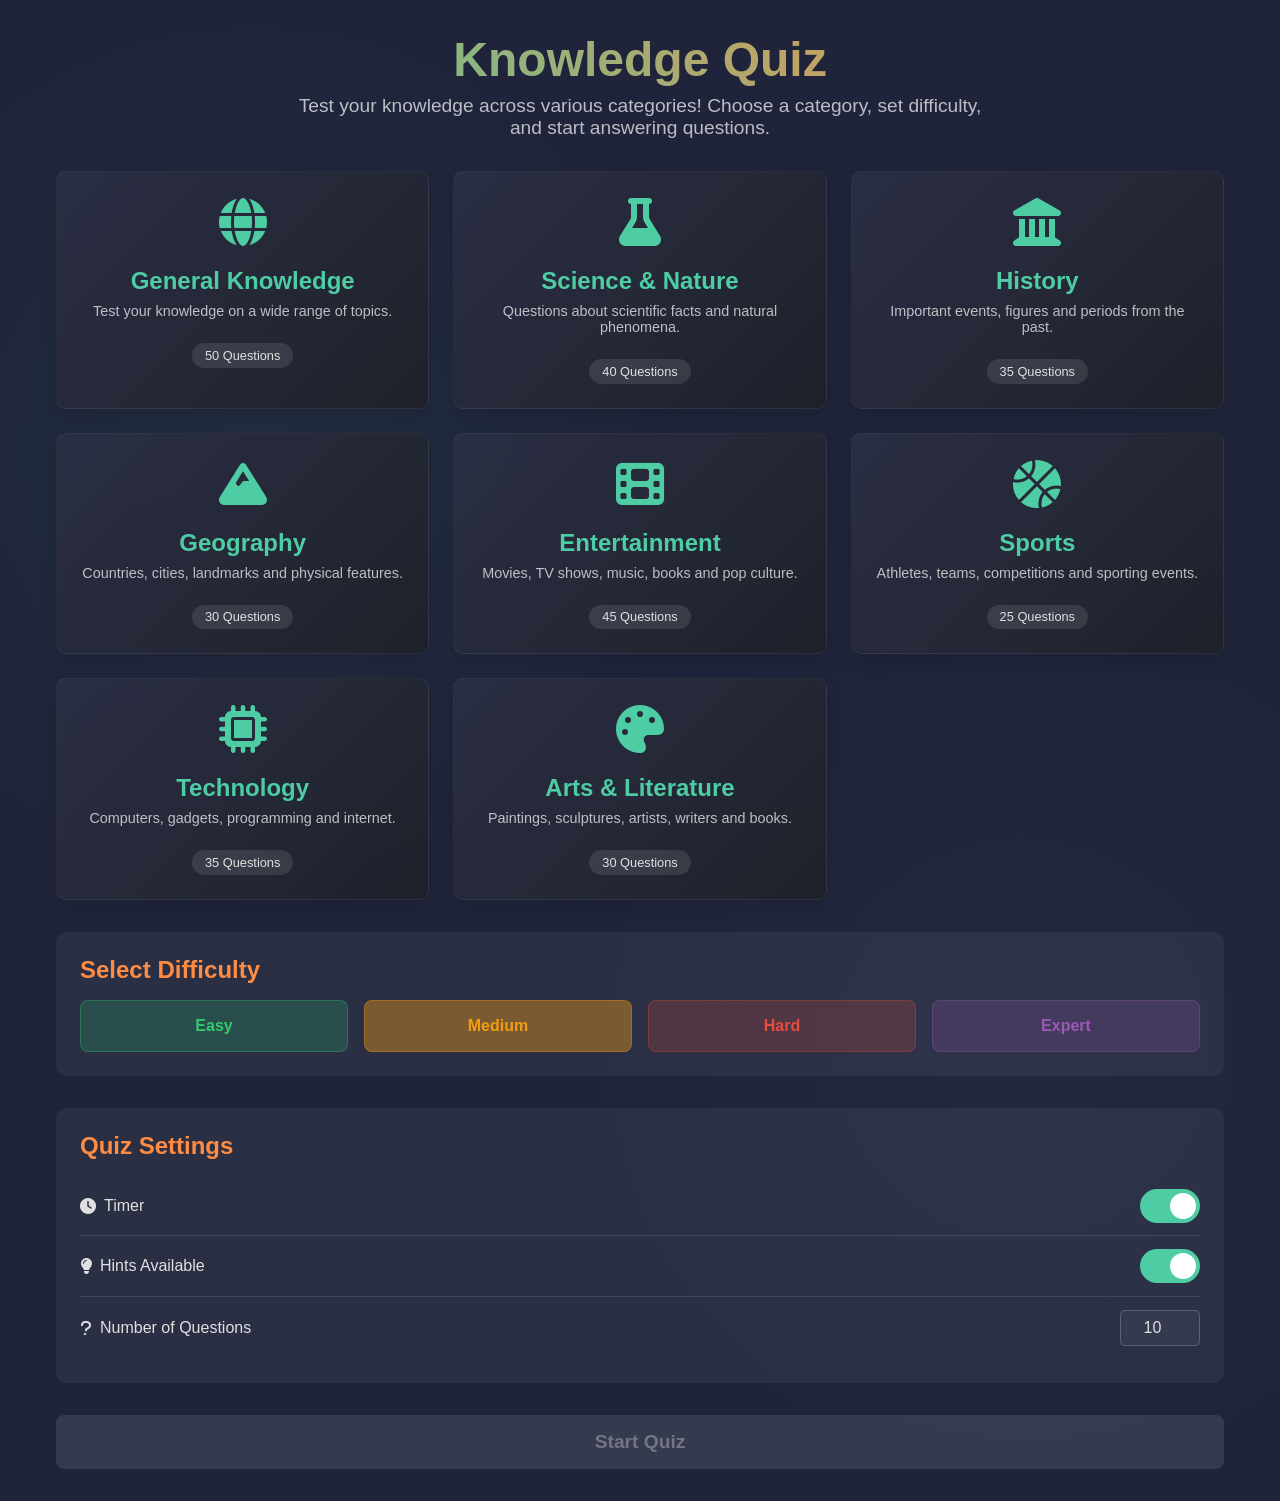
<file: files/projects/projectfiles/knowledge-quiz.html>
<!DOCTYPE html>
<html lang="en">
<head>
    <meta charset="UTF-8">
    <meta name="viewport" content="width=device-width, initial-scale=1.0">
    <title>Knowledge Quiz</title>
    <style>
        :root {
            --primary-color: #6b7b9c;
            --secondary-color: #4ecca3;
            --dark-color: #1f243a;
            --darker-color: #12151e;
            --light-color: #e0e0e0;
            --accent-color: #ff8c42;
            --gradient-start: rgba(31, 36, 58, 0.95);
            --gradient-end: rgba(18, 21, 30, 0.98);
            --success-color: #2ecc71;
            --danger-color: #e74c3c;
            --warning-color: #f39c12;
            --info-color: #3498db;
        }
        
        * {
            margin: 0;
            padding: 0;
            box-sizing: border-box;
        }
        
        body {
            font-family: 'Segoe UI', Tahoma, Geneva, Verdana, sans-serif;
            background-color: var(--dark-color);
            color: var(--light-color);
            min-height: 100vh;
            display: flex;
            flex-direction: column;
            background-image: 
                radial-gradient(circle at 20% 30%, rgba(78, 204, 163, 0.05) 0%, transparent 30%),
                radial-gradient(circle at 80% 70%, rgba(107, 123, 156, 0.05) 0%, transparent 30%);
            position: relative;
            overflow-x: hidden;
        }
        
        h1, h2, h3, h4, h5, h6 {
            color: var(--secondary-color);
            font-weight: 600;
        }
        
        .container {
            width: 100%;
            max-width: 1200px;
            margin: 0 auto;
            padding: 2rem 1rem;
            flex: 1;
        }
        
        .quiz-header {
            text-align: center;
            margin-bottom: 2rem;
        }
        
        .quiz-header h1 {
            font-size: 3rem;
            margin-bottom: 0.5rem;
            background: linear-gradient(45deg, var(--secondary-color), var(--accent-color));
            -webkit-background-clip: text;
            -webkit-text-fill-color: transparent;
            background-clip: text;
        }
        
        .quiz-header p {
            font-size: 1.2rem;
            color: rgba(255, 255, 255, 0.7);
            max-width: 700px;
            margin: 0 auto;
        }
        
        .home-screen,
        .quiz-screen,
        .results-screen {
            opacity: 0;
            visibility: hidden;
            height: 0;
            overflow: hidden;
            transition: opacity 0.5s ease, visibility 0.5s ease;
            transform: translateY(20px);
        }
        
        .active-screen {
            opacity: 1;
            visibility: visible;
            height: auto;
            overflow: visible;
            transform: translateY(0);
        }
        
        /* Home Screen */
        .category-selection {
            display: grid;
            grid-template-columns: repeat(auto-fill, minmax(280px, 1fr));
            gap: 1.5rem;
            margin-bottom: 2rem;
        }
        
        .category-card {
            background: linear-gradient(135deg, var(--gradient-start), var(--gradient-end));
            border-radius: 10px;
            padding: 1.5rem;
            text-align: center;
            box-shadow: 0 8px 15px rgba(0, 0, 0, 0.1);
            cursor: pointer;
            transition: all 0.3s ease;
            position: relative;
            overflow: hidden;
            border: 1px solid rgba(255, 255, 255, 0.1);
        }
        
        .category-card::before {
            content: '';
            position: absolute;
            top: -50%;
            left: -50%;
            width: 200%;
            height: 200%;
            background: rgba(255, 255, 255, 0.05);
            transform: rotate(45deg);
            z-index: 0;
            transition: all 0.5s ease;
        }
        
        .category-card:hover {
            transform: translateY(-10px);
            box-shadow: 0 15px 25px rgba(0, 0, 0, 0.2);
        }
        
        .category-card:hover::before {
            transform: rotate(45deg) translateY(-20%);
        }
        
        .category-icon {
            font-size: 3rem;
            margin-bottom: 1rem;
            position: relative;
            z-index: 1;
            color: var(--secondary-color);
        }
        
        .category-title {
            font-size: 1.5rem;
            margin-bottom: 0.5rem;
            position: relative;
            z-index: 1;
        }
        
        .category-description {
            color: rgba(255, 255, 255, 0.7);
            margin-bottom: 1rem;
            font-size: 0.9rem;
            position: relative;
            z-index: 1;
        }
        
        .category-badge {
            display: inline-block;
            padding: 0.3rem 0.8rem;
            border-radius: 20px;
            font-size: 0.8rem;
            background-color: rgba(255, 255, 255, 0.1);
            margin-top: 0.5rem;
            position: relative;
            z-index: 1;
        }
        
        .difficulty-selection {
            background: rgba(255, 255, 255, 0.05);
            border-radius: 10px;
            padding: 1.5rem;
            margin-bottom: 2rem;
        }
        
        .difficulty-title {
            font-size: 1.5rem;
            margin-bottom: 1rem;
            color: var(--accent-color);
        }
        
        .difficulty-buttons {
            display: flex;
            justify-content: space-between;
            gap: 1rem;
            flex-wrap: wrap;
        }
        
        .difficulty-btn {
            flex: 1;
            min-width: 120px;
            padding: 1rem;
            border: none;
            border-radius: 8px;
            font-size: 1rem;
            font-weight: bold;
            cursor: pointer;
            transition: all 0.3s ease;
        }
        
        .easy-btn {
            background-color: rgba(46, 204, 113, 0.2);
            color: #2ecc71;
            border: 1px solid rgba(46, 204, 113, 0.3);
        }
        
        .easy-btn:hover, .easy-btn.active {
            background-color: rgba(46, 204, 113, 0.4);
        }
        
        .medium-btn {
            background-color: rgba(243, 156, 18, 0.2);
            color: #f39c12;
            border: 1px solid rgba(243, 156, 18, 0.3);
        }
        
        .medium-btn:hover, .medium-btn.active {
            background-color: rgba(243, 156, 18, 0.4);
        }
        
        .hard-btn {
            background-color: rgba(231, 76, 60, 0.2);
            color: #e74c3c;
            border: 1px solid rgba(231, 76, 60, 0.3);
        }
        
        .hard-btn:hover, .hard-btn.active {
            background-color: rgba(231, 76, 60, 0.4);
        }
        
        .expert-btn {
            background-color: rgba(155, 89, 182, 0.2);
            color: #9b59b6;
            border: 1px solid rgba(155, 89, 182, 0.3);
        }
        
        .expert-btn:hover, .expert-btn.active {
            background-color: rgba(155, 89, 182, 0.4);
        }
        
        .settings-section {
            background: rgba(255, 255, 255, 0.05);
            border-radius: 10px;
            padding: 1.5rem;
            margin-bottom: 2rem;
        }
        
        .settings-title {
            font-size: 1.5rem;
            margin-bottom: 1rem;
            color: var(--accent-color);
        }
        
        .settings-option {
            display: flex;
            justify-content: space-between;
            align-items: center;
            padding: 0.8rem 0;
            border-bottom: 1px solid rgba(255, 255, 255, 0.1);
        }
        
        .settings-option:last-child {
            border-bottom: none;
        }
        
        .settings-label {
            font-size: 1rem;
            display: flex;
            align-items: center;
            gap: 0.5rem;
        }
        
        .toggle-switch {
            position: relative;
            display: inline-block;
            width: 60px;
            height: 34px;
        }
        
        .toggle-switch input {
            opacity: 0;
            width: 0;
            height: 0;
        }
        
        .slider {
            position: absolute;
            cursor: pointer;
            top: 0;
            left: 0;
            right: 0;
            bottom: 0;
            background-color: rgba(255, 255, 255, 0.1);
            transition: .4s;
            border-radius: 34px;
        }
        
        .slider:before {
            position: absolute;
            content: "";
            height: 26px;
            width: 26px;
            left: 4px;
            bottom: 4px;
            background-color: white;
            transition: .4s;
            border-radius: 50%;
        }
        
        input:checked + .slider {
            background-color: var(--secondary-color);
        }
        
        input:checked + .slider:before {
            transform: translateX(26px);
        }
        
        .question-count {
            display: flex;
            align-items: center;
            gap: 1rem;
        }
        
        .count-input {
            width: 80px;
            padding: 0.5rem;
            border-radius: 5px;
            border: 1px solid rgba(255, 255, 255, 0.2);
            background-color: rgba(255, 255, 255, 0.05);
            color: var(--light-color);
            font-size: 1rem;
            text-align: center;
        }
        
        .start-btn {
            display: block;
            width: 100%;
            padding: 1rem;
            font-size: 1.2rem;
            font-weight: bold;
            border: none;
            border-radius: 8px;
            background-color: var(--secondary-color);
            color: var(--dark-color);
            cursor: pointer;
            transition: all 0.3s ease;
            margin-top: 1rem;
        }
        
        .start-btn:hover {
            background-color: var(--accent-color);
            transform: translateY(-3px);
            box-shadow: 0 5px 15px rgba(0, 0, 0, 0.2);
        }
        
        .start-btn:disabled {
            background-color: rgba(255, 255, 255, 0.1);
            color: rgba(255, 255, 255, 0.3);
            cursor: not-allowed;
            transform: none;
            box-shadow: none;
        }
        
        /* Quiz Screen */
        .quiz-info {
            display: flex;
            justify-content: space-between;
            align-items: center;
            margin-bottom: 1.5rem;
            flex-wrap: wrap;
            gap: 1rem;
        }
        
        .quiz-info-left {
            display: flex;
            align-items: center;
            gap: 1rem;
        }
        
        .category-chip {
            padding: 0.5rem 1rem;
            border-radius: 30px;
            font-size: 0.9rem;
            font-weight: bold;
            background-color: rgba(255, 255, 255, 0.1);
            display: flex;
            align-items: center;
            gap: 0.5rem;
        }
        
        .difficulty-chip {
            padding: 0.5rem 1rem;
            border-radius: 30px;
            font-size: 0.9rem;
            font-weight: bold;
        }
        
        .difficulty-easy {
            background-color: rgba(46, 204, 113, 0.2);
            color: #2ecc71;
        }
        
        .difficulty-medium {
            background-color: rgba(243, 156, 18, 0.2);
            color: #f39c12;
        }
        
        .difficulty-hard {
            background-color: rgba(231, 76, 60, 0.2);
            color: #e74c3c;
        }
        
        .difficulty-expert {
            background-color: rgba(155, 89, 182, 0.2);
            color: #9b59b6;
        }
        
        .quiz-info-right {
            display: flex;
            align-items: center;
            gap: 1.5rem;
        }
        
        .progress-info {
            display: flex;
            align-items: center;
            gap: 0.5rem;
        }
        
        .progress-text {
            font-size: 1rem;
            color: var(--light-color);
        }
        
        .timer {
            font-size: 1.2rem;
            font-weight: bold;
            color: var(--light-color);
            padding: 0.5rem 1rem;
            border-radius: 8px;
            background-color: rgba(255, 255, 255, 0.1);
        }
        
        .timer.warning {
            color: var(--warning-color);
        }
        
        .timer.danger {
            color: var(--danger-color);
            animation: pulse 1s infinite;
        }
        
        @keyframes pulse {
            0% { opacity: 1; }
            50% { opacity: 0.5; }
            100% { opacity: 1; }
        }
        
        .progress-bar-container {
            width: 100%;
            height: 8px;
            background-color: rgba(255, 255, 255, 0.1);
            border-radius: 4px;
            margin-bottom: 2rem;
            overflow: hidden;
        }
        
        .progress-bar {
            height: 100%;
            background-color: var(--secondary-color);
            width: 0;
            transition: width 0.3s ease;
            border-radius: 4px;
        }
        
        .question-container {
            background: linear-gradient(135deg, var(--gradient-start), var(--gradient-end));
            border-radius: 10px;
            padding: 2rem;
            margin-bottom: 2rem;
            box-shadow: 0 8px 15px rgba(0, 0, 0, 0.1);
            border: 1px solid rgba(255, 255, 255, 0.1);
        }
        
        .question-number {
            font-size: 1rem;
            color: var(--accent-color);
            margin-bottom: 0.5rem;
        }
        
        .question-text {
            font-size: 1.5rem;
            color: var(--light-color);
            margin-bottom: 2rem;
            line-height: 1.4;
        }
        
        .answers-container {
            display: grid;
            grid-template-columns: 1fr;
            gap: 1rem;
        }
        
        .answer-btn {
            padding: 1rem 1.5rem;
            border: 1px solid rgba(255, 255, 255, 0.1);
            border-radius: 8px;
            background-color: rgba(255, 255, 255, 0.05);
            color: var(--light-color);
            font-size: 1rem;
            text-align: left;
            cursor: pointer;
            transition: all 0.3s ease;
            position: relative;
            overflow: hidden;
        }
        
        .answer-btn:hover {
            background-color: rgba(255, 255, 255, 0.1);
            transform: translateY(-2px);
        }
        
        .answer-btn.selected {
            background-color: rgba(107, 123, 156, 0.3);
            border-color: var(--primary-color);
        }
        
        .answer-btn.correct {
            background-color: rgba(46, 204, 113, 0.3);
            border-color: var(--success-color);
        }
        
        .answer-btn.incorrect {
            background-color: rgba(231, 76, 60, 0.3);
            border-color: var(--danger-color);
        }
        
        .hint-container {
            margin-top: 1.5rem;
            padding: 1rem;
            border-radius: 8px;
            background-color: rgba(52, 152, 219, 0.1);
            border-left: 4px solid var(--info-color);
            display: none;
        }
        
        .hint-container.visible {
            display: block;
        }
        
        .hint-text {
            color: var(--light-color);
            font-style: italic;
        }
        
        .quiz-actions {
            display: flex;
            justify-content: space-between;
            align-items: center;
            margin-top: 2rem;
        }
        
        .action-btn {
            padding: 0.8rem 1.5rem;
            border: none;
            border-radius: 8px;
            font-weight: bold;
            cursor: pointer;
            transition: all 0.3s ease;
            display: flex;
            align-items: center;
            gap: 0.5rem;
        }
        
        .hint-btn {
            background-color: rgba(52, 152, 219, 0.2);
            color: var(--info-color);
            border: 1px solid rgba(52, 152, 219, 0.3);
        }
        
        .hint-btn:hover {
            background-color: rgba(52, 152, 219, 0.3);
        }
        
        .next-btn {
            background-color: var(--secondary-color);
            color: var(--dark-color);
        }
        
        .next-btn:hover {
            background-color: var(--accent-color);
            transform: translateY(-3px);
            box-shadow: 0 5px 15px rgba(0, 0, 0, 0.2);
        }
        
        .next-btn:disabled {
            background-color: rgba(255, 255, 255, 0.1);
            color: rgba(255, 255, 255, 0.3);
            cursor: not-allowed;
            transform: none;
            box-shadow: none;
        }
        
        /* Results Screen */
        .results-container {
            text-align: center;
            max-width: 800px;
            margin: 0 auto;
        }
        
        .results-header {
            margin-bottom: 2rem;
        }
        
        .results-title {
            font-size: 2.5rem;
            margin-bottom: 1rem;
        }
        
        .score-container {
            background: linear-gradient(135deg, var(--gradient-start), var(--gradient-end));
            border-radius: 10px;
            padding: 2rem;
            margin-bottom: 2rem;
            position: relative;
            overflow: hidden;
            border: 1px solid rgba(255, 255, 255, 0.1);
        }
        
        .score-label {
            font-size: 1.2rem;
            color: rgba(255, 255, 255, 0.7);
            margin-bottom: 1rem;
        }
        
        .score-value {
            font-size: 4rem;
            font-weight: bold;
            color: var(--secondary-color);
            margin-bottom: 1.5rem;
        }
        
        .score-message {
            font-size: 1.2rem;
            margin-bottom: 1rem;
        }
        
        .score-stats {
            display: grid;
            grid-template-columns: repeat(auto-fit, minmax(120px, 1fr));
            gap: 1rem;
            margin-bottom: 1.5rem;
        }
        
        .stat-item {
            padding: 1rem;
            background-color: rgba(255, 255, 255, 0.05);
            border-radius: 8px;
        }
        
        .stat-value {
            font-size: 2rem;
            font-weight: bold;
            margin-bottom: 0.5rem;
        }
        
        .correct-value {
            color: var(--success-color);
        }
        
        .incorrect-value {
            color: var(--danger-color);
        }
        
        .time-value {
            color: var(--warning-color);
        }
        
        .stat-label {
            font-size: 0.9rem;
            color: rgba(255, 255, 255, 0.7);
        }
        
        .confetti {
            position: absolute;
            width: 10px;
            height: 10px;
            background-color: #f0f;
            opacity: 0;
            animation: confetti-fall 5s linear infinite;
        }
        
        @keyframes confetti-fall {
            0% {
                transform: translateY(-100px) rotate(0deg);
                opacity: 1;
            }
            100% {
                transform: translateY(500px) rotate(360deg);
                opacity: 0;
            }
        }
        
        .results-summary {
            background: rgba(255, 255, 255, 0.05);
            border-radius: 10px;
            padding: 1.5rem;
            margin-bottom: 2rem;
            text-align: left;
        }
        
        .summary-title {
            font-size: 1.5rem;
            margin-bottom: 1rem;
            color: var(--accent-color);
        }
        
        .question-summary {
            padding: 1rem;
            border-radius: 8px;
            background-color: rgba(255, 255, 255, 0.05);
            margin-bottom: 1rem;
            position: relative;
        }
        
        .question-summary:last-child {
            margin-bottom: 0;
        }
        
        .summary-question {
            font-size: 1.1rem;
            margin-bottom: 0.5rem;
            padding-right: 30px;
        }
        
        .summary-status {
            position: absolute;
            top: 1rem;
            right: 1rem;
            width: 20px;
            height: 20px;
            border-radius: 50%;
        }
        
        .status-correct {
            background-color: var(--success-color);
        }
        
        .status-incorrect {
            background-color: var(--danger-color);
        }
        
        .summary-answer {
            margin-top: 0.5rem;
            padding: 0.5rem;
            border-radius: 5px;
        }
        
        .your-answer {
            background-color: rgba(255, 255, 255, 0.1);
        }
        
        .your-answer.correct {
            background-color: rgba(46, 204, 113, 0.2);
        }
        
        .your-answer.incorrect {
            background-color: rgba(231, 76, 60, 0.2);
        }
        
        .correct-answer {
            background-color: rgba(46, 204, 113, 0.2);
        }
        
        .results-actions {
            display: flex;
            gap: 1rem;
            justify-content: center;
        }
        
        .action-btn-lg {
            padding: 1rem 2rem;
            font-size: 1.1rem;
        }
        
        .restart-btn {
            background-color: var(--secondary-color);
            color: var(--dark-color);
        }
        
        .restart-btn:hover {
            background-color: var(--accent-color);
        }
        
        .home-btn {
            background-color: rgba(255, 255, 255, 0.1);
            color: var(--light-color);
        }
        
        .home-btn:hover {
            background-color: rgba(255, 255, 255, 0.2);
        }
        
        /* Media Queries */
        @media (max-width: 768px) {
            .container {
                padding: 1rem;
            }
            
            .quiz-header h1 {
                font-size: 2rem;
            }
            
            .quiz-header p {
                font-size: 1rem;
            }
            
            .difficulty-buttons {
                flex-direction: column;
            }
            
            .quiz-info {
                flex-direction: column;
                align-items: flex-start;
            }
            
            .quiz-info-right {
                width: 100%;
                justify-content: space-between;
            }
            
            .question-text {
                font-size: 1.2rem;
            }
            
            .score-value {
                font-size: 3rem;
            }
            
            .results-actions {
                flex-direction: column;
            }
        }
        
        @media (max-width: 480px) {
            .quiz-header h1 {
                font-size: 1.8rem;
            }
            
            .score-stats {
                grid-template-columns: 1fr 1fr;
            }
        }
    </style>
    <link rel="stylesheet" href="https://cdnjs.cloudflare.com/ajax/libs/font-awesome/6.4.0/css/all.min.css">
</head>
<body>
    <div class="container">
        <!-- Home Screen -->
        <div id="home-screen" class="home-screen active-screen">
            <div class="quiz-header">
                <h1>Knowledge Quiz</h1>
                <p>Test your knowledge across various categories! Choose a category, set difficulty, and start answering questions.</p>
            </div>
            
            <div class="category-selection" id="category-container">
                <!-- Categories will be dynamically populated -->
            </div>
            
            <div class="difficulty-selection">
                <h2 class="difficulty-title">Select Difficulty</h2>
                <div class="difficulty-buttons">
                    <button class="difficulty-btn easy-btn" data-difficulty="easy">Easy</button>
                    <button class="difficulty-btn medium-btn" data-difficulty="medium">Medium</button>
                    <button class="difficulty-btn hard-btn" data-difficulty="hard">Hard</button>
                    <button class="difficulty-btn expert-btn" data-difficulty="expert">Expert</button>
                </div>
            </div>
            
            <div class="settings-section">
                <h2 class="settings-title">Quiz Settings</h2>
                
                <div class="settings-option">
                    <span class="settings-label">
                        <i class="fas fa-clock"></i>
                        Timer
                    </span>
                    <label class="toggle-switch">
                        <input type="checkbox" id="timer-toggle" checked>
                        <span class="slider"></span>
                    </label>
                </div>
                
                <div class="settings-option">
                    <span class="settings-label">
                        <i class="fas fa-lightbulb"></i>
                        Hints Available
                    </span>
                    <label class="toggle-switch">
                        <input type="checkbox" id="hints-toggle" checked>
                        <span class="slider"></span>
                    </label>
                </div>
                
                <div class="settings-option">
                    <span class="settings-label">
                        <i class="fas fa-question"></i>
                        Number of Questions
                    </span>
                    <div class="question-count">
                        <input type="number" id="question-count" class="count-input" min="5" max="50" value="10">
                    </div>
                </div>
            </div>
            
            <button id="start-quiz-btn" class="start-btn" disabled>Start Quiz</button>
        </div>
        
        <!-- Quiz Screen -->
        <div id="quiz-screen" class="quiz-screen">
            <div class="quiz-info">
                <div class="quiz-info-left">
                    <div class="category-chip" id="quiz-category">
                        <i class="fas fa-globe"></i>
                        <span>General Knowledge</span>
                    </div>
                    <div class="difficulty-chip difficulty-medium" id="quiz-difficulty">Medium</div>
                </div>
                <div class="quiz-info-right">
                    <div class="progress-info">
                        <span class="progress-text" id="progress-text">Question 1/10</span>
                    </div>
                    <div class="timer" id="timer">00:30</div>
                </div>
            </div>
            
            <div class="progress-bar-container">
                <div class="progress-bar" id="progress-bar"></div>
            </div>
            
            <div class="question-container">
                <div class="question-number" id="question-number">Question 1</div>
                <div class="question-text" id="question-text">Which planet is known as the Red Planet?</div>
                
                <div class="answers-container" id="answers-container">
                    <!-- Answers will be dynamically populated -->
                </div>
                
                <div class="hint-container" id="hint-container">
                    <p class="hint-text" id="hint-text">The planet is named after the Roman god of war.</p>
                </div>
            </div>
            
            <div class="quiz-actions">
                <button class="action-btn hint-btn" id="hint-btn">
                    <i class="fas fa-lightbulb"></i>
                    Show Hint
                </button>
                <button class="action-btn next-btn" id="next-btn" disabled>
                    Next Question
                    <i class="fas fa-arrow-right"></i>
                </button>
            </div>
        </div>
        
        <!-- Results Screen -->
        <div id="results-screen" class="results-screen">
            <div class="results-container">
                <div class="results-header">
                    <h1 class="results-title">Quiz Results</h1>
                </div>
                
                <div class="score-container" id="score-container">
                    <div class="score-label">Your Score</div>
                    <div class="score-value" id="score-percentage">80%</div>
                    <div class="score-message" id="score-message">Great job! You know your stuff!</div>
                    
                    <div class="score-stats">
                        <div class="stat-item">
                            <div class="stat-value correct-value" id="correct-count">8</div>
                            <div class="stat-label">Correct</div>
                        </div>
                        <div class="stat-item">
                            <div class="stat-value incorrect-value" id="incorrect-count">2</div>
                            <div class="stat-label">Incorrect</div>
                        </div>
                        <div class="stat-item">
                            <div class="stat-value" id="total-questions">10</div>
                            <div class="stat-label">Questions</div>
                        </div>
                        <div class="stat-item">
                            <div class="stat-value time-value" id="time-taken">02:30</div>
                            <div class="stat-label">Time</div>
                        </div>
                    </div>
                </div>
                
                <div class="results-summary" id="results-summary">
                    <h2 class="summary-title">Question Summary</h2>
                    <!-- Question summaries will be dynamically populated -->
                </div>
                
                <div class="results-actions">
                    <button class="action-btn action-btn-lg restart-btn" id="restart-btn">
                        <i class="fas fa-redo"></i>
                        Restart Quiz
                    </button>
                    <button class="action-btn action-btn-lg home-btn" id="home-btn">
                        <i class="fas fa-home"></i>
                        Back to Home
                    </button>
                </div>
            </div>
        </div>
    </div>
    
    <script>
        document.addEventListener('DOMContentLoaded', function() {
            // DOM Elements
            const homeScreen = document.getElementById('home-screen');
            const quizScreen = document.getElementById('quiz-screen');
            const resultsScreen = document.getElementById('results-screen');
            
            const categoryContainer = document.getElementById('category-container');
            const difficultyBtns = document.querySelectorAll('.difficulty-btn');
            const timerToggle = document.getElementById('timer-toggle');
            const hintsToggle = document.getElementById('hints-toggle');
            const questionCountInput = document.getElementById('question-count');
            const startQuizBtn = document.getElementById('start-quiz-btn');
            
            const quizCategory = document.getElementById('quiz-category');
            const quizDifficulty = document.getElementById('quiz-difficulty');
            const progressText = document.getElementById('progress-text');
            const timerElement = document.getElementById('timer');
            const progressBar = document.getElementById('progress-bar');
            const questionNumber = document.getElementById('question-number');
            const questionText = document.getElementById('question-text');
            const answersContainer = document.getElementById('answers-container');
            const hintContainer = document.getElementById('hint-container');
            const hintText = document.getElementById('hint-text');
            const hintBtn = document.getElementById('hint-btn');
            const nextBtn = document.getElementById('next-btn');
            
            const scorePercentage = document.getElementById('score-percentage');
            const scoreMessage = document.getElementById('score-message');
            const correctCount = document.getElementById('correct-count');
            const incorrectCount = document.getElementById('incorrect-count');
            const totalQuestions = document.getElementById('total-questions');
            const timeTaken = document.getElementById('time-taken');
            const resultsSummary = document.getElementById('results-summary');
            const restartBtn = document.getElementById('restart-btn');
            const homeBtn = document.getElementById('home-btn');
            
            // Quiz State
            let state = {
                categories: [],
                selectedCategory: null,
                selectedDifficulty: 'medium',
                timerEnabled: true,
                hintsEnabled: true,
                questionCount: 10,
                questions: [],
                currentQuestionIndex: 0,
                selectedAnswer: null,
                usedHint: false,
                answers: [],
                timer: null,
                timeRemaining: 30,
                totalTime: 0,
                correctAnswers: 0,
                incorrectAnswers: 0
            };
            
            // Categories
            const categories = [
                {
                    id: 'general',
                    name: 'General Knowledge',
                    icon: 'fas fa-globe',
                    description: 'Test your knowledge on a wide range of topics.',
                    count: 50
                },
                {
                    id: 'science',
                    name: 'Science & Nature',
                    icon: 'fas fa-flask',
                    description: 'Questions about scientific facts and natural phenomena.',
                    count: 40
                },
                {
                    id: 'history',
                    name: 'History',
                    icon: 'fas fa-landmark',
                    description: 'Important events, figures and periods from the past.',
                    count: 35
                },
                {
                    id: 'geography',
                    name: 'Geography',
                    icon: 'fas fa-mountain',
                    description: 'Countries, cities, landmarks and physical features.',
                    count: 30
                },
                {
                    id: 'entertainment',
                    name: 'Entertainment',
                    icon: 'fas fa-film',
                    description: 'Movies, TV shows, music, books and pop culture.',
                    count: 45
                },
                {
                    id: 'sports',
                    name: 'Sports',
                    icon: 'fas fa-basketball-ball',
                    description: 'Athletes, teams, competitions and sporting events.',
                    count: 25
                },
                {
                    id: 'tech',
                    name: 'Technology',
                    icon: 'fas fa-microchip',
                    description: 'Computers, gadgets, programming and internet.',
                    count: 35
                },
                {
                    id: 'arts',
                    name: 'Arts & Literature',
                    icon: 'fas fa-palette',
                    description: 'Paintings, sculptures, artists, writers and books.',
                    count: 30
                }
            ];
            
            // Quiz questions
            const quizQuestions = {
                general: {
                    easy: [
                        {
                            question: "What is the capital of France?",
                            answers: ["Paris", "London", "Berlin", "Madrid"],
                            correctAnswer: 0,
                            hint: "This city is known as the 'City of Love' and has a famous tower."
                        },
                        {
                            question: "Who painted the Mona Lisa?",
                            answers: ["Vincent van Gogh", "Pablo Picasso", "Leonardo da Vinci", "Michelangelo"],
                            correctAnswer: 2,
                            hint: "This Italian Renaissance artist also created 'The Last Supper'."
                        },
                        {
                            question: "Which planet is closest to the Sun?",
                            answers: ["Venus", "Mars", "Earth", "Mercury"],
                            correctAnswer: 3,
                            hint: "It's named after the Roman messenger god."
                        },
                        {
                            question: "How many sides does a hexagon have?",
                            answers: ["5", "6", "7", "8"],
                            correctAnswer: 1,
                            hint: "The prefix 'hex' comes from Greek, meaning six."
                        },
                        {
                            question: "Which animal is known as the 'King of the Jungle'?",
                            answers: ["Tiger", "Elephant", "Lion", "Gorilla"],
                            correctAnswer: 2,
                            hint: "This big cat is featured in 'The Lion King' movie."
                        }
                    ],
                    medium: [
                        {
                            question: "In which year did World War II end?",
                            answers: ["1943", "1945", "1947", "1950"],
                            correctAnswer: 1,
                            hint: "The atomic bombs were dropped on Japan in this year."
                        },
                        {
                            question: "Which element has the chemical symbol 'Au'?",
                            answers: ["Silver", "Gold", "Aluminum", "Argon"],
                            correctAnswer: 1,
                            hint: "It comes from the Latin word 'aurum'."
                        },
                        {
                            question: "Who wrote 'Romeo and Juliet'?",
                            answers: ["Charles Dickens", "Jane Austen", "William Shakespeare", "Mark Twain"],
                            correctAnswer: 2,
                            hint: "This English playwright also wrote 'Hamlet' and 'Macbeth'."
                        },
                        {
                            question: "What is the largest ocean on Earth?",
                            answers: ["Atlantic Ocean", "Indian Ocean", "Arctic Ocean", "Pacific Ocean"],
                            correctAnswer: 3,
                            hint: "It covers more than 30% of the Earth's surface."
                        },
                        {
                            question: "Which country is home to the Great Barrier Reef?",
                            answers: ["Brazil", "Australia", "Thailand", "Mexico"],
                            correctAnswer: 1,
                            hint: "This country is also a continent."
                        }
                    ],
                    hard: [
                        {
                            question: "What is the smallest prime number?",
                            answers: ["0", "1", "2", "3"],
                            correctAnswer: 2,
                            hint: "It's the only even prime number."
                        },
                        {
                            question: "Who was the first woman to win a Nobel Prize?",
                            answers: ["Marie Curie", "Rosalind Franklin", "Ada Lovelace", "Dorothy Hodgkin"],
                            correctAnswer: 0,
                            hint: "She won Nobel Prizes in both Physics and Chemistry."
                        },
                        {
                            question: "Which country has the most islands in the world?",
                            answers: ["Indonesia", "Philippines", "Sweden", "Norway"],
                            correctAnswer: 2,
                            hint: "This Scandinavian country has over 267,000 islands."
                        },
                        {
                            question: "In computing, what does the acronym 'URL' stand for?",
                            answers: ["Universal Resource Locator", "Uniform Resource Locator", "United Resource Link", "Universal Rendering Language"],
                            correctAnswer: 1,
                            hint: "It's the address used to access websites on the internet."
                        },
                        {
                            question: "Which mountain is known as the 'Savage Mountain'?",
                            answers: ["Mount Everest", "K2", "Kangchenjunga", "Annapurna"],
                            correctAnswer: 1,
                            hint: "It's the second-highest mountain in the world."
                        }
                    ],
                    expert: [
                        {
                            question: "What is the rarest blood type in humans?",
                            answers: ["AB negative", "B negative", "A negative", "O negative"],
                            correctAnswer: 0,
                            hint: "Less than 1% of the population has this blood type."
                        },
                        {
                            question: "Who discovered penicillin?",
                            answers: ["Louis Pasteur", "Alexander Fleming", "Robert Koch", "Joseph Lister"],
                            correctAnswer: 1,
                            hint: "This Scottish bacteriologist made the discovery accidentally when a mold contaminated his petri dishes."
                        },
                        {
                            question: "What is the only planet in our solar system that rotates clockwise?",
                            answers: ["Jupiter", "Neptune", "Venus", "Uranus"],
                            correctAnswer: 2,
                            hint: "It's the second planet from the Sun."
                        },
                        {
                            question: "Which of these countries was never part of the British Empire?",
                            answers: ["Thailand", "Egypt", "Pakistan", "Zimbabwe"],
                            correctAnswer: 0,
                            hint: "This Southeast Asian country was formerly known as Siam."
                        },
                        {
                            question: "What is the hardest natural substance on Earth?",
                            answers: ["Titanium", "Diamond", "Platinum", "Tungsten"],
                            correctAnswer: 1,
                            hint: "It's made of carbon atoms arranged in a crystal structure."
                        }
                    ]
                },
                science: {
                    easy: [
                        {
                            question: "What is the chemical symbol for water?",
                            answers: ["HO", "H2O", "OH2", "W"],
                            correctAnswer: 1,
                            hint: "It has 2 hydrogen atoms and 1 oxygen atom."
                        },
                        {
                            question: "Which planet is known as the Red Planet?",
                            answers: ["Venus", "Jupiter", "Mars", "Saturn"],
                            correctAnswer: 2,
                            hint: "It's named after the Roman god of war."
                        },
                        {
                            question: "What is the human body's largest organ?",
                            answers: ["Heart", "Liver", "Brain", "Skin"],
                            correctAnswer: 3,
                            hint: "It covers your entire body and protects you from the environment."
                        },
                        {
                            question: "Which gas do plants absorb from the atmosphere?",
                            answers: ["Oxygen", "Nitrogen", "Carbon Dioxide", "Hydrogen"],
                            correctAnswer: 2,
                            hint: "Plants use this gas during photosynthesis."
                        },
                        {
                            question: "What is the center of an atom called?",
                            answers: ["Nucleus", "Core", "Center", "Proton"],
                            correctAnswer: 0,
                            hint: "It contains protons and neutrons."
                        }
                    ],
                    medium: [
                        {
                            question: "What is the hardest natural substance on Earth?",
                            answers: ["Gold", "Iron", "Diamond", "Platinum"],
                            correctAnswer: 2,
                            hint: "It's made of carbon atoms arranged in a crystal structure."
                        },
                        {
                            question: "Which element has the atomic number 1?",
                            answers: ["Helium", "Oxygen", "Carbon", "Hydrogen"],
                            correctAnswer: 3,
                            hint: "It's the lightest and most abundant element in the universe."
                        },
                        {
                            question: "What is the name of the process by which plants make their own food?",
                            answers: ["Respiration", "Photosynthesis", "Digestion", "Assimilation"],
                            correctAnswer: 1,
                            hint: "This process uses sunlight to convert carbon dioxide and water into food."
                        },
                        {
                            question: "Which planet has the Great Red Spot?",
                            answers: ["Mars", "Venus", "Jupiter", "Saturn"],
                            correctAnswer: 2,
                            hint: "It's the largest planet in our solar system."
                        },
                        {
                            question: "What is the unit of electric current?",
                            answers: ["Volt", "Watt", "Ohm", "Ampere"],
                            correctAnswer: 3,
                            hint: "It's named after a French mathematician and physicist."
                        }
                    ],
                    hard: [
                        {
                            question: "What is the number of chromosomes in human DNA?",
                            answers: ["23", "42", "46", "48"],
                            correctAnswer: 2,
                            hint: "It's 23 pairs of chromosomes."
                        },
                        {
                            question: "Which subatomic particle has a positive charge?",
                            answers: ["Electron", "Neutron", "Proton", "Positron"],
                            correctAnswer: 2,
                            hint: "It's found in the nucleus of an atom."
                        },
                        {
                            question: "What is the chemical formula for sulfuric acid?",
                            answers: ["H2SO3", "HSO4", "H2SO4", "H2S2O7"],
                            correctAnswer: 2,
                            hint: "It's one of the most important industrial chemicals."
                        },
                        {
                            question: "Which scientist proposed the theory of general relativity?",
                            answers: ["Isaac Newton", "Niels Bohr", "Albert Einstein", "Stephen Hawking"],
                            correctAnswer: 2,
                            hint: "E = mc² is one of his famous equations."
                        },
                        {
                            question: "What is the speed of light in a vacuum?",
                            answers: ["300,000 km/s", "350,000 km/s", "250,000 km/s", "200,000 km/s"],
                            correctAnswer: 0,
                            hint: "It's approximately 186,282 miles per second."
                        }
                    ],
                    expert: [
                        {
                            question: "What is the half-life of Carbon-14?",
                            answers: ["2,500 years", "5,730 years", "10,000 years", "15,000 years"],
                            correctAnswer: 1,
                            hint: "It's used in radiocarbon dating of archaeological artifacts."
                        },
                        {
                            question: "Which particle is known as the 'God particle'?",
                            answers: ["Graviton", "Higgs Boson", "Muon", "Tachyon"],
                            correctAnswer: 1,
                            hint: "Its discovery was confirmed by CERN in 2012."
                        },
                        {
                            question: "What is the name for the process whereby a cell engulfs material?",
                            answers: ["Exocytosis", "Osmosis", "Endocytosis", "Diffusion"],
                            correctAnswer: 2,
                            hint: "It's a form of active transport that moves particles into the cell."
                        },
                        {
                            question: "Which disease is caused by a prion?",
                            answers: ["Malaria", "Influenza", "Tuberculosis", "Creutzfeldt-Jakob Disease"],
                            correctAnswer: 3,
                            hint: "It's related to Mad Cow Disease."
                        },
                        {
                            question: "What is the name of the phenomenon where light waves change frequency when their source moves relative to an observer?",
                            answers: ["Doppler Effect", "Photoelectric Effect", "Compton Effect", "Heisenberg Principle"],
                            correctAnswer: 0,
                            hint: "It explains why the siren of an approaching ambulance sounds higher pitched."
                        }
                    ]
                },
                // Additional categories and questions follow the same format
            };
            
            // Difficulty settings
            const difficultySettings = {
                easy: {
                    timePerQuestion: 30,
                    hintPenalty: 0,
                    answerPoints: 10
                },
                medium: {
                    timePerQuestion: 25,
                    hintPenalty: 2,
                    answerPoints: 15
                },
                hard: {
                    timePerQuestion: 20,
                    hintPenalty: 3,
                    answerPoints: 20
                },
                expert: {
                    timePerQuestion: 15,
                    hintPenalty: 5,
                    answerPoints: 25
                }
            };
            
            // Initialize categories
            function initCategories() {
                state.categories = categories;
                
                categoryContainer.innerHTML = '';
                categories.forEach(category => {
                    const categoryCard = document.createElement('div');
                    categoryCard.className = 'category-card';
                    categoryCard.dataset.category = category.id;
                    
                    categoryCard.innerHTML = `
                        <div class="category-icon">
                            <i class="${category.icon}"></i>
                        </div>
                        <h3 class="category-title">${category.name}</h3>
                        <p class="category-description">${category.description}</p>
                        <div class="category-badge">${category.count} Questions</div>
                    `;
                    
                    categoryCard.addEventListener('click', () => selectCategory(category.id));
                    categoryContainer.appendChild(categoryCard);
                });
            }
            
            // Select category
            function selectCategory(categoryId) {
                // Remove selected class from all category cards
                document.querySelectorAll('.category-card').forEach(card => {
                    card.classList.remove('selected');
                });
                
                // Add selected class to clicked category
                const selectedCard = document.querySelector(`.category-card[data-category="${categoryId}"]`);
                if (selectedCard) {
                    selectedCard.classList.add('selected');
                }
                
                state.selectedCategory = categoryId;
                updateStartButton();
            }
            
            // Select difficulty
            difficultyBtns.forEach(btn => {
                btn.addEventListener('click', () => {
                    // Remove active class from all difficulty buttons
                    difficultyBtns.forEach(b => b.classList.remove('active'));
                    
                    // Add active class to clicked button
                    btn.classList.add('active');
                    
                    state.selectedDifficulty = btn.dataset.difficulty;
                    updateStartButton();
                });
            });
            
            // Update settings
            timerToggle.addEventListener('change', () => {
                state.timerEnabled = timerToggle.checked;
            });
            
            hintsToggle.addEventListener('change', () => {
                state.hintsEnabled = hintsToggle.checked;
            });
            
            questionCountInput.addEventListener('input', () => {
                const count = parseInt(questionCountInput.value);
                if (count >= 5 && count <= 50) {
                    state.questionCount = count;
                }
            });
            
            // Update start button
            function updateStartButton() {
                if (state.selectedCategory) {
                    startQuizBtn.disabled = false;
                } else {
                    startQuizBtn.disabled = true;
                }
            }
            
            // Start Quiz
            startQuizBtn.addEventListener('click', startQuiz);
            
            function startQuiz() {
                // Get quiz questions
                const categoryQuestions = quizQuestions[state.selectedCategory] || quizQuestions.general;
                const difficultyQuestions = categoryQuestions[state.selectedDifficulty] || categoryQuestions.medium;
                
                // Shuffle and limit questions
                state.questions = shuffleArray(difficultyQuestions).slice(0, state.questionCount);
                
                if (state.questions.length === 0) {
                    alert('No questions available for this category and difficulty. Please try another combination.');
                    return;
                }
                
                // Reset quiz state
                state.currentQuestionIndex = 0;
                state.answers = [];
                state.correctAnswers = 0;
                state.incorrectAnswers = 0;
                state.totalTime = 0;
                
                // Update UI
                const category = categories.find(c => c.id === state.selectedCategory);
                quizCategory.innerHTML = `
                    <i class="${category.icon}"></i>
                    <span>${category.name}</span>
                `;
                
                quizDifficulty.textContent = state.selectedDifficulty.charAt(0).toUpperCase() + state.selectedDifficulty.slice(1);
                quizDifficulty.className = `difficulty-chip difficulty-${state.selectedDifficulty}`;
                
                // Show quiz screen
                homeScreen.classList.remove('active-screen');
                quizScreen.classList.add('active-screen');
                resultsScreen.classList.remove('active-screen');
                
                // Load first question
                loadQuestion();
            }
            
            // Load Question
            function loadQuestion() {
                const currentQuestion = state.questions[state.currentQuestionIndex];
                
                // Update progress
                progressText.textContent = `Question ${state.currentQuestionIndex + 1}/${state.questions.length}`;
                progressBar.style.width = `${((state.currentQuestionIndex + 1) / state.questions.length) * 100}%`;
                
                // Update question
                questionNumber.textContent = `Question ${state.currentQuestionIndex + 1}`;
                questionText.textContent = currentQuestion.question;
                
                // Clear previous answers
                answersContainer.innerHTML = '';
                state.selectedAnswer = null;
                nextBtn.disabled = true;
                
                // Add answers
                currentQuestion.answers.forEach((answer, index) => {
                    const answerBtn = document.createElement('button');
                    answerBtn.className = 'answer-btn';
                    answerBtn.textContent = answer;
                    answerBtn.dataset.index = index;
                    
                    answerBtn.addEventListener('click', () => selectAnswer(index));
                    answersContainer.appendChild(answerBtn);
                });
                
                // Hide hint
                hintContainer.classList.remove('visible');
                state.usedHint = false;
                
                // Set up timer
                if (state.timerEnabled) {
                    state.timeRemaining = difficultySettings[state.selectedDifficulty].timePerQuestion;
                    updateTimer();
                    
                    if (state.timer) clearInterval(state.timer);
                    state.timer = setInterval(() => {
                        state.timeRemaining--;
                        state.totalTime++;
                        updateTimer();
                        
                        if (state.timeRemaining <= 0) {
                            clearInterval(state.timer);
                            timeUp();
                        }
                    }, 1000);
                } else {
                    timerElement.textContent = 'No Timer';
                }
                
                // Update hint button
                if (state.hintsEnabled) {
                    hintBtn.style.display = 'block';
                } else {
                    hintBtn.style.display = 'none';
                }
            }
            
            // Select Answer
            function selectAnswer(index) {
                // If already answered, do nothing
                if (state.selectedAnswer !== null) return;
                
                state.selectedAnswer = index;
                const currentQuestion = state.questions[state.currentQuestionIndex];
                const isCorrect = index === currentQuestion.correctAnswer;
                
                // Update answer buttons
                const answerBtns = answersContainer.querySelectorAll('.answer-btn');
                answerBtns.forEach(btn => {
                    const btnIndex = parseInt(btn.dataset.index);
                    
                    if (btnIndex === index) {
                        btn.classList.add('selected');
                        if (isCorrect) {
                            btn.classList.add('correct');
                        } else {
                            btn.classList.add('incorrect');
                        }
                    }
                    
                    if (!isCorrect && btnIndex === currentQuestion.correctAnswer) {
                        btn.classList.add('correct');
                    }
                });
                
                // Update stats
                if (isCorrect) {
                    state.correctAnswers++;
                } else {
                    state.incorrectAnswers++;
                }
                
                // Store answer
                state.answers.push({
                    questionIndex: state.currentQuestionIndex,
                    selectedAnswer: index,
                    correctAnswer: currentQuestion.correctAnswer,
                    isCorrect: isCorrect,
                    usedHint: state.usedHint,
                    timeRemaining: state.timeRemaining
                });
                
                // Stop timer
                if (state.timer) {
                    clearInterval(state.timer);
                }
                
                // Enable next button
                nextBtn.disabled = false;
            }
            
            // Time Up
            function timeUp() {
                const currentQuestion = state.questions[state.currentQuestionIndex];
                
                // If not answered, count as incorrect
                if (state.selectedAnswer === null) {
                    state.incorrectAnswers++;
                    
                    // Store answer
                    state.answers.push({
                        questionIndex: state.currentQuestionIndex,
                        selectedAnswer: null,
                        correctAnswer: currentQuestion.correctAnswer,
                        isCorrect: false,
                        usedHint: state.usedHint,
                        timeRemaining: 0
                    });
                    
                    // Highlight correct answer
                    const answerBtns = answersContainer.querySelectorAll('.answer-btn');
                    answerBtns.forEach(btn => {
                        const btnIndex = parseInt(btn.dataset.index);
                        if (btnIndex === currentQuestion.correctAnswer) {
                            btn.classList.add('correct');
                        }
                    });
                }
                
                // Enable next button
                nextBtn.disabled = false;
            }
            
            // Show Hint
            hintBtn.addEventListener('click', showHint);
            
            function showHint() {
                if (!state.hintsEnabled || state.usedHint) return;
                
                const currentQuestion = state.questions[state.currentQuestionIndex];
                hintText.textContent = currentQuestion.hint;
                hintContainer.classList.add('visible');
                state.usedHint = true;
            }
            
            // Next Question
            nextBtn.addEventListener('click', nextQuestion);
            
            function nextQuestion() {
                // If last question, show results
                if (state.currentQuestionIndex >= state.questions.length - 1) {
                    showResults();
                    return;
                }
                
                // Load next question
                state.currentQuestionIndex++;
                loadQuestion();
            }
            
            // Show Results
            function showResults() {
                // Stop timer
                if (state.timer) {
                    clearInterval(state.timer);
                }
                
                // Calculate score
                const score = calculateScore();
                const percentage = Math.round((state.correctAnswers / state.questions.length) * 100);
                
                // Update UI
                scorePercentage.textContent = `${percentage}%`;
                correctCount.textContent = state.correctAnswers;
                incorrectCount.textContent = state.incorrectAnswers;
                totalQuestions.textContent = state.questions.length;
                timeTaken.textContent = formatTime(state.totalTime);
                
                // Set score message
                if (percentage >= 90) {
                    scoreMessage.textContent = "Outstanding! You're a true knowledge master!";
                    createConfetti();
                } else if (percentage >= 70) {
                    scoreMessage.textContent = "Great job! You know your stuff!";
                } else if (percentage >= 50) {
                    scoreMessage.textContent = "Good effort! Keep learning!";
                } else {
                    scoreMessage.textContent = "Nice try! More studying will help!";
                }
                
                // Show question summary
                showQuestionSummary();
                
                // Show results screen
                homeScreen.classList.remove('active-screen');
                quizScreen.classList.remove('active-screen');
                resultsScreen.classList.add('active-screen');
            }
            
            // Calculate Score
            function calculateScore() {
                let score = 0;
                state.answers.forEach(answer => {
                    if (answer.isCorrect) {
                        let points = difficultySettings[state.selectedDifficulty].answerPoints;
                        // Bonus for quick answers
                        if (state.timerEnabled && answer.timeRemaining > 0) {
                            const timeBonus = Math.floor(answer.timeRemaining / 5);
                            points += timeBonus;
                        }
                        // Penalty for hint
                        if (answer.usedHint) {
                            points -= difficultySettings[state.selectedDifficulty].hintPenalty;
                        }
                        score += Math.max(points, 1); // Minimum 1 point for correct answer
                    }
                });
                return score;
            }
            
            // Show Question Summary
            function showQuestionSummary() {
                resultsSummary.innerHTML = '<h2 class="summary-title">Question Summary</h2>';
                
                state.answers.forEach((answer, index) => {
                    const question = state.questions[answer.questionIndex];
                    const questionDiv = document.createElement('div');
                    questionDiv.className = 'question-summary';
                    
                    // Status indicator
                    const statusClass = answer.isCorrect ? 'status-correct' : 'status-incorrect';
                    
                    questionDiv.innerHTML = `
                        <div class="summary-status ${statusClass}"></div>
                        <div class="summary-question">${question.question}</div>
                        ${answer.selectedAnswer !== null ? `
                            <div class="summary-answer your-answer ${answer.isCorrect ? 'correct' : 'incorrect'}">
                                Your answer: ${question.answers[answer.selectedAnswer]}
                            </div>
                        ` : `
                            <div class="summary-answer your-answer incorrect">
                                Your answer: No answer (Time up)
                            </div>
                        `}
                        ${!answer.isCorrect ? `
                            <div class="summary-answer correct-answer">
                                Correct answer: ${question.answers[answer.correctAnswer]}
                            </div>
                        ` : ''}
                    `;
                    
                    resultsSummary.appendChild(questionDiv);
                });
            }
            
            // Create Confetti Effect
            function createConfetti() {
                const scoreContainer = document.getElementById('score-container');
                
                for (let i = 0; i < 100; i++) {
                    const confetti = document.createElement('div');
                    confetti.className = 'confetti';
                    
                    // Random position, color, size, and delay
                    const left = Math.random() * 100;
                    const backgroundColor = `hsl(${Math.random() * 360}, 70%, 60%)`;
                    const size = Math.random() * 10 + 5;
                    const delay = Math.random() * 5;
                    
                    confetti.style.left = `${left}%`;
                    confetti.style.backgroundColor = backgroundColor;
                    confetti.style.width = `${size}px`;
                    confetti.style.height = `${size}px`;
                    confetti.style.animationDelay = `${delay}s`;
                    
                    scoreContainer.appendChild(confetti);
                }
            }
            
            // Restart Quiz
            restartBtn.addEventListener('click', startQuiz);
            
            // Back to Home
            homeBtn.addEventListener('click', goToHome);
            
            function goToHome() {
                homeScreen.classList.add('active-screen');
                quizScreen.classList.remove('active-screen');
                resultsScreen.classList.remove('active-screen');
                
                // Reset quiz state
                if (state.timer) {
                    clearInterval(state.timer);
                }
            }
            
            // Helper Functions
            function updateTimer() {
                if (!state.timerEnabled) return;
                
                timerElement.textContent = formatTime(state.timeRemaining);
                
                // Add warning class when time is running low
                if (state.timeRemaining <= 10 && state.timeRemaining > 5) {
                    timerElement.className = 'timer warning';
                } else if (state.timeRemaining <= 5) {
                    timerElement.className = 'timer danger';
                } else {
                    timerElement.className = 'timer';
                }
            }
            
            function formatTime(seconds) {
                const minutes = Math.floor(seconds / 60);
                const remainingSeconds = seconds % 60;
                return `${minutes.toString().padStart(2, '0')}:${remainingSeconds.toString().padStart(2, '0')}`;
            }
            
            function shuffleArray(array) {
                const newArray = [...array];
                for (let i = newArray.length - 1; i > 0; i--) {
                    const j = Math.floor(Math.random() * (i + 1));
                    [newArray[i], newArray[j]] = [newArray[j], newArray[i]];
                }
                return newArray;
            }
            
            // Initialize quiz
            initCategories();
            difficultyBtns[1].classList.add('active'); // Select medium by default
        });
    </script>
</body>
</html>
</file>
